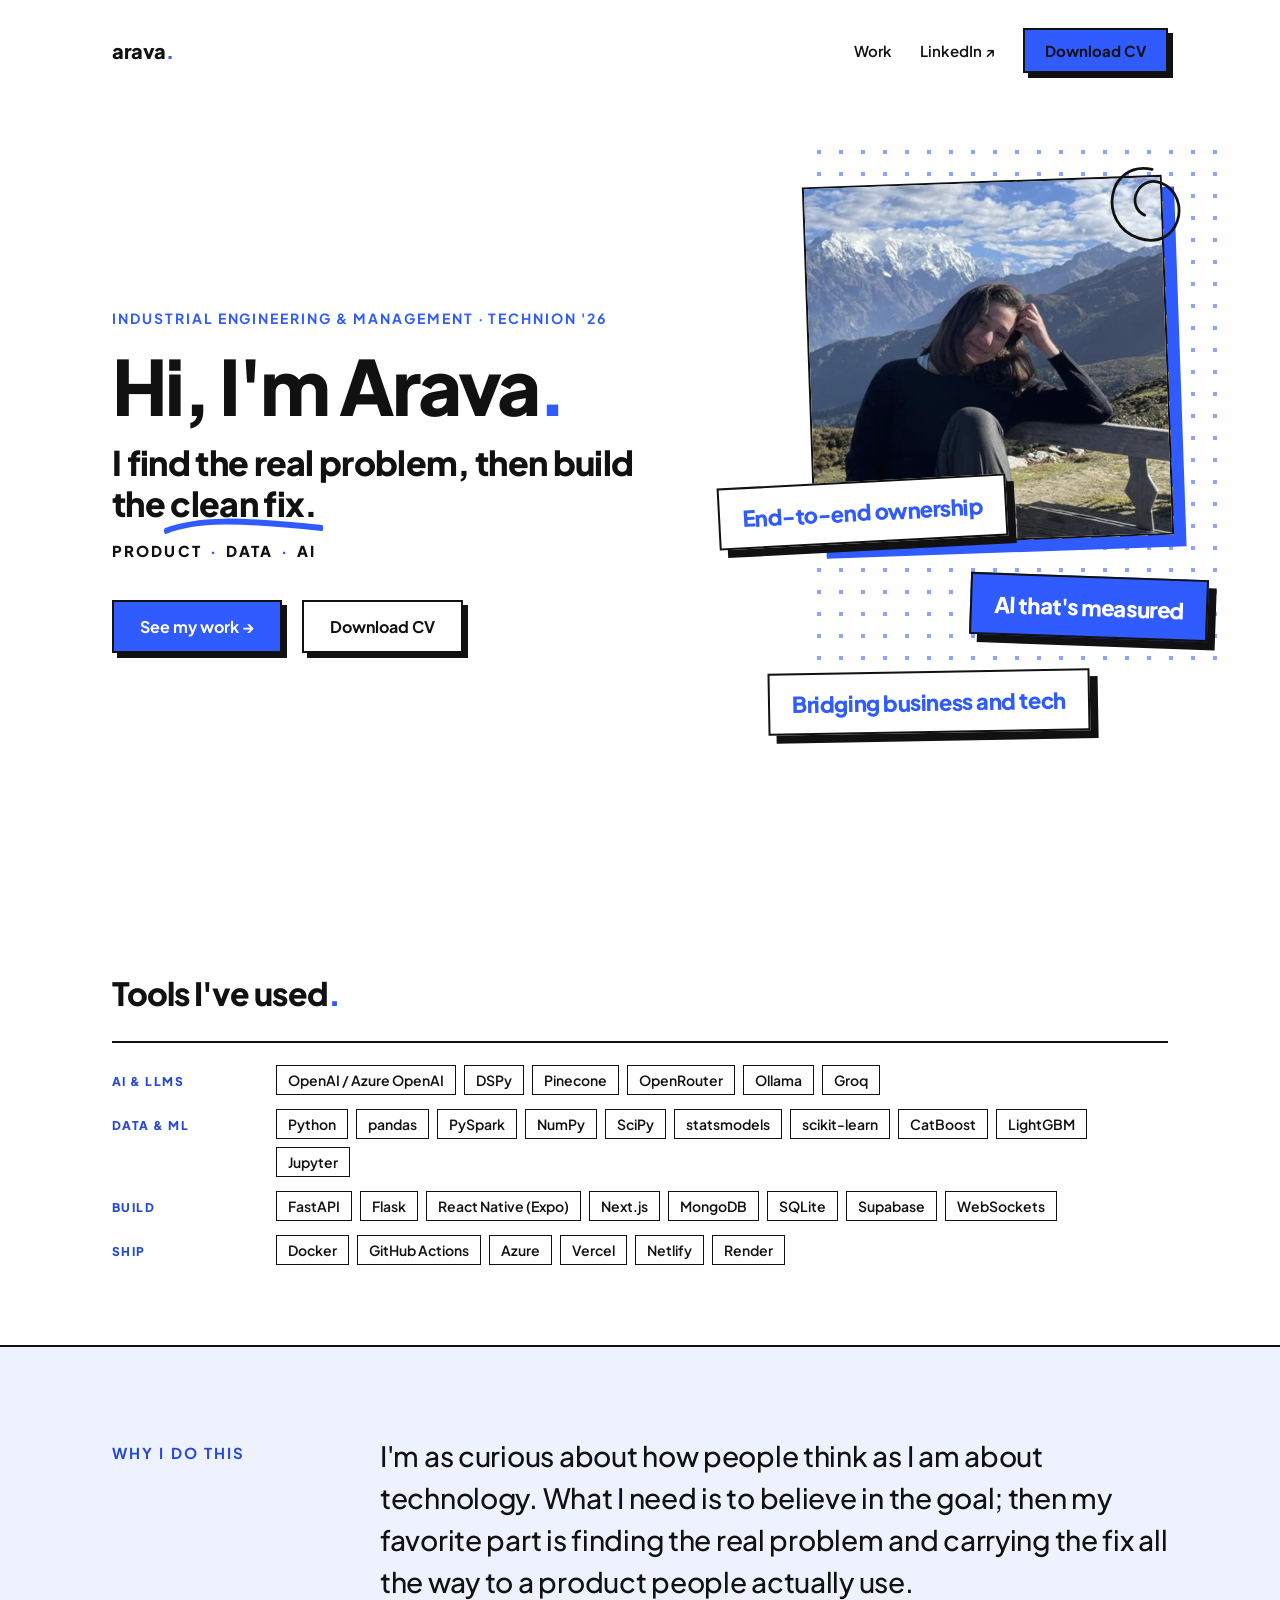
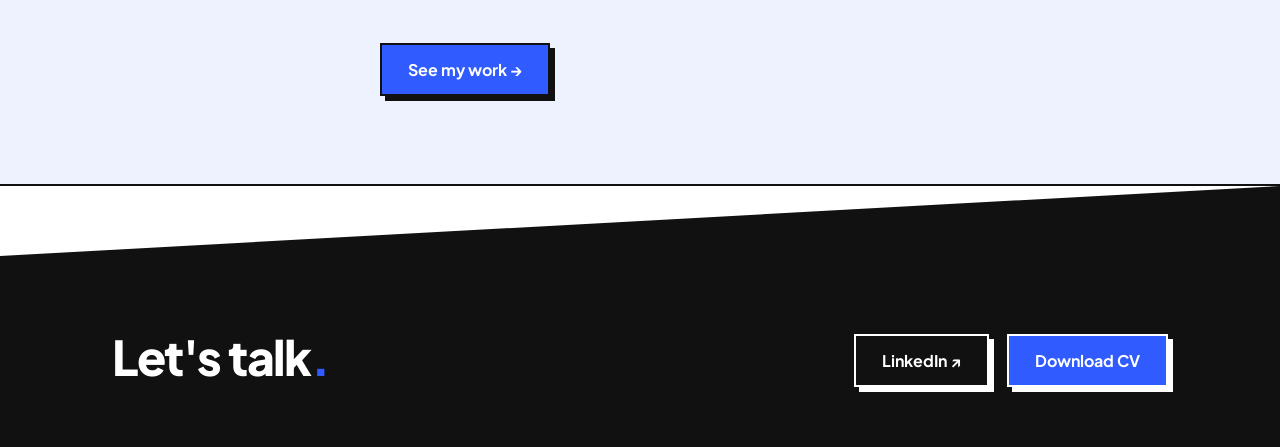
<file: index.html>
<!DOCTYPE html>
<html lang="en">
<head>
<meta charset="utf-8">
<meta name="viewport" content="width=device-width, initial-scale=1">
<title>Arava Gendelman</title>
<meta name="description" content="Arava Gendelman, Technion IE&M '26. I find the real problem, then build the clean fix. Product, data and AI.">
<meta property="og:title" content="Arava Gendelman">
<meta property="og:description" content="I find the real problem, then build the clean fix.">
<meta property="og:image" content="https://aravag2408.github.io/assets/img/og.png">
<link rel="icon" href="assets/favicon.svg" type="image/svg+xml">
<link rel="preconnect" href="https://fonts.googleapis.com">
<link rel="stylesheet" href="https://fonts.googleapis.com/css2?family=Plus+Jakarta+Sans:wght@400;500;600;700;800&display=swap">
<link rel="stylesheet" href="assets/style.css">
</head>
<body>
<div class="wrap">
  <nav>
    <a class="logo" href="index.html">arava<span>.</span></a>
    <div class="links"><a href="work.html">Work</a><a href="https://www.linkedin.com/in/arava-gendelman" target="_blank" rel="noopener">LinkedIn ↗</a><a class="btn" href="assets/cv.pdf" download>Download CV</a></div>
  </nav>

  <section class="hero">
    <div>
      <div class="eyebrow">Industrial Engineering &amp; Management · Technion '26</div>
      <h1>Hi, I'm Arava<span class="dot">.</span></h1>
      <p class="tagline">I find the real problem, then build the <span class="hl">clean fix.<svg viewBox="0 0 300 24" preserveAspectRatio="none" aria-hidden="true"><path d="M3 16 C 60 4, 140 4, 297 13" stroke="#2f5bff" stroke-width="6" fill="none" stroke-linecap="round"/></svg></span></p>
      <div class="disciplines">Product<span>·</span>Data<span>·</span>AI</div>
      <div class="cta"><a class="btn" href="work.html">See my work →</a><a class="btn ghost" href="assets/cv.pdf" download>Download CV</a></div>
    </div>
    <div class="stack">
      <img class="me" src="assets/img/arava.jpg" alt="Arava sitting on a wooden bench with snowy mountains behind her">
      <svg class="scribble" viewBox="0 0 120 120" aria-hidden="true"><path d="M70 20 C 20 10, 10 80, 55 95 C 100 110, 115 50, 80 35 C 55 25, 40 60, 62 70" stroke="#111" stroke-width="3" fill="none" stroke-linecap="round"/></svg>
      <a class="tile t1" href="work/sugarbuddy.html"><b>End-to-end ownership</b></a>
      <a class="tile t2" href="work/values-under-pressure.html"><b>AI that's measured</b></a>
      <a class="tile t3" href="work/achvalens.html"><b>Bridging business and tech</b></a>
    </div>
  </section>
</div>

<section class="build">
  <div class="wrap">
    <h2>Tools I've used<span>.</span></h2>
    <dl class="tools">
      <dt>AI &amp; LLMs</dt><dd><span>OpenAI / Azure OpenAI</span><span>DSPy</span><span>Pinecone</span><span>OpenRouter</span><span>Ollama</span><span>Groq</span></dd>
      <dt>Data &amp; ML</dt><dd><span>Python</span><span>pandas</span><span>PySpark</span><span>NumPy</span><span>SciPy</span><span>statsmodels</span><span>scikit-learn</span><span>CatBoost</span><span>LightGBM</span><span>Jupyter</span></dd>
      <dt>Build</dt><dd><span>FastAPI</span><span>Flask</span><span>React Native (Expo)</span><span>Next.js</span><span>MongoDB</span><span>SQLite</span><span>Supabase</span><span>WebSockets</span></dd>
      <dt>Ship</dt><dd><span>Docker</span><span>GitHub Actions</span><span>Azure</span><span>Vercel</span><span>Netlify</span><span>Render</span></dd>
    </dl>
  </div>
</section>

<section class="why">
  <div class="wrap">
    <h2>Why I do this</h2>
    <div>
      <p>I'm as curious about how people think as I am about technology. What I need is to believe in the goal; then my favorite part is finding the real problem and carrying the fix all the way to a product people actually use.</p>
      <div class="go"><a class="btn" href="work.html">See my work →</a></div>
    </div>
  </div>
</section>

<footer>
  <div class="wrap"><h2>Let's talk<span>.</span></h2><div class="foot-links"><a class="btn ghost" href="https://www.linkedin.com/in/arava-gendelman" target="_blank" rel="noopener">LinkedIn ↗</a><a class="btn" href="assets/cv.pdf" download>Download CV</a></div></div>
</footer>
</body>
</html>
</file>
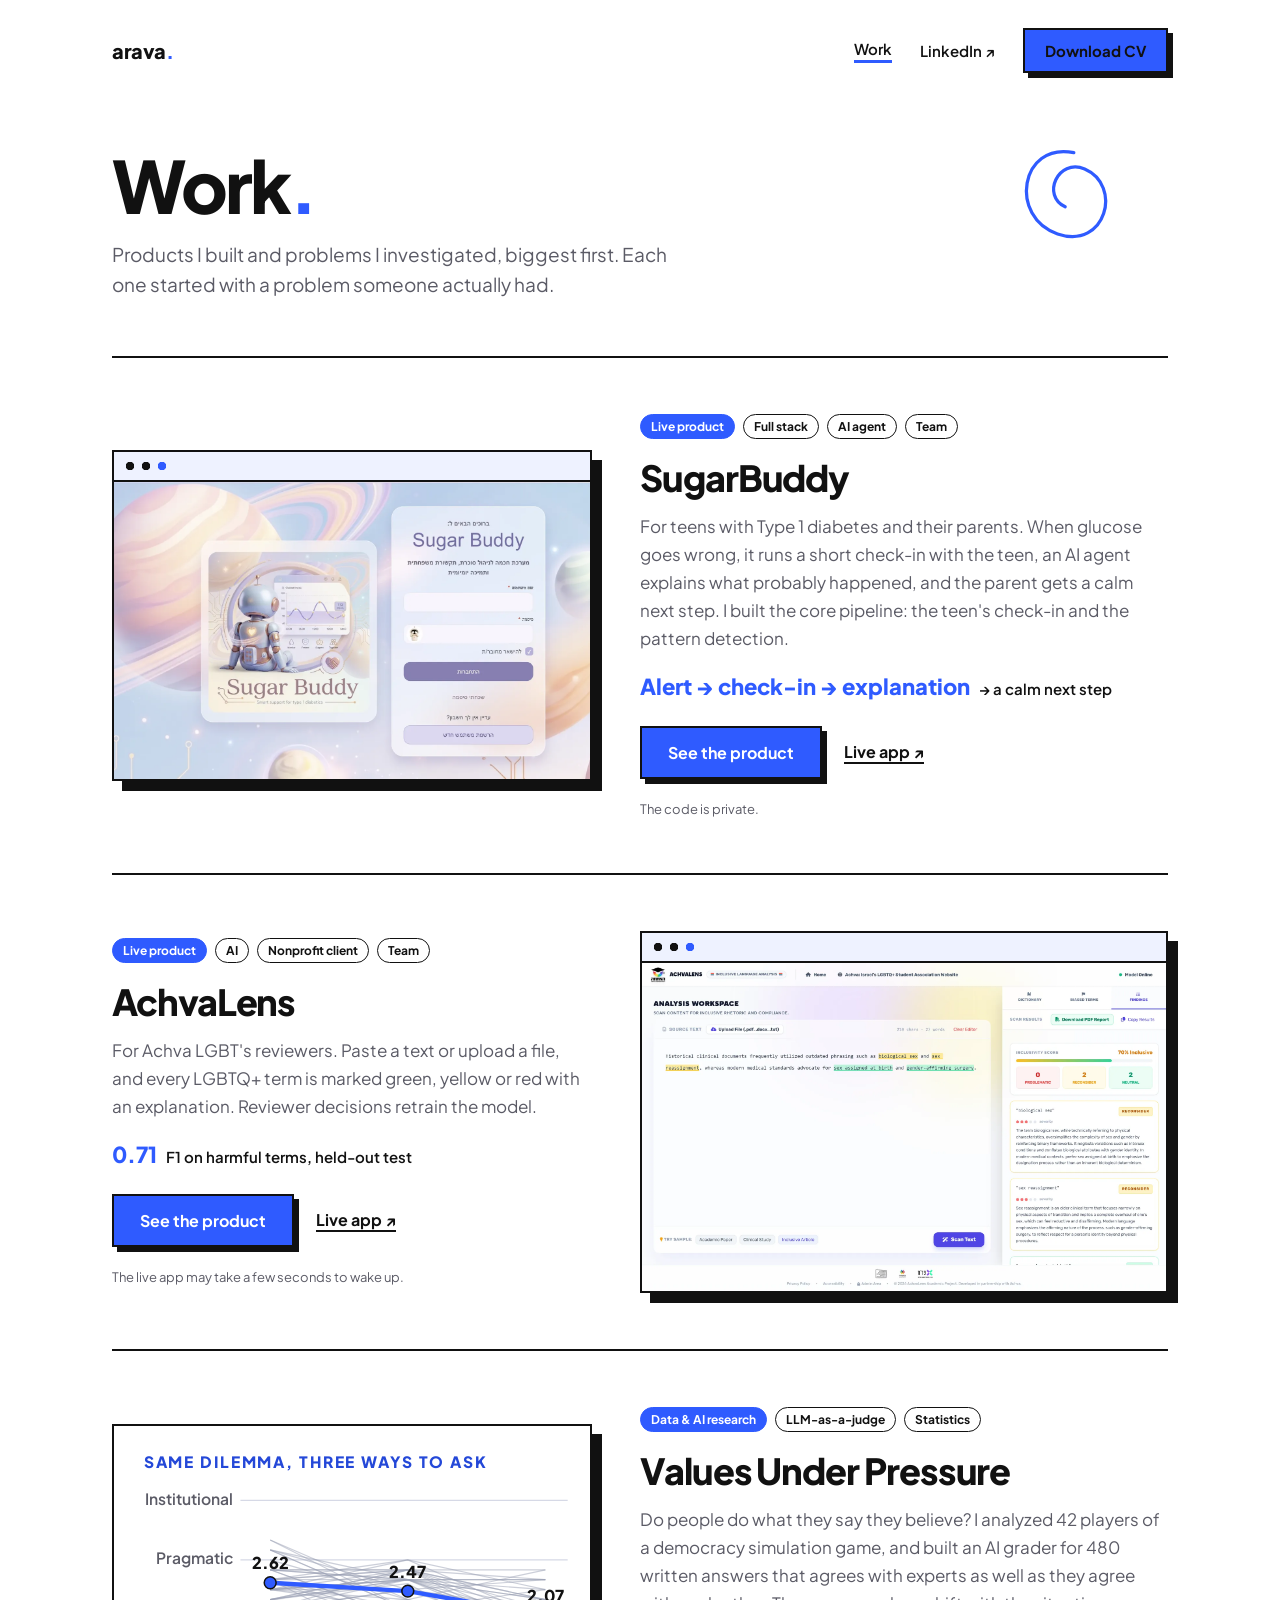
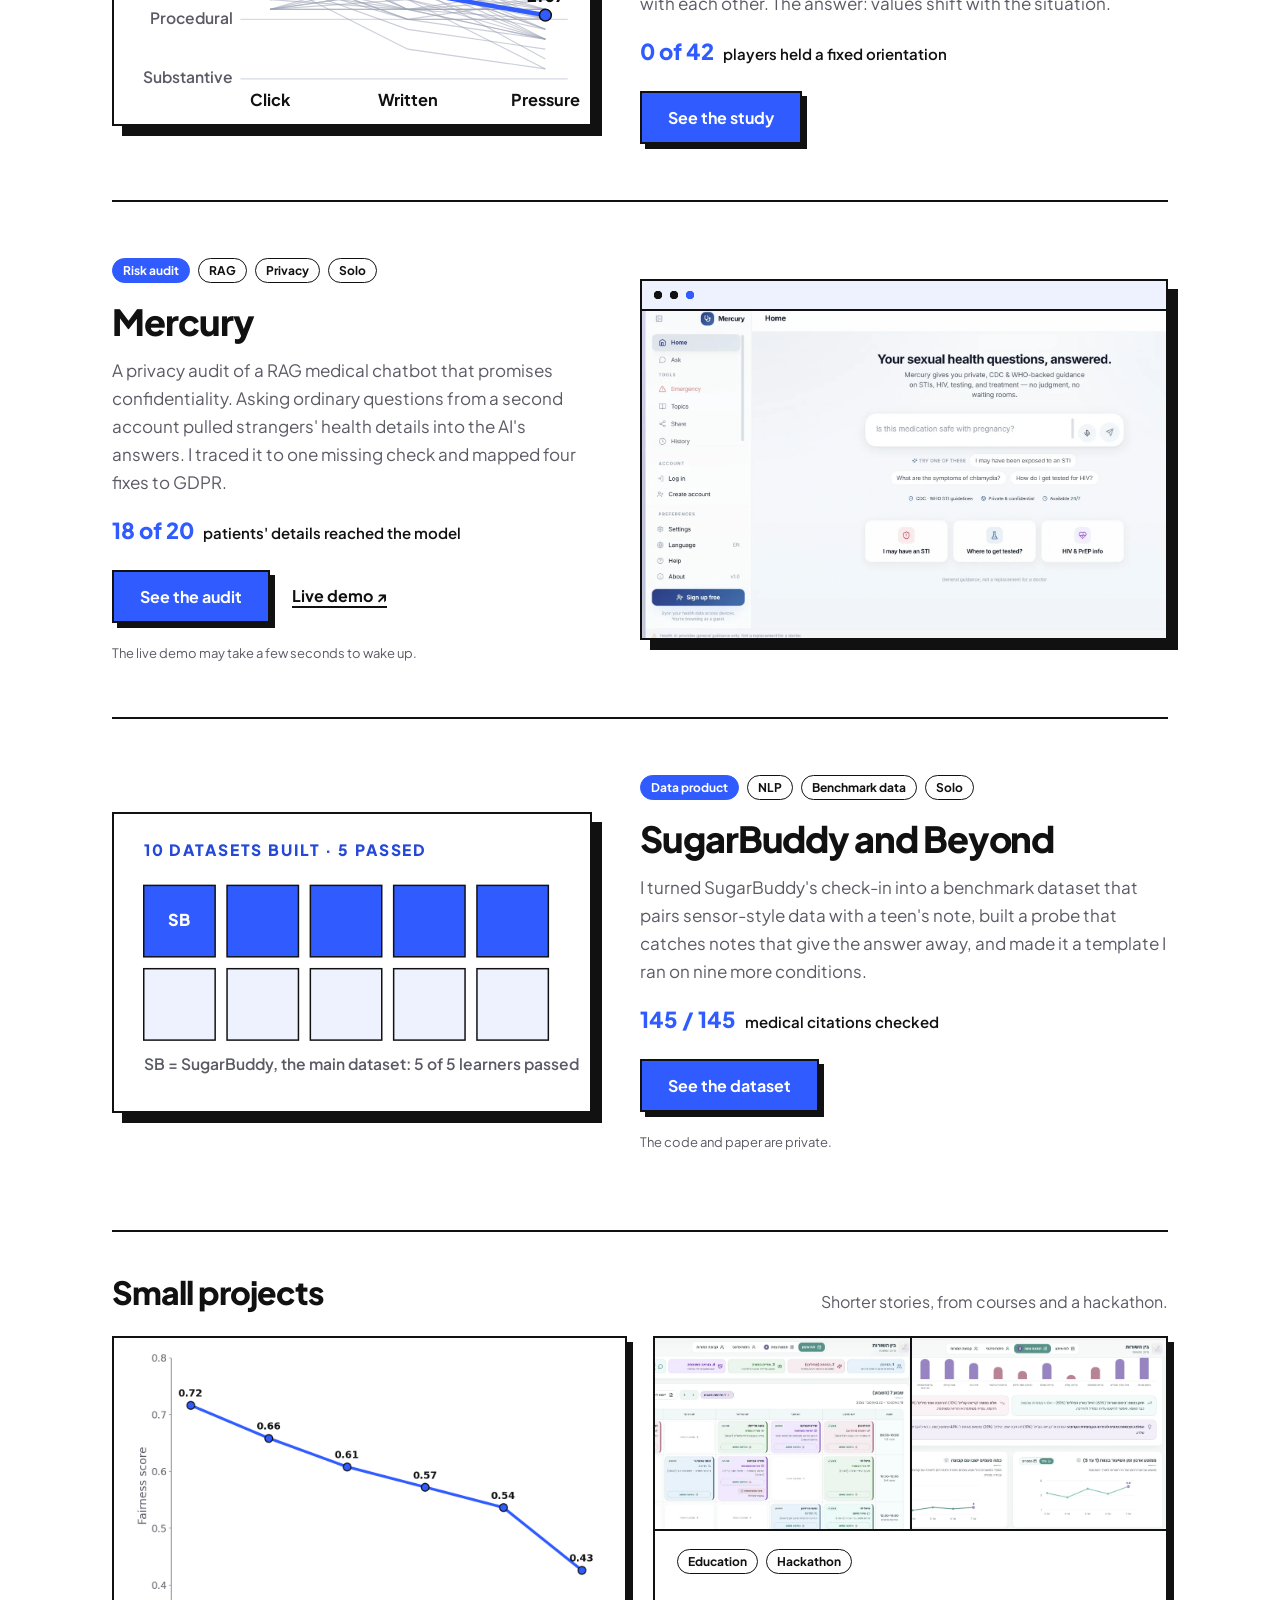
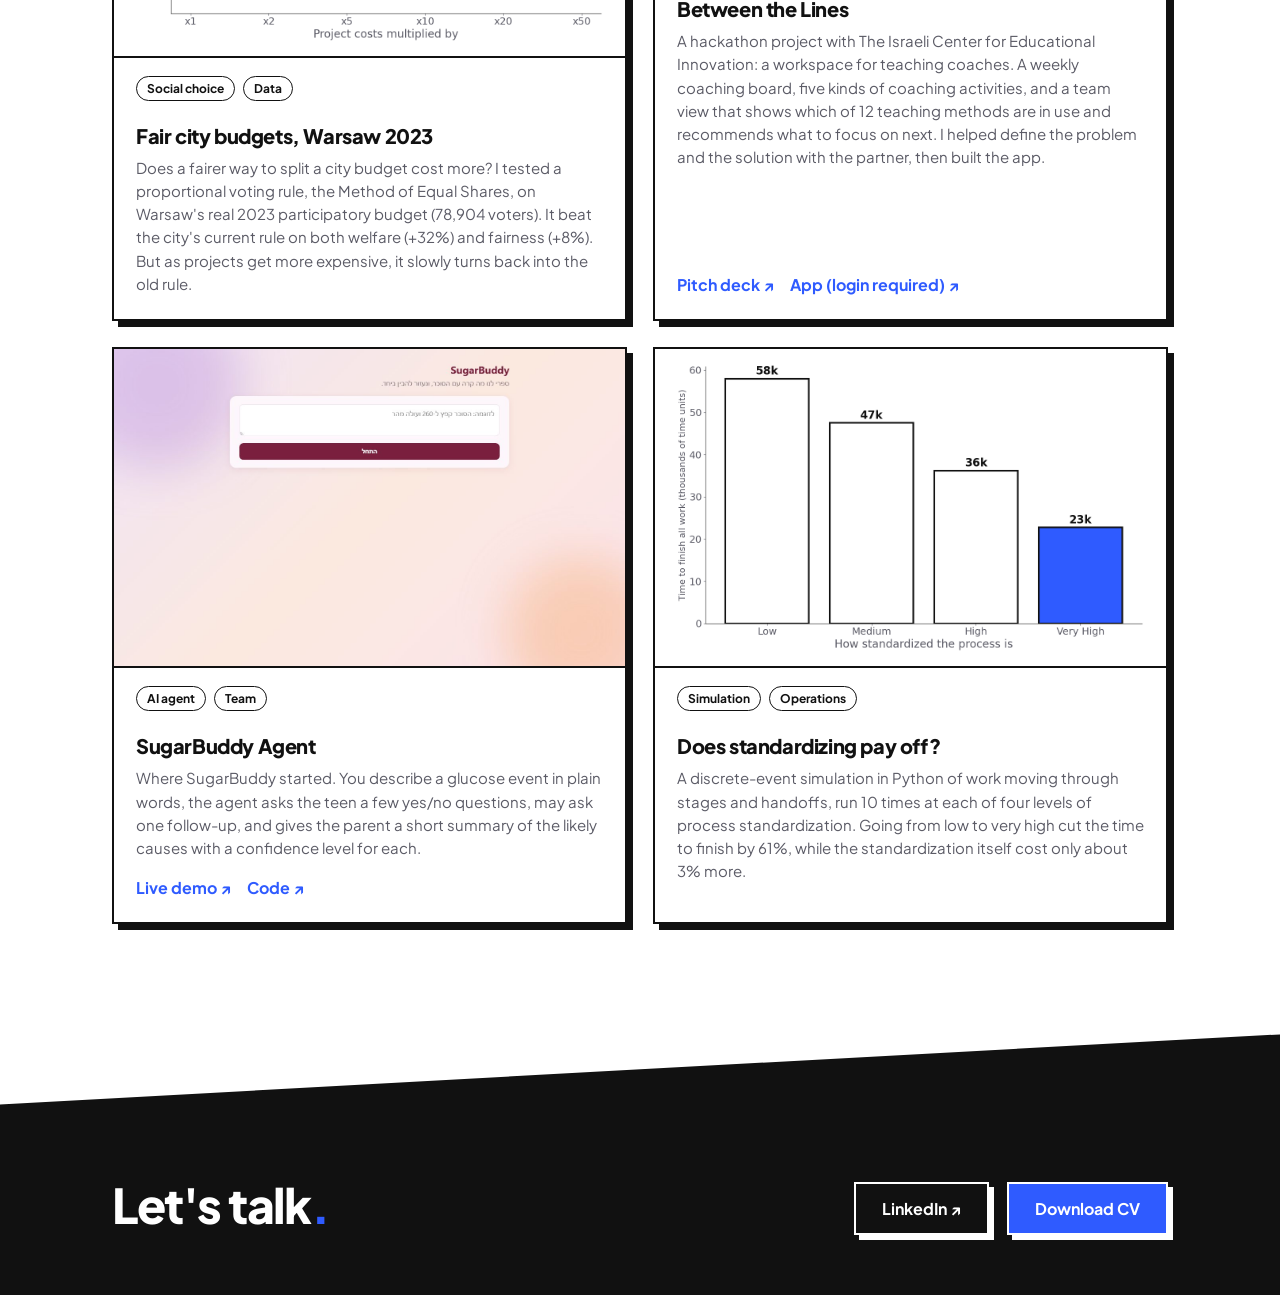
<file: work.html>
<!DOCTYPE html>
<html lang="en">
<head>
<meta charset="utf-8">
<meta name="viewport" content="width=device-width, initial-scale=1">
<title>Work · Arava Gendelman</title>
<meta name="description" content="Projects by Arava Gendelman: an AI scanner for a nonprofit, a chatbot privacy audit, research on how people decide, and more.">
<meta property="og:title" content="Work · Arava Gendelman">
<meta property="og:description" content="Things I've built and investigated. Each one started with a problem someone actually had.">
<meta property="og:image" content="https://aravag2408.github.io/assets/img/og.png">
<link rel="icon" href="assets/favicon.svg" type="image/svg+xml">
<link rel="preconnect" href="https://fonts.googleapis.com">
<link rel="stylesheet" href="https://fonts.googleapis.com/css2?family=Plus+Jakarta+Sans:wght@400;500;600;700;800&display=swap">
<link rel="stylesheet" href="assets/style.css">
</head>
<body>
<div class="wrap">
  <nav>
    <a class="logo" href="index.html">arava<span>.</span></a>
    <div class="links"><a class="on" href="work.html">Work</a><a href="https://www.linkedin.com/in/arava-gendelman" target="_blank" rel="noopener">LinkedIn ↗</a><a class="btn" href="assets/cv.pdf" download>Download CV</a></div>
  </nav>

  <header class="page">
    <svg class="scribble" viewBox="0 0 120 120" aria-hidden="true"><path d="M70 20 C 20 10, 10 80, 55 95 C 100 110, 115 50, 80 35 C 55 25, 40 60, 62 70" stroke="#2f5bff" stroke-width="3" fill="none" stroke-linecap="round"/></svg>
    <h1>Work<span>.</span></h1>
    <p>Products I built and problems I investigated, biggest first. Each one started with a problem someone actually had.</p>
  </header>

  <section class="project">
    <div class="visual frame-browser"><img src="assets/img/sb-hero.webp" alt="SugarBuddy's sign-in screen with the app's robot mascot and a glucose chart"></div>
    <div>
      <div class="meta"><span class="tag b">Live product</span><span class="tag">Full stack</span><span class="tag">AI agent</span><span class="tag">Team</span></div>
      <h2>SugarBuddy</h2>
      <p>For teens with Type 1 diabetes and their parents. When glucose goes wrong, it runs a short check-in with the teen, an AI agent explains what probably happened, and the parent gets a calm next step. I built the core pipeline: the teen's check-in and the pattern detection.</p>
      <div class="num"><b>Alert → check-in → explanation</b> → a calm next step</div>
      <div class="actions"><a class="btn" href="work/sugarbuddy.html">See the product</a><a class="t" href="https://sugarbuddy.netlify.app" target="_blank" rel="noopener">Live app ↗</a><small>The code is private.</small></div>
    </div>
  </section>

  <section class="project flip">
    <div class="visual frame-browser"><img src="assets/img/al-scan.webp" alt="The AchvaLens scanner with outdated terms highlighted yellow, modern terms green, and a 70% inclusivity score"></div>
    <div>
      <div class="meta"><span class="tag b">Live product</span><span class="tag">AI</span><span class="tag">Nonprofit client</span><span class="tag">Team</span></div>
      <h2>AchvaLens</h2>
      <p>For Achva LGBT's reviewers. Paste a text or upload a file, and every LGBTQ+ term is marked green, yellow or red with an explanation. Reviewer decisions retrain the model.</p>
      <div class="num"><b>0.71</b> F1 on harmful terms, held-out test</div>
      <div class="actions"><a class="btn" href="work/achvalens.html">See the product</a><a class="t" href="https://achvalens-b7f0htgxhyc7fsbt.israelcentral-01.azurewebsites.net/app" target="_blank" rel="noopener">Live app ↗</a><small>The live app may take a few seconds to wake up.</small></div>
    </div>
  </section>

  <section class="project">
    <div class="visual card-chart"><svg viewBox="0 0 640 400" role="img" aria-label="Average justice orientation of each of 42 players across three rounds: a quick click, a written reason, and a reply under pressure. The average falls from 2.62 to 2.47 to 2.07, toward the substantive end; 34 of 42 players end lower under pressure.">
<text class="eyebrow-t" x="40" y="56">Same dilemma, three ways to ask</text>
<line x1="170" x2="610" y1="100.0" y2="100.0" stroke="#d6d9e6" stroke-width="1.5"/>
<text class="muted" x="160" y="106.0" text-anchor="end">Institutional</text>
<line x1="170" x2="610" y1="180.0" y2="180.0" stroke="#d6d9e6" stroke-width="1.5"/>
<text class="muted" x="160" y="186.0" text-anchor="end">Pragmatic</text>
<line x1="170" x2="610" y1="260.0" y2="260.0" stroke="#d6d9e6" stroke-width="1.5"/>
<text class="muted" x="160" y="266.0" text-anchor="end">Procedural</text>
<line x1="170" x2="610" y1="340.0" y2="340.0" stroke="#d6d9e6" stroke-width="1.5"/>
<text class="muted" x="160" y="346.0" text-anchor="end">Substantive</text>
<polyline points="210.0,193.4 395.0,193.4 580.0,233.4" fill="none" stroke="#9aa0b4" stroke-opacity=".5" stroke-width="1.5"/>
<polyline points="210.0,246.6 395.0,206.6 580.0,206.6" fill="none" stroke="#9aa0b4" stroke-opacity=".5" stroke-width="1.5"/>
<polyline points="210.0,193.4 395.0,206.6 580.0,220.0" fill="none" stroke="#9aa0b4" stroke-opacity=".5" stroke-width="1.5"/>
<polyline points="210.0,246.6 395.0,246.6 580.0,233.4" fill="none" stroke="#9aa0b4" stroke-opacity=".5" stroke-width="1.5"/>
<polyline points="210.0,206.6 395.0,273.4 580.0,300.0" fill="none" stroke="#9aa0b4" stroke-opacity=".5" stroke-width="1.5"/>
<polyline points="210.0,233.4 395.0,206.6 580.0,260.0" fill="none" stroke="#9aa0b4" stroke-opacity=".5" stroke-width="1.5"/>
<polyline points="210.0,220.0 395.0,246.6 580.0,286.6" fill="none" stroke="#9aa0b4" stroke-opacity=".5" stroke-width="1.5"/>
<polyline points="210.0,206.6 395.0,260.0 580.0,260.0" fill="none" stroke="#9aa0b4" stroke-opacity=".5" stroke-width="1.5"/>
<polyline points="210.0,233.4 395.0,193.4 580.0,233.4" fill="none" stroke="#9aa0b4" stroke-opacity=".5" stroke-width="1.5"/>
<polyline points="210.0,206.6 395.0,180.0 580.0,220.0" fill="none" stroke="#9aa0b4" stroke-opacity=".5" stroke-width="1.5"/>
<polyline points="210.0,180.0 395.0,233.4 580.0,193.4" fill="none" stroke="#9aa0b4" stroke-opacity=".5" stroke-width="1.5"/>
<polyline points="210.0,166.6 395.0,206.6 580.0,273.4" fill="none" stroke="#9aa0b4" stroke-opacity=".5" stroke-width="1.5"/>
<polyline points="210.0,220.0 395.0,180.0 580.0,260.0" fill="none" stroke="#9aa0b4" stroke-opacity=".5" stroke-width="1.5"/>
<polyline points="210.0,166.6 395.0,220.0 580.0,246.6" fill="none" stroke="#9aa0b4" stroke-opacity=".5" stroke-width="1.5"/>
<polyline points="210.0,206.6 395.0,246.6 580.0,246.6" fill="none" stroke="#9aa0b4" stroke-opacity=".5" stroke-width="1.5"/>
<polyline points="210.0,246.6 395.0,193.4 580.0,206.6" fill="none" stroke="#9aa0b4" stroke-opacity=".5" stroke-width="1.5"/>
<polyline points="210.0,193.4 395.0,206.6 580.0,273.4" fill="none" stroke="#9aa0b4" stroke-opacity=".5" stroke-width="1.5"/>
<polyline points="210.0,206.6 395.0,193.4 580.0,193.4" fill="none" stroke="#9aa0b4" stroke-opacity=".5" stroke-width="1.5"/>
<polyline points="210.0,246.6 395.0,233.4 580.0,326.6" fill="none" stroke="#9aa0b4" stroke-opacity=".5" stroke-width="1.5"/>
<polyline points="210.0,220.0 395.0,220.0 580.0,206.6" fill="none" stroke="#9aa0b4" stroke-opacity=".5" stroke-width="1.5"/>
<polyline points="210.0,193.4 395.0,193.4 580.0,273.4" fill="none" stroke="#9aa0b4" stroke-opacity=".5" stroke-width="1.5"/>
<polyline points="210.0,220.0 395.0,206.6 580.0,246.6" fill="none" stroke="#9aa0b4" stroke-opacity=".5" stroke-width="1.5"/>
<polyline points="210.0,233.4 395.0,193.4 580.0,286.6" fill="none" stroke="#9aa0b4" stroke-opacity=".5" stroke-width="1.5"/>
<polyline points="210.0,246.6 395.0,220.0 580.0,286.6" fill="none" stroke="#9aa0b4" stroke-opacity=".5" stroke-width="1.5"/>
<polyline points="210.0,206.6 395.0,193.4 580.0,246.6" fill="none" stroke="#9aa0b4" stroke-opacity=".5" stroke-width="1.5"/>
<polyline points="210.0,233.4 395.0,212.0 580.0,313.4" fill="none" stroke="#9aa0b4" stroke-opacity=".5" stroke-width="1.5"/>
<polyline points="210.0,233.4 395.0,246.6 580.0,246.6" fill="none" stroke="#9aa0b4" stroke-opacity=".5" stroke-width="1.5"/>
<polyline points="210.0,206.6 395.0,206.6 580.0,286.6" fill="none" stroke="#9aa0b4" stroke-opacity=".5" stroke-width="1.5"/>
<polyline points="210.0,220.0 395.0,206.6 580.0,233.4" fill="none" stroke="#9aa0b4" stroke-opacity=".5" stroke-width="1.5"/>
<polyline points="210.0,206.6 395.0,300.0 580.0,326.6" fill="none" stroke="#9aa0b4" stroke-opacity=".5" stroke-width="1.5"/>
<polyline points="210.0,166.6 395.0,246.6 580.0,246.6" fill="none" stroke="#9aa0b4" stroke-opacity=".5" stroke-width="1.5"/>
<polyline points="210.0,193.4 395.0,260.0 580.0,233.4" fill="none" stroke="#9aa0b4" stroke-opacity=".5" stroke-width="1.5"/>
<polyline points="210.0,153.4 395.0,233.4 580.0,273.4" fill="none" stroke="#9aa0b4" stroke-opacity=".5" stroke-width="1.5"/>
<polyline points="210.0,220.0 395.0,206.6 580.0,206.6" fill="none" stroke="#9aa0b4" stroke-opacity=".5" stroke-width="1.5"/>
<polyline points="210.0,193.4 395.0,260.0 580.0,286.6" fill="none" stroke="#9aa0b4" stroke-opacity=".5" stroke-width="1.5"/>
<polyline points="210.0,246.6 395.0,246.6 580.0,260.0" fill="none" stroke="#9aa0b4" stroke-opacity=".5" stroke-width="1.5"/>
<polyline points="210.0,220.0 395.0,233.4 580.0,286.6" fill="none" stroke="#9aa0b4" stroke-opacity=".5" stroke-width="1.5"/>
<polyline points="210.0,246.6 395.0,220.0 580.0,260.0" fill="none" stroke="#9aa0b4" stroke-opacity=".5" stroke-width="1.5"/>
<polyline points="210.0,233.4 395.0,206.6 580.0,233.4" fill="none" stroke="#9aa0b4" stroke-opacity=".5" stroke-width="1.5"/>
<polyline points="210.0,220.0 395.0,193.4 580.0,260.0" fill="none" stroke="#9aa0b4" stroke-opacity=".5" stroke-width="1.5"/>
<polyline points="210.0,153.4 395.0,246.6 580.0,220.0" fill="none" stroke="#9aa0b4" stroke-opacity=".5" stroke-width="1.5"/>
<polyline points="210.0,166.6 395.0,246.6 580.0,286.6" fill="none" stroke="#9aa0b4" stroke-opacity=".5" stroke-width="1.5"/>
<polyline points="210.0,210.8 395.0,222.0 580.0,254.3" fill="none" stroke="#2f5bff" stroke-width="6" stroke-linejoin="round"/>
<circle cx="210.0" cy="210.8" r="8" fill="#2f5bff" stroke="#111" stroke-width="2"/>
<text class="val" x="210.0" y="192.8" text-anchor="middle">2.62</text>
<circle cx="395.0" cy="222.0" r="8" fill="#2f5bff" stroke="#111" stroke-width="2"/>
<text class="val" x="395.0" y="204.0" text-anchor="middle">2.47</text>
<circle cx="580.0" cy="254.3" r="8" fill="#2f5bff" stroke="#111" stroke-width="2"/>
<text class="val" x="580.0" y="236.3" text-anchor="middle">2.07</text>
<text class="lbl" x="210.0" y="376" text-anchor="middle">Click</text>
<text class="lbl" x="395.0" y="376" text-anchor="middle">Written</text>
<text class="lbl" x="580.0" y="376" text-anchor="middle">Pressure</text>
</svg></div>
    <div>
      <div class="meta"><span class="tag b">Data &amp; AI research</span><span class="tag">LLM-as-a-judge</span><span class="tag">Statistics</span></div>
      <h2>Values Under Pressure</h2>
      <p>Do people do what they say they believe? I analyzed 42 players of a democracy simulation game, and built an AI grader for 480 written answers that agrees with experts as well as they agree with each other. The answer: values shift with the situation.</p>
      <div class="num"><b>0 of 42</b> players held a fixed orientation</div>
      <div class="actions"><a class="btn" href="work/values-under-pressure.html">See the study</a></div>
    </div>
  </section>

  <section class="project flip">
    <div class="visual frame-browser"><img src="assets/img/mercury-home.webp" alt="Mercury's home screen, promising private and confidential answers to sexual-health questions"></div>
    <div>
      <div class="meta"><span class="tag b">Risk audit</span><span class="tag">RAG</span><span class="tag">Privacy</span><span class="tag">Solo</span></div>
      <h2>Mercury</h2>
      <p>A privacy audit of a RAG medical chatbot that promises confidentiality. Asking ordinary questions from a second account pulled strangers' health details into the AI's answers. I traced it to one missing check and mapped four fixes to GDPR.</p>
      <div class="num"><b>18 of 20</b> patients' details reached the model</div>
      <div class="actions"><a class="btn" href="work/mercury.html">See the audit</a><a class="t" href="https://mercury-audit.onrender.com/" target="_blank" rel="noopener">Live demo ↗</a><small>The live demo may take a few seconds to wake up.</small></div>
    </div>
  </section>

  <section class="project">
    <div class="visual card-chart"><svg viewBox="0 0 640 400" role="img" aria-label="Ten benchmark datasets built, five passed the full curation criteria, SugarBuddy among them.">
      <text class="eyebrow-t" x="40" y="56">10 datasets built · 5 passed</text>
      <rect class="bar" x="40" y="96" width="96" height="96"/><rect class="bar" x="152" y="96" width="96" height="96"/><rect class="bar" x="264" y="96" width="96" height="96"/><rect class="bar" x="376" y="96" width="96" height="96"/><rect class="bar" x="488" y="96" width="96" height="96"/>
      <rect class="bar ghost" x="40" y="208" width="96" height="96"/><rect class="bar ghost" x="152" y="208" width="96" height="96"/><rect class="bar ghost" x="264" y="208" width="96" height="96"/><rect class="bar ghost" x="376" y="208" width="96" height="96"/><rect class="bar ghost" x="488" y="208" width="96" height="96"/>
      <text class="val on-blue" x="88" y="150" text-anchor="middle">SB</text>
      <text class="muted" x="40" y="344">SB = SugarBuddy, the main dataset: 5 of 5 learners passed</text>
    </svg></div>
    <div>
      <div class="meta"><span class="tag b">Data product</span><span class="tag">NLP</span><span class="tag">Benchmark data</span><span class="tag">Solo</span></div>
      <h2>SugarBuddy and Beyond</h2>
      <p>I turned SugarBuddy's check-in into a benchmark dataset that pairs sensor-style data with a teen's note, built a probe that catches notes that give the answer away, and made it a template I ran on nine more conditions.</p>
      <div class="num"><b>145 / 145</b> medical citations checked</div>
      <div class="actions"><a class="btn" href="work/sugarbuddy-and-beyond.html">See the dataset</a><small>The code and paper are private.</small></div>
    </div>
  </section>

  <div class="more-h"><h2>Small projects</h2><p>Shorter stories, from courses and a hackathon.</p></div>
  <div class="small-grid">
    <div class="sm">
      <img class="sm-img fit" src="assets/img/pb-fairness.png" alt="Line chart: the fairness score falls from 0.72 to 0.43 as project costs are multiplied up to 50 times" loading="lazy">
      <div class="meta"><span class="tag">Social choice</span><span class="tag">Data</span></div>
      <h3>Fair city budgets, Warsaw 2023</h3>
      <p>Does a fairer way to split a city budget cost more? I tested a proportional voting rule, the Method of Equal Shares, on Warsaw's real 2023 participatory budget (78,904 voters). It beat the city's current rule on both welfare (+32%) and fairness (+8%). But as projects get more expensive, it slowly turns back into the old rule.</p>
    </div>
    <div class="sm">
      <div class="sm-duo"><img src="assets/img/btl-board.webp" alt="Between the Lines: a coach's weekly coaching board" loading="lazy"><img src="assets/img/btl-team.webp" alt="Between the Lines: team view with usage of 12 teaching methods and a recommendation" loading="lazy"></div>
      <div class="meta"><span class="tag">Education</span><span class="tag">Hackathon</span></div>
      <h3>Between the Lines</h3>
      <p>A hackathon project with The Israeli Center for Educational Innovation: a workspace for teaching coaches. A weekly coaching board, five kinds of coaching activities, and a team view that shows which of 12 teaching methods are in use and recommends what to focus on next. I helped define the problem and the solution with the partner, then built the app.</p>
      <div class="sm-links"><a href="https://canva.link/tpksz03aqaskej8" target="_blank" rel="noopener">Pitch deck ↗</a><a href="https://teach-between-lines.base44.app" target="_blank" rel="noopener">App (login required) ↗</a></div>
    </div>
    <div class="sm">
      <img class="sm-img" src="assets/img/agent.jpg" alt="The SugarBuddy Agent: a text box where a parent describes a glucose event" loading="lazy">
      <div class="meta"><span class="tag">AI agent</span><span class="tag">Team</span></div>
      <h3>SugarBuddy Agent</h3>
      <p>Where SugarBuddy started. You describe a glucose event in plain words, the agent asks the teen a few yes/no questions, may ask one follow-up, and gives the parent a short summary of the likely causes with a confidence level for each.</p>
      <div class="sm-links"><a href="https://suger-buddy-agent.vercel.app" target="_blank" rel="noopener">Live demo ↗</a><a href="https://github.com/Aravag2408/SugerBuddy_Agent" target="_blank" rel="noopener">Code ↗</a></div>
    </div>
    <div class="sm">
      <img class="sm-img fit" src="assets/img/sim-time.png" alt="Bar chart: time to finish all work falls from 58 thousand to 23 thousand time units as standardization goes from low to very high" loading="lazy">
      <div class="meta"><span class="tag">Simulation</span><span class="tag">Operations</span></div>
      <h3>Does standardizing pay off?</h3>
      <p>A discrete-event simulation in Python of work moving through stages and handoffs, run 10 times at each of four levels of process standardization. Going from low to very high cut the time to finish by 61%, while the standardization itself cost only about 3% more.</p>
    </div>
  </div></div>

<footer>
  <div class="wrap"><h2>Let's talk<span>.</span></h2><div class="foot-links"><a class="btn ghost" href="https://www.linkedin.com/in/arava-gendelman" target="_blank" rel="noopener">LinkedIn ↗</a><a class="btn" href="assets/cv.pdf" download>Download CV</a></div></div>
</footer>
</body>
</html>
</file>
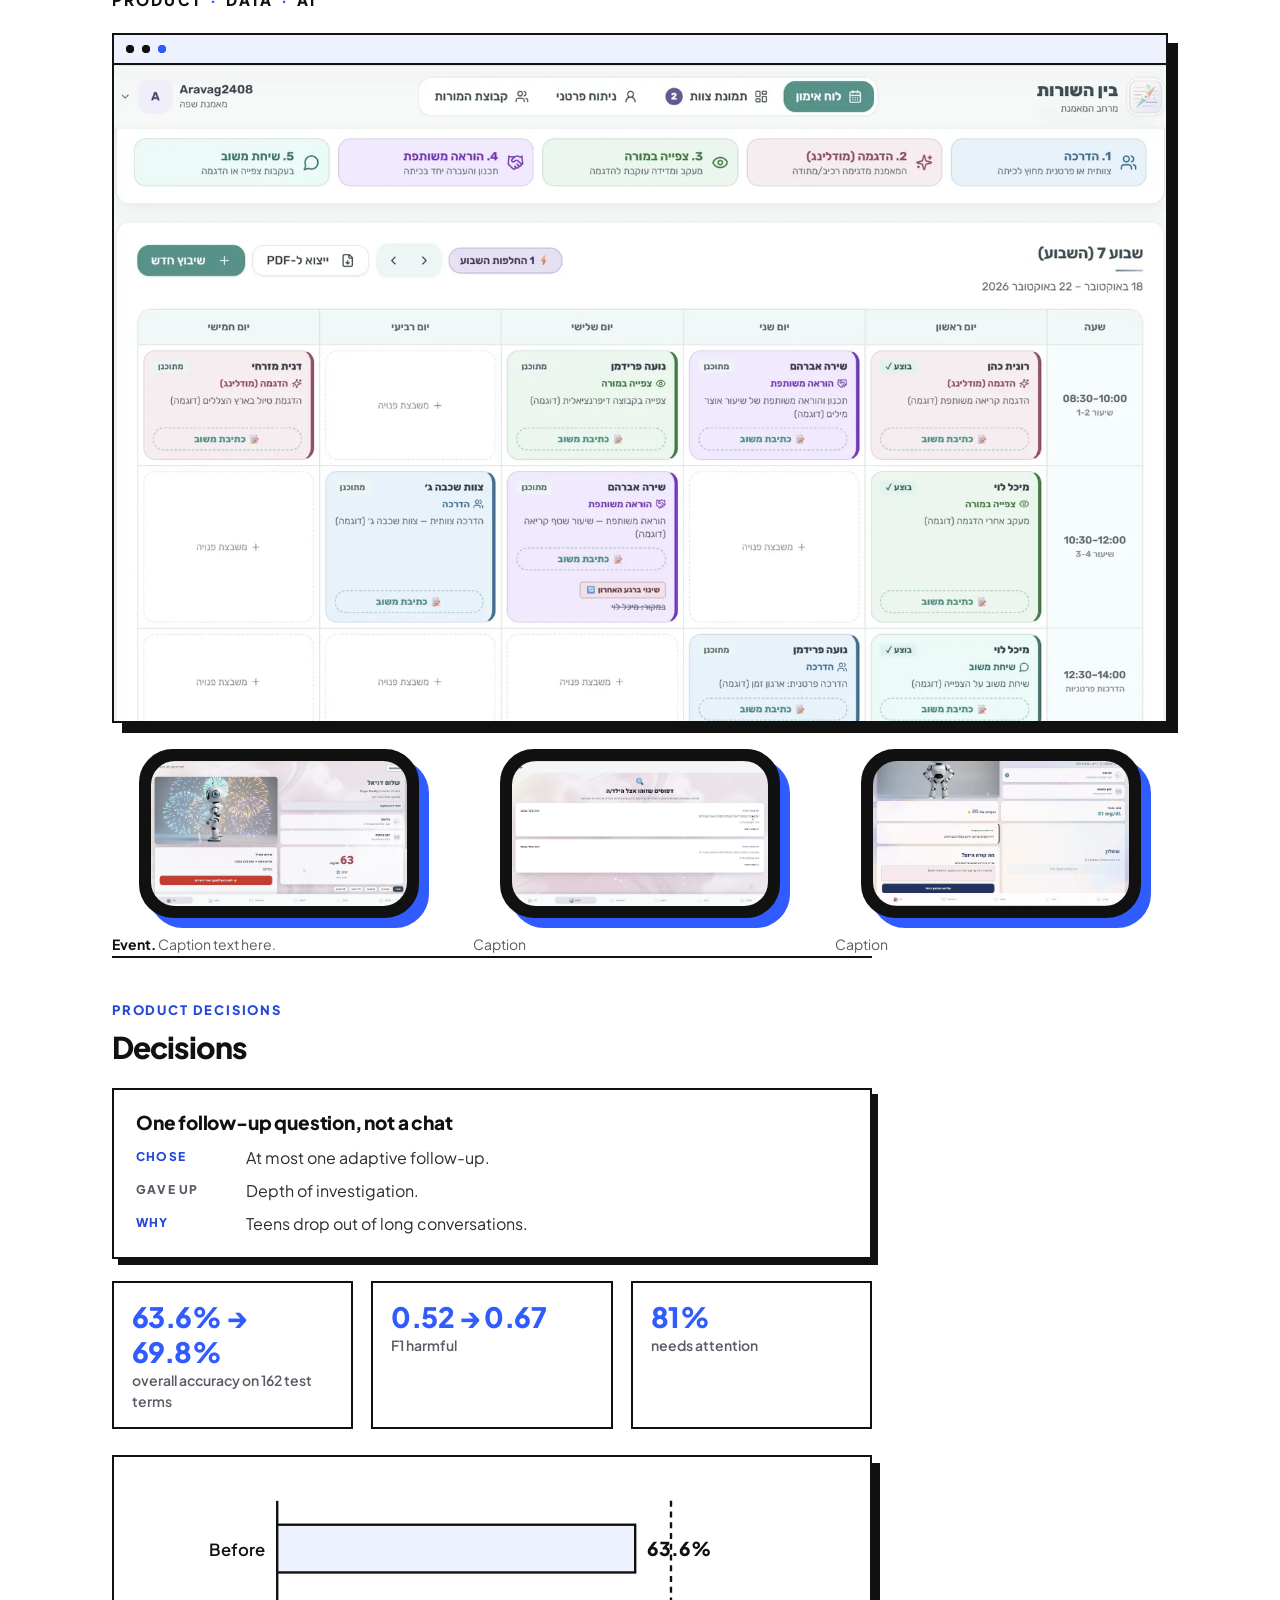
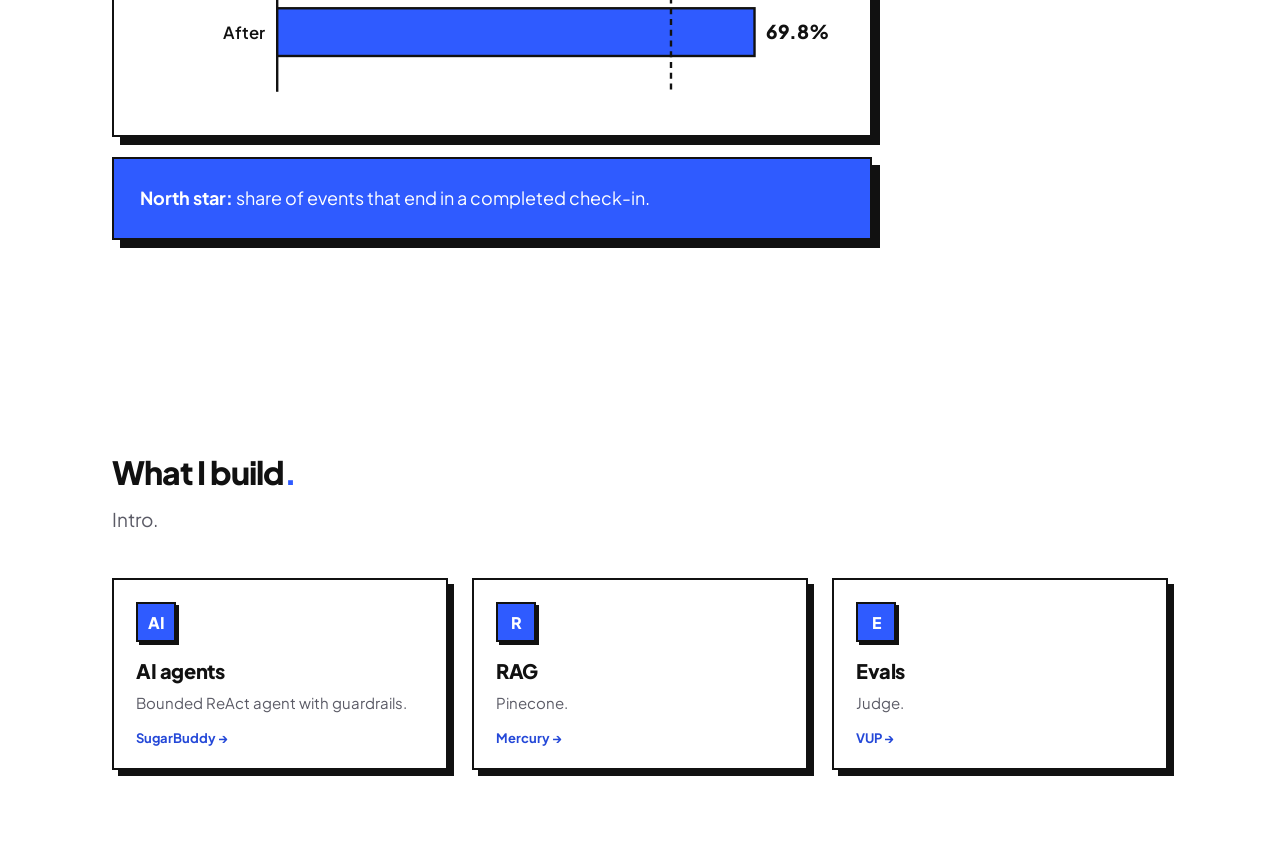
<file: tools/components.html>
<!DOCTYPE html>
<html lang="en"><head><meta charset="utf-8"><meta name="viewport" content="width=device-width, initial-scale=1">
<title>Components</title>
<link rel="stylesheet" href="https://fonts.googleapis.com/css2?family=Plus+Jakarta+Sans:wght@400;500;600;700;800&display=swap">
<link rel="stylesheet" href="../assets/style.css"></head>
<body><div class="wrap">
<div class="disciplines">Product<span>·</span>Data<span>·</span>AI</div>
<div class="frame-browser"><img src="../assets/img/btl-board.webp" alt="board"></div>
<div class="phones">
  <figure><div class="frame-phone"><img src="../assets/img/sb-event.jpg" alt="event"></div><figcaption><b>Event.</b> Caption text here.</figcaption></figure>
  <figure><div class="frame-phone"><img src="../assets/img/sb-patterns.jpg" alt="patterns"></div><figcaption>Caption</figcaption></figure>
  <figure><div class="frame-phone"><img src="../assets/img/sb-daily.jpg" alt="daily"></div><figcaption>Caption</figcaption></figure>
</div>
<div class="cs-body">
<section id="decisions"><div class="eyebrow-s">Product decisions</div><h2>Decisions</h2>
<div class="decisions"><div class="decision"><h3>One follow-up question, not a chat</h3><dl><dt>Chose</dt><dd>At most one adaptive follow-up.</dd><dt class="gave">Gave up</dt><dd>Depth of investigation.</dd><dt>Why</dt><dd>Teens drop out of long conversations.</dd></dl></div></div>
<div class="stat-row"><div><b>63.6% → 69.8%</b><span>overall accuracy on 162 test terms</span></div><div><b>0.52 → 0.67</b><span>F1 harmful</span></div><div><b>81%</b><span>needs attention</span></div></div>
<div class="chart"><svg viewBox="0 0 600 200" role="img" aria-label="test chart"><line class="axis" x1="120" y1="20" x2="120" y2="180"/><rect class="bar ghost" x="120" y="40" width="300" height="40"/><rect class="bar" x="120" y="110" width="400" height="40"/><text class="lbl" x="110" y="66" text-anchor="end">Before</text><text class="lbl" x="110" y="136" text-anchor="end">After</text><text class="val" x="430" y="66">63.6%</text><text class="val" x="530" y="136">69.8%</text><line class="ref" x1="450" y1="20" x2="450" y2="180"/></svg></div>
<div class="next-box"><p><b>North star:</b> share of events that end in a completed check-in.</p></div>
</section></div>
</div>
<section class="build"><div class="wrap"><h2>What I build<span>.</span></h2><p>Intro.</p>
<div class="skills"><a class="skill" href="#"><div class="ic">AI</div><h3>AI agents</h3><p>Bounded ReAct agent with guardrails.</p><span class="proof">SugarBuddy →</span></a><a class="skill" href="#"><div class="ic">R</div><h3>RAG</h3><p>Pinecone.</p><span class="proof">Mercury →</span></a><a class="skill" href="#"><div class="ic">E</div><h3>Evals</h3><p>Judge.</p><span class="proof">VUP →</span></a></div></div></section>
</body></html>
</file>
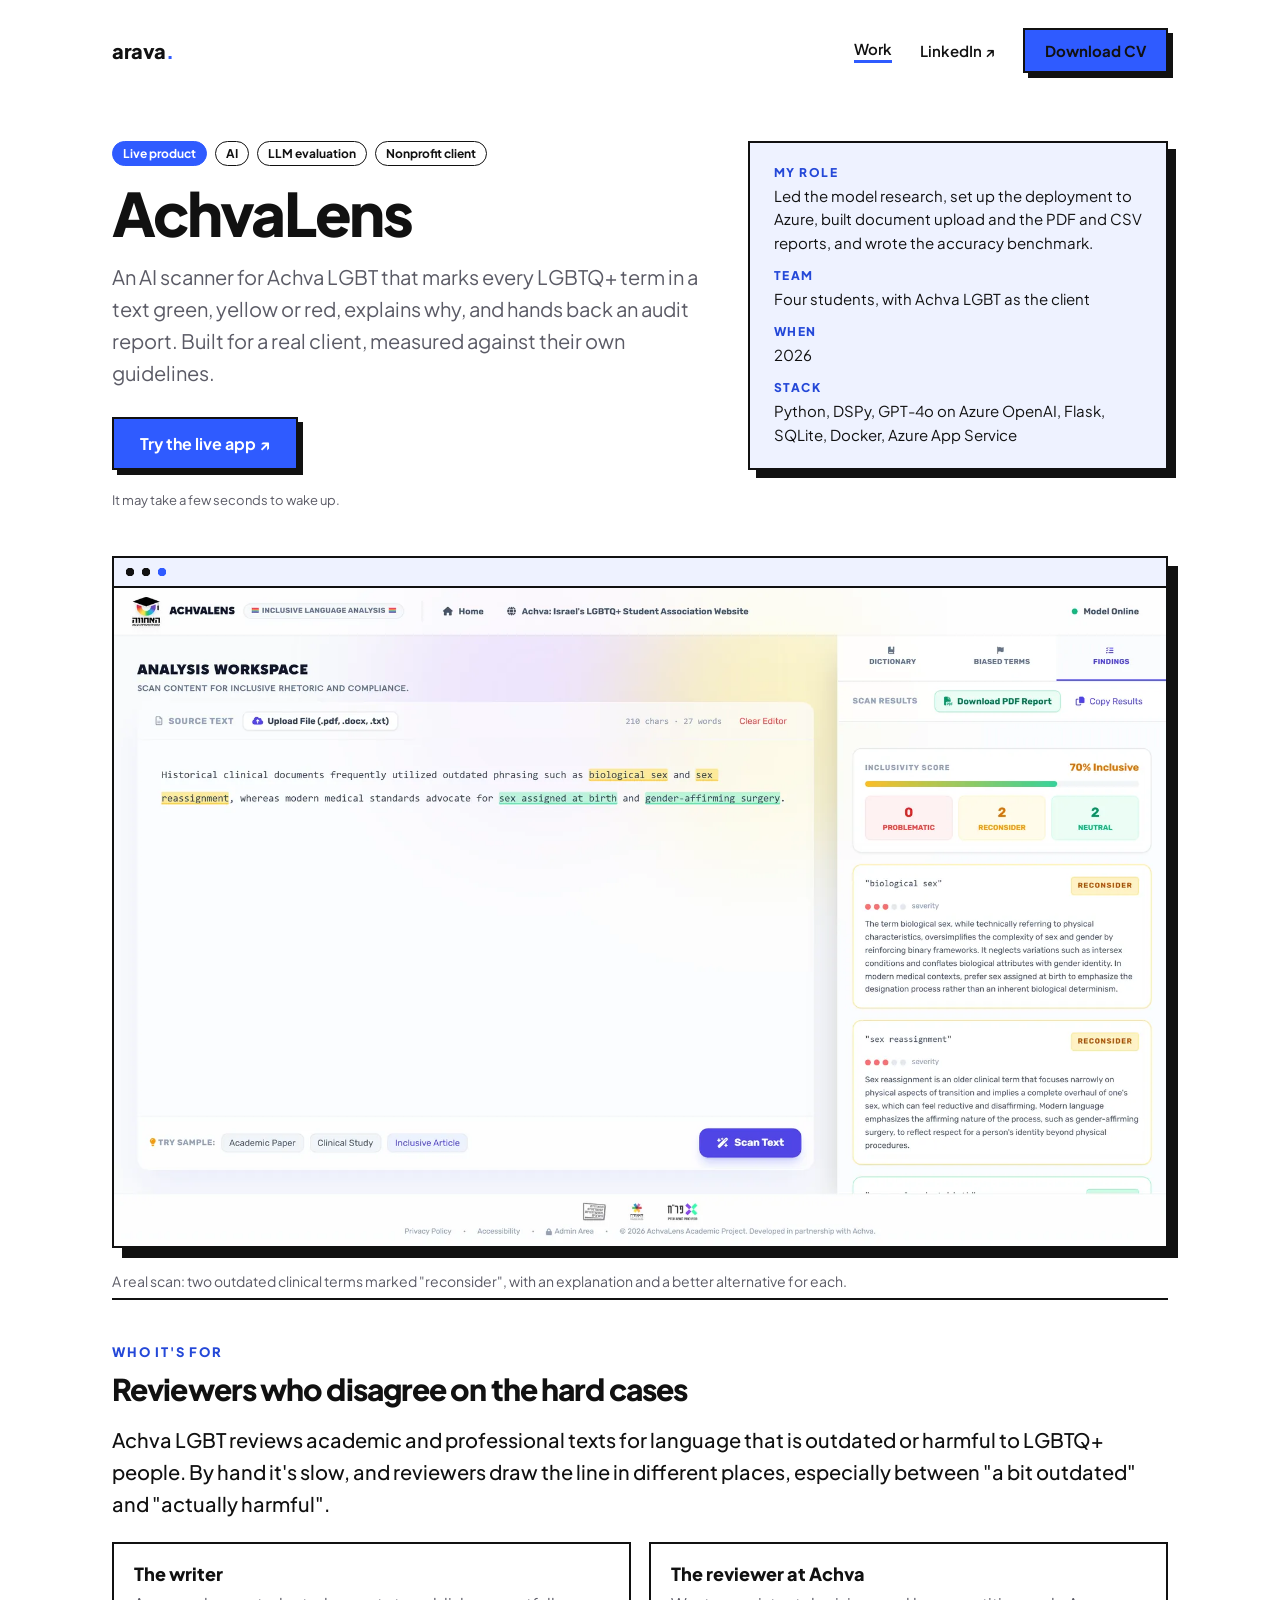
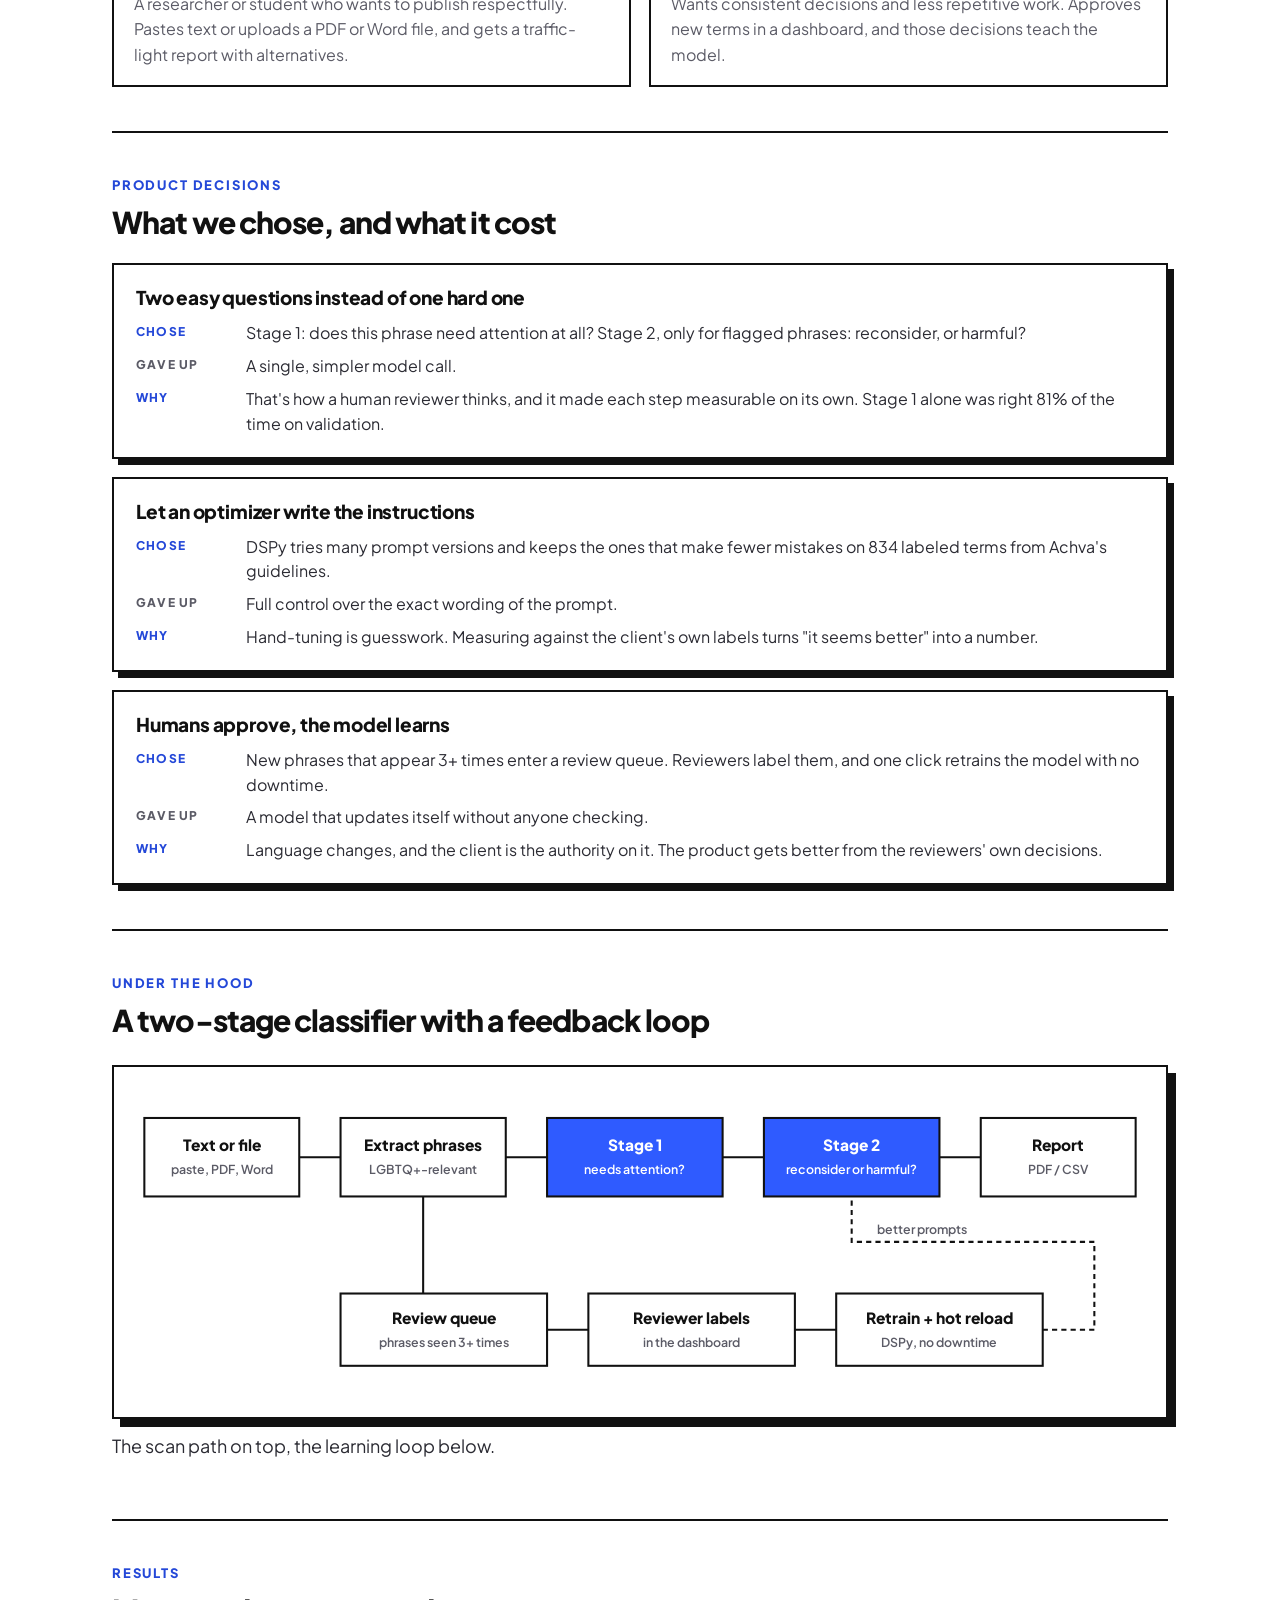
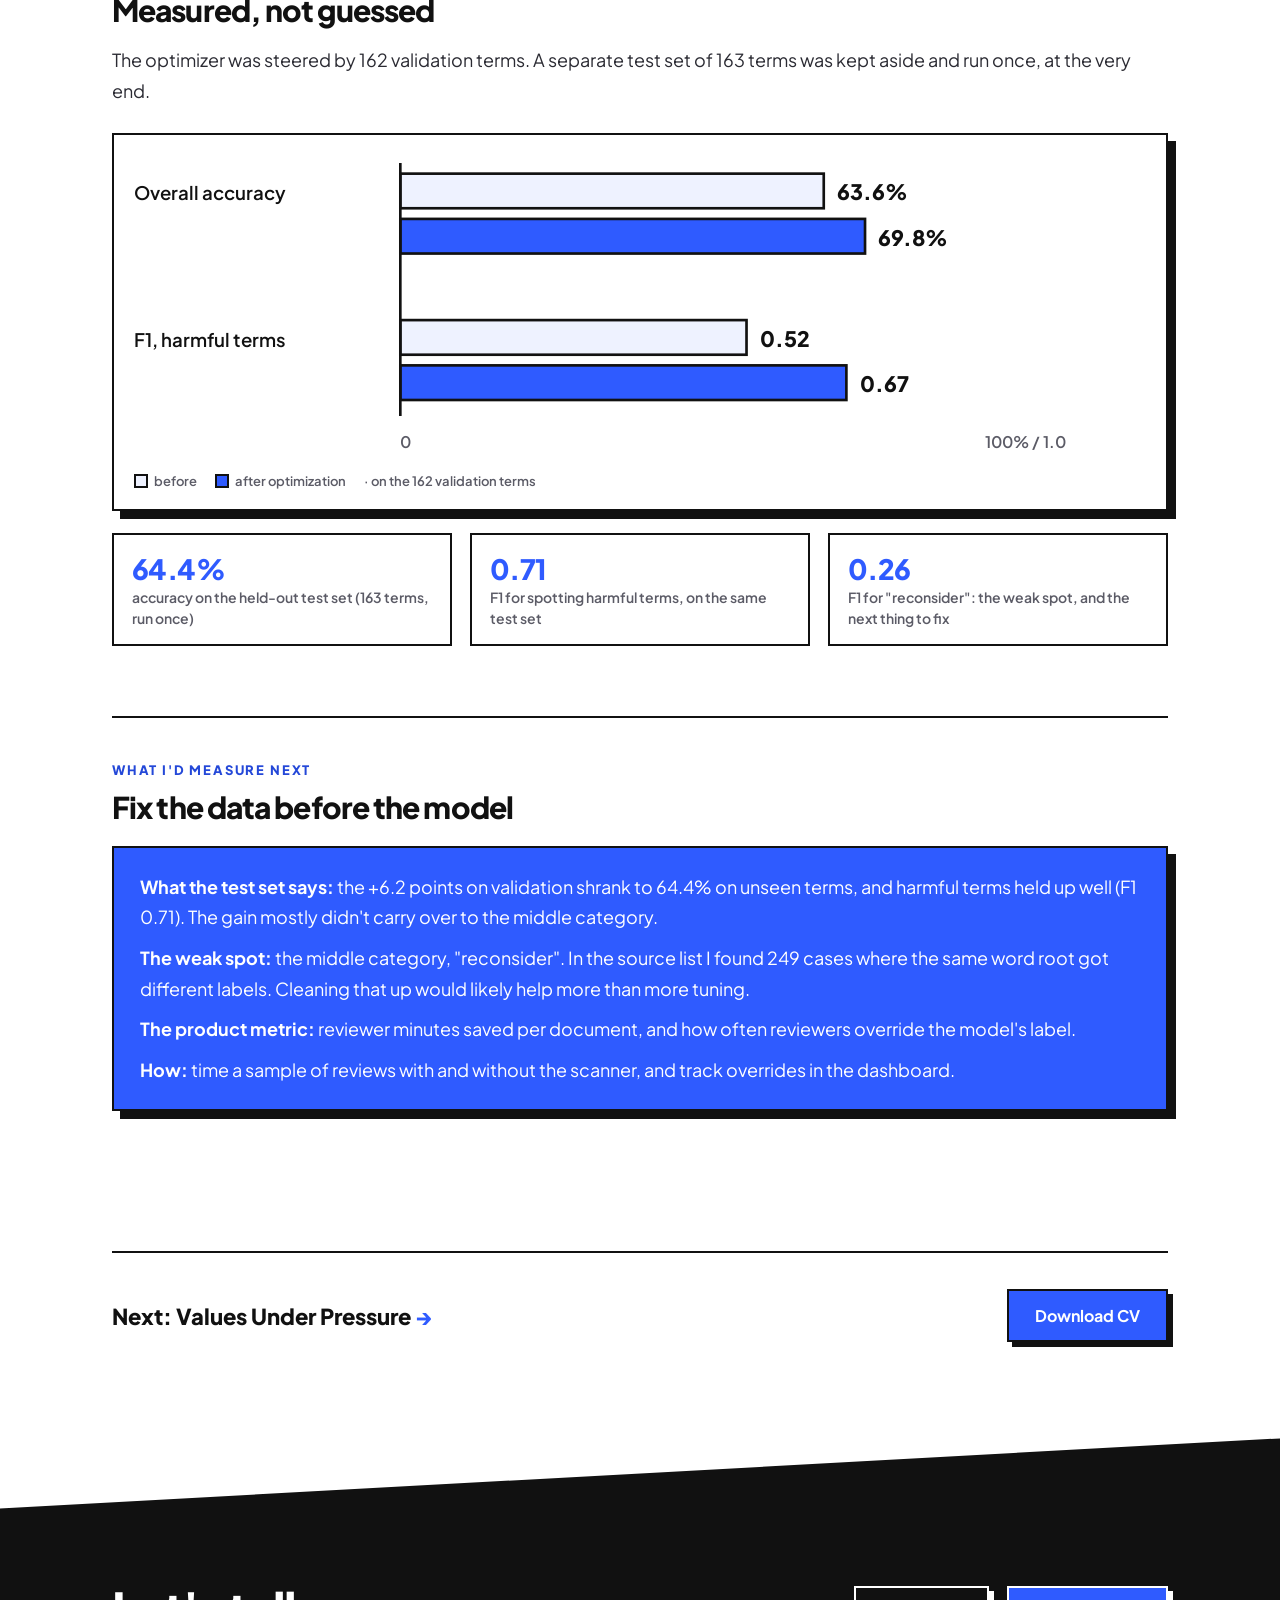
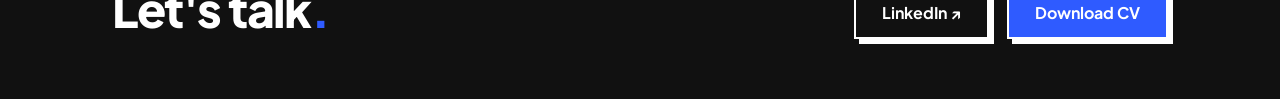
<file: work/achvalens.html>
<!DOCTYPE html>
<html lang="en">
<head>
<meta charset="utf-8">
<meta name="viewport" content="width=device-width, initial-scale=1">
<title>AchvaLens · Arava Gendelman</title>
<meta name="description" content="Product: an AI scanner that helps a nonprofit catch harmful LGBTQ+ language in academic texts.">
<meta property="og:title" content="AchvaLens · Arava Gendelman">
<meta property="og:description" content="An AI scanner for Achva LGBT. Accuracy went from 63.6% to 69.8% with automated prompt optimization.">
<meta property="og:image" content="https://aravag2408.github.io/assets/img/achvalens.png">
<link rel="icon" href="../assets/favicon.svg" type="image/svg+xml">
<link rel="preconnect" href="https://fonts.googleapis.com">
<link rel="stylesheet" href="https://fonts.googleapis.com/css2?family=Plus+Jakarta+Sans:wght@400;500;600;700;800&display=swap">
<link rel="stylesheet" href="../assets/style.css">
</head>
<body>
<div class="wrap">
  <nav>
    <a class="logo" href="../index.html">arava<span>.</span></a>
    <div class="links"><a class="on" href="../work.html">Work</a><a href="https://www.linkedin.com/in/arava-gendelman" target="_blank" rel="noopener">LinkedIn ↗</a><a class="btn" href="../assets/cv.pdf" download>Download CV</a></div>
  </nav>

  <header class="cs-head">
    <div>
      <div class="meta"><span class="tag b">Live product</span><span class="tag">AI</span><span class="tag">LLM evaluation</span><span class="tag">Nonprofit client</span></div>
      <h1>AchvaLens</h1>
      <p class="sum">An AI scanner for Achva LGBT that marks every LGBTQ+ term in a text green, yellow or red, explains why, and hands back an audit report. Built for a real client, measured against their own guidelines.</p>
      <div class="actions"><a class="btn" href="https://achvalens-b7f0htgxhyc7fsbt.israelcentral-01.azurewebsites.net/app" target="_blank" rel="noopener">Try the live app ↗</a><small>It may take a few seconds to wake up.</small></div>
    </div>
    <dl class="facts">
      <dt>My role</dt><dd>Led the model research, set up the deployment to Azure, built document upload and the PDF and CSV reports, and wrote the accuracy benchmark.</dd>
      <dt>Team</dt><dd>Four students, with Achva LGBT as the client</dd>
      <dt>When</dt><dd>2026</dd>
      <dt>Stack</dt><dd>Python, DSPy, GPT-4o on Azure OpenAI, Flask, SQLite, Docker, Azure App Service</dd>
    </dl>
  </header>

  <div class="frame-browser"><img src="../assets/img/al-scan.webp" alt="The AchvaLens analysis workspace: a clinical sentence with 'biological sex' and 'sex reassignment' highlighted yellow and two modern terms highlighted green, next to a 70% inclusivity score and an explanation for each term"></div>
  <p class="caption">A real scan: two outdated clinical terms marked "reconsider", with an explanation and a better alternative for each.</p>

  <div class="cs-body cs-wide">
    <section id="users">
      <div class="eyebrow-s">Who it's for</div>
      <h2>Reviewers who disagree on the hard cases</h2>
      <p class="lead">Achva LGBT reviews academic and professional texts for language that is outdated or harmful to LGBTQ+ people. By hand it's slow, and reviewers draw the line in different places, especially between "a bit outdated" and "actually harmful".</p>
      <div class="features">
        <div class="feature"><h3>The writer</h3><p>A researcher or student who wants to publish respectfully. Pastes text or uploads a PDF or Word file, and gets a traffic-light report with alternatives.</p></div>
        <div class="feature"><h3>The reviewer at Achva</h3><p>Wants consistent decisions and less repetitive work. Approves new terms in a dashboard, and those decisions teach the model.</p></div>
      </div>
    </section>

    <section id="decisions">
      <div class="eyebrow-s">Product decisions</div>
      <h2>What we chose, and what it cost</h2>
      <div class="decisions">
        <div class="decision"><h3>Two easy questions instead of one hard one</h3><dl>
          <dt>Chose</dt><dd>Stage 1: does this phrase need attention at all? Stage 2, only for flagged phrases: reconsider, or harmful?</dd>
          <dt class="gave">Gave up</dt><dd>A single, simpler model call.</dd>
          <dt>Why</dt><dd>That's how a human reviewer thinks, and it made each step measurable on its own. Stage 1 alone was right 81% of the time on validation.</dd></dl></div>
        <div class="decision"><h3>Let an optimizer write the instructions</h3><dl>
          <dt>Chose</dt><dd>DSPy tries many prompt versions and keeps the ones that make fewer mistakes on 834 labeled terms from Achva's guidelines.</dd>
          <dt class="gave">Gave up</dt><dd>Full control over the exact wording of the prompt.</dd>
          <dt>Why</dt><dd>Hand-tuning is guesswork. Measuring against the client's own labels turns "it seems better" into a number.</dd></dl></div>
        <div class="decision"><h3>Humans approve, the model learns</h3><dl>
          <dt>Chose</dt><dd>New phrases that appear 3+ times enter a review queue. Reviewers label them, and one click retrains the model with no downtime.</dd>
          <dt class="gave">Gave up</dt><dd>A model that updates itself without anyone checking.</dd>
          <dt>Why</dt><dd>Language changes, and the client is the authority on it. The product gets better from the reviewers' own decisions.</dd></dl></div>
      </div>
    </section>

    <section id="under-the-hood">
      <div class="eyebrow-s">Under the hood</div>
      <h2>A two-stage classifier with a feedback loop</h2>
      <div class="diagram">
        <svg viewBox="0 0 980 300" role="img" aria-label="Pipeline: a text or document goes to phrase extraction, then stage 1 decides whether each phrase needs attention, then stage 2 decides reconsider or harmful, producing a report. Below, a feedback loop: recurring phrases enter a review queue, reviewers label them, and the model is retrained and hot-reloaded.">
          <rect class="box" x="10" y="30" width="150" height="76"/><text class="title" x="85" y="62" text-anchor="middle">Text or file</text><text class="muted" x="85" y="84" text-anchor="middle">paste, PDF, Word</text>
          <rect class="box" x="200" y="30" width="160" height="76"/><text class="title" x="280" y="62" text-anchor="middle">Extract phrases</text><text class="muted" x="280" y="84" text-anchor="middle">LGBTQ+-relevant</text>
          <rect class="box core" x="400" y="30" width="170" height="76"/><text class="title on-blue" x="485" y="62" text-anchor="middle">Stage 1</text><text class="on-blue" x="485" y="84" text-anchor="middle" font-size="12" font-weight="600">needs attention?</text>
          <rect class="box core" x="610" y="30" width="170" height="76"/><text class="title on-blue" x="695" y="62" text-anchor="middle">Stage 2</text><text class="on-blue" x="695" y="84" text-anchor="middle" font-size="12" font-weight="600">reconsider or harmful?</text>
          <rect class="box" x="820" y="30" width="150" height="76"/><text class="title" x="895" y="62" text-anchor="middle">Report</text><text class="muted" x="895" y="84" text-anchor="middle">PDF / CSV</text>
          <path class="edge" d="M160 68 H200 M360 68 H400 M570 68 H610 M780 68 H820"/>
          <rect class="box" x="200" y="200" width="200" height="70"/><text class="title" x="300" y="230" text-anchor="middle">Review queue</text><text class="muted" x="300" y="252" text-anchor="middle">phrases seen 3+ times</text>
          <rect class="box" x="440" y="200" width="200" height="70"/><text class="title" x="540" y="230" text-anchor="middle">Reviewer labels</text><text class="muted" x="540" y="252" text-anchor="middle">in the dashboard</text>
          <rect class="box" x="680" y="200" width="200" height="70"/><text class="title" x="780" y="230" text-anchor="middle">Retrain + hot reload</text><text class="muted" x="780" y="252" text-anchor="middle">DSPy, no downtime</text>
          <path class="edge" d="M280 106 V200 M400 235 H440 M640 235 H680"/>
          <path class="edge" d="M880 235 H930 V150 H695 V106" stroke-dasharray="5 4"/>
          <text class="muted" x="720" y="142">better prompts</text>
        </svg>
      </div>
      <p class="caption">The scan path on top, the learning loop below.</p>
    </section>

    <section id="results">
      <div class="eyebrow-s">Results</div>
      <h2>Measured, not guessed</h2>
      <p>The optimizer was steered by 162 validation terms. A separate test set of 163 terms was kept aside and run once, at the very end.</p>
      <div class="chart wide">
        <svg viewBox="0 0 760 230" role="img" aria-label="On the 162 validation terms, overall accuracy rose from 63.6% to 69.8%, and F1 for spotting harmful terms rose from 0.52 to 0.67.">
          <text class="lbl" x="0" y="34">Overall accuracy</text>
          <rect class="bar ghost" x="200" y="14" width="318" height="26"/><text class="val" x="528" y="34">63.6%</text>
          <rect class="bar" x="200" y="48" width="349" height="26"/><text class="val" x="559" y="68">69.8%</text>
          <text class="lbl" x="0" y="144">F1, harmful terms</text>
          <rect class="bar ghost" x="200" y="124" width="260" height="26"/><text class="val" x="470" y="144">0.52</text>
          <rect class="bar" x="200" y="158" width="335" height="26"/><text class="val" x="545" y="178">0.67</text>
          <line class="axis" x1="200" y1="6" x2="200" y2="196"/>
          <text class="muted" x="200" y="220">0</text><text class="muted" x="700" y="220" text-anchor="end">100% / 1.0</text>
        </svg>
        <div class="chart-legend"><span><i style="background:var(--soft)"></i>before</span><span><i style="background:var(--blue)"></i>after optimization</span><span>· on the 162 validation terms</span></div>
      </div>
      <div class="stat-row">
        <div><b>64.4%</b><span>accuracy on the held-out test set (163 terms, run once)</span></div>
        <div><b>0.71</b><span>F1 for spotting harmful terms, on the same test set</span></div>
        <div><b>0.26</b><span>F1 for "reconsider": the weak spot, and the next thing to fix</span></div>
      </div>
    </section>

    <section id="next">
      <div class="eyebrow-s">What I'd measure next</div>
      <h2>Fix the data before the model</h2>
      <div class="next-box">
        <p><b>What the test set says:</b> the +6.2 points on validation shrank to 64.4% on unseen terms, and harmful terms held up well (F1 0.71). The gain mostly didn't carry over to the middle category.</p>
        <p><b>The weak spot:</b> the middle category, "reconsider". In the source list I found 249 cases where the same word root got different labels. Cleaning that up would likely help more than more tuning.</p>
        <p><b>The product metric:</b> reviewer minutes saved per document, and how often reviewers override the model's label.</p>
        <p><b>How:</b> time a sample of reviews with and without the scanner, and track overrides in the dashboard.</p>
      </div>
    </section>
  </div>

  <div class="next-cs"><a class="t" href="values-under-pressure.html">Next: Values Under Pressure <span>→</span></a><a class="btn" href="../assets/cv.pdf" download>Download CV</a></div>
</div>

<footer>
  <div class="wrap"><h2>Let's talk<span>.</span></h2><div class="foot-links"><a class="btn ghost" href="https://www.linkedin.com/in/arava-gendelman" target="_blank" rel="noopener">LinkedIn ↗</a><a class="btn" href="../assets/cv.pdf" download>Download CV</a></div></div>
</footer>
</body>
</html>
</file>
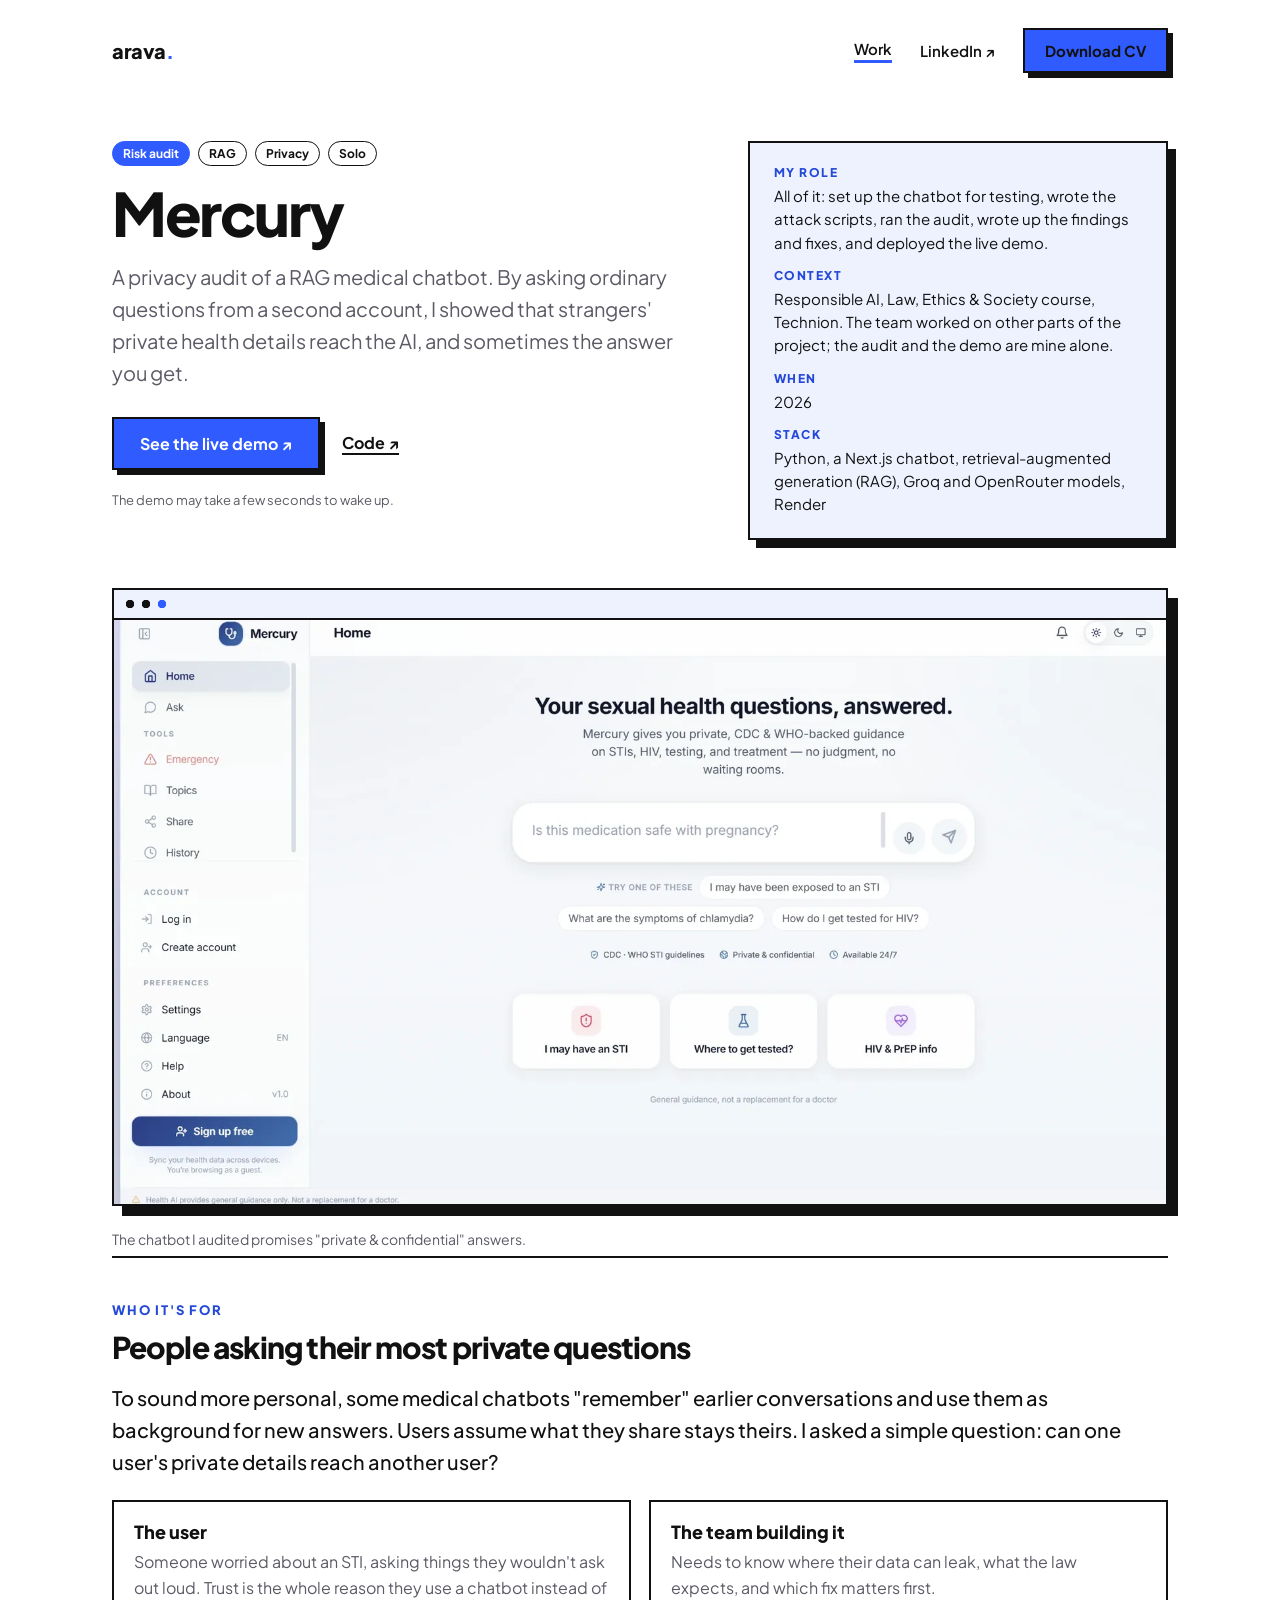
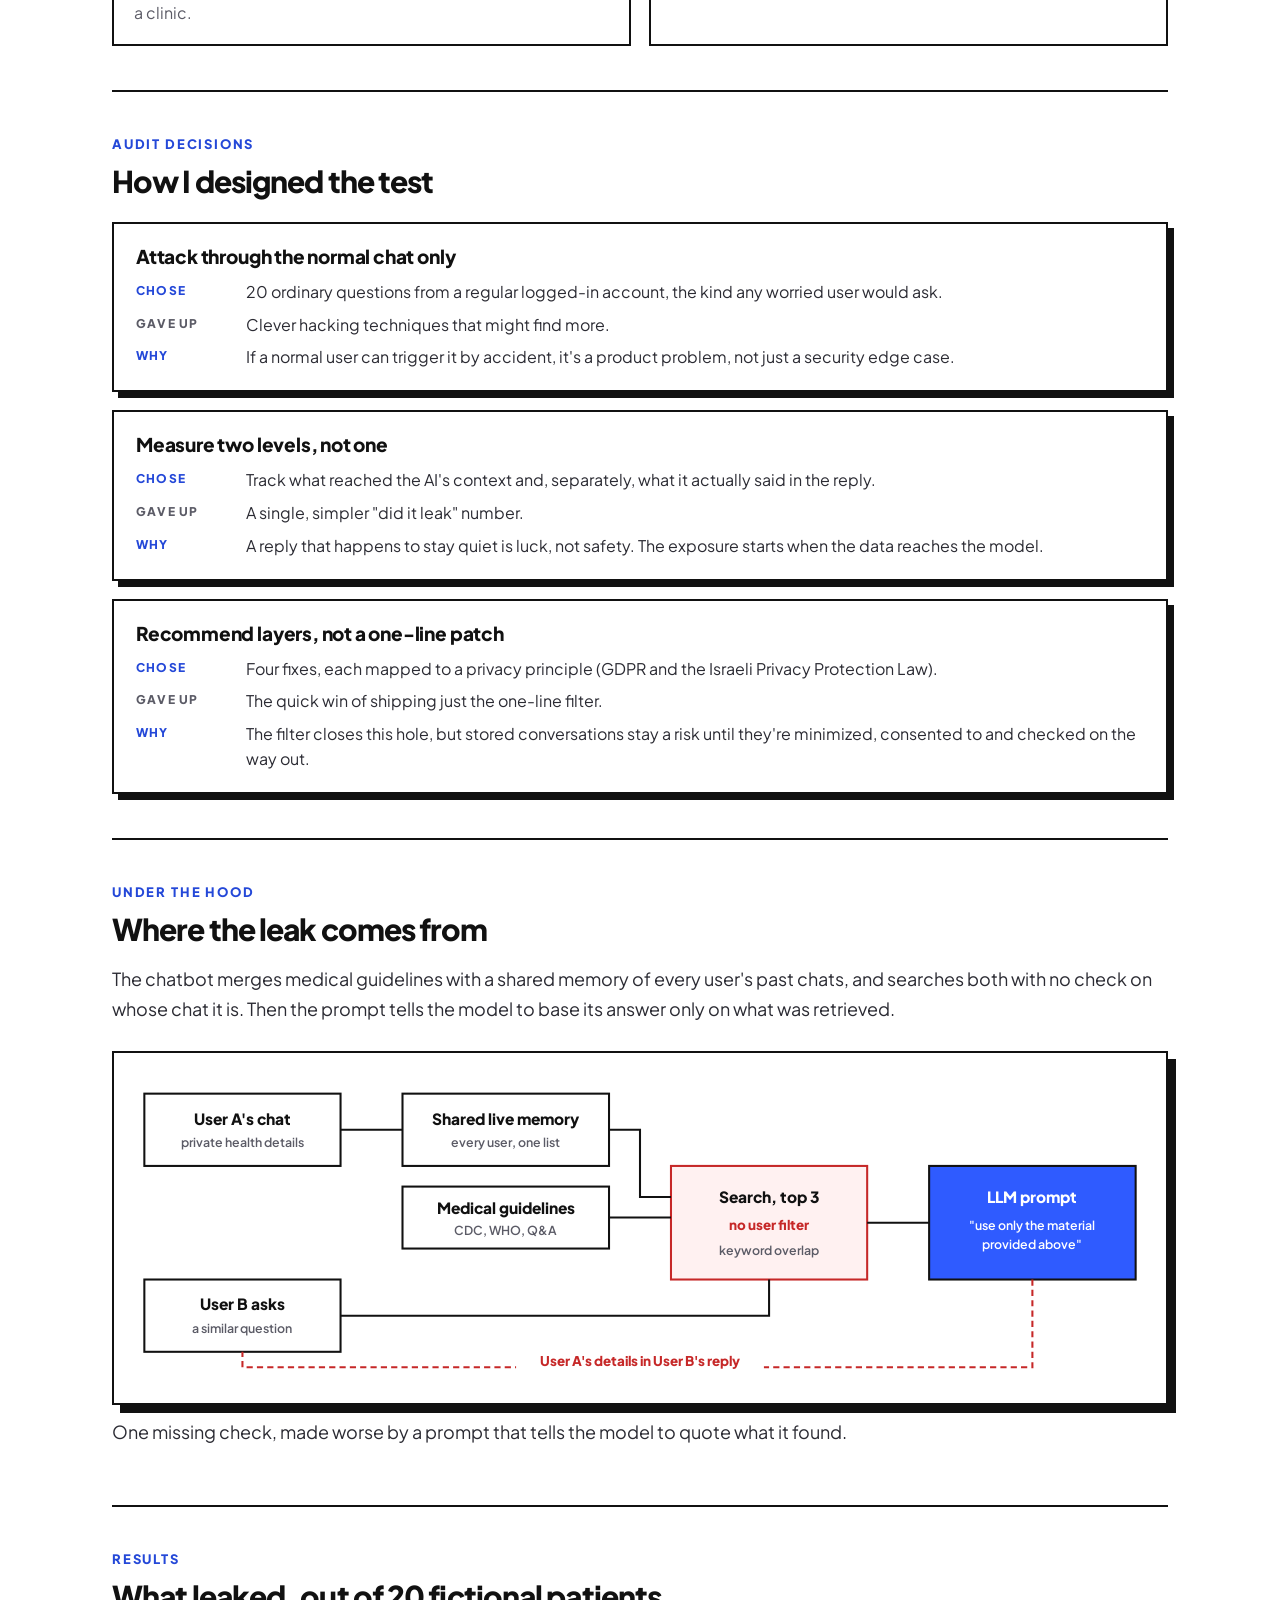
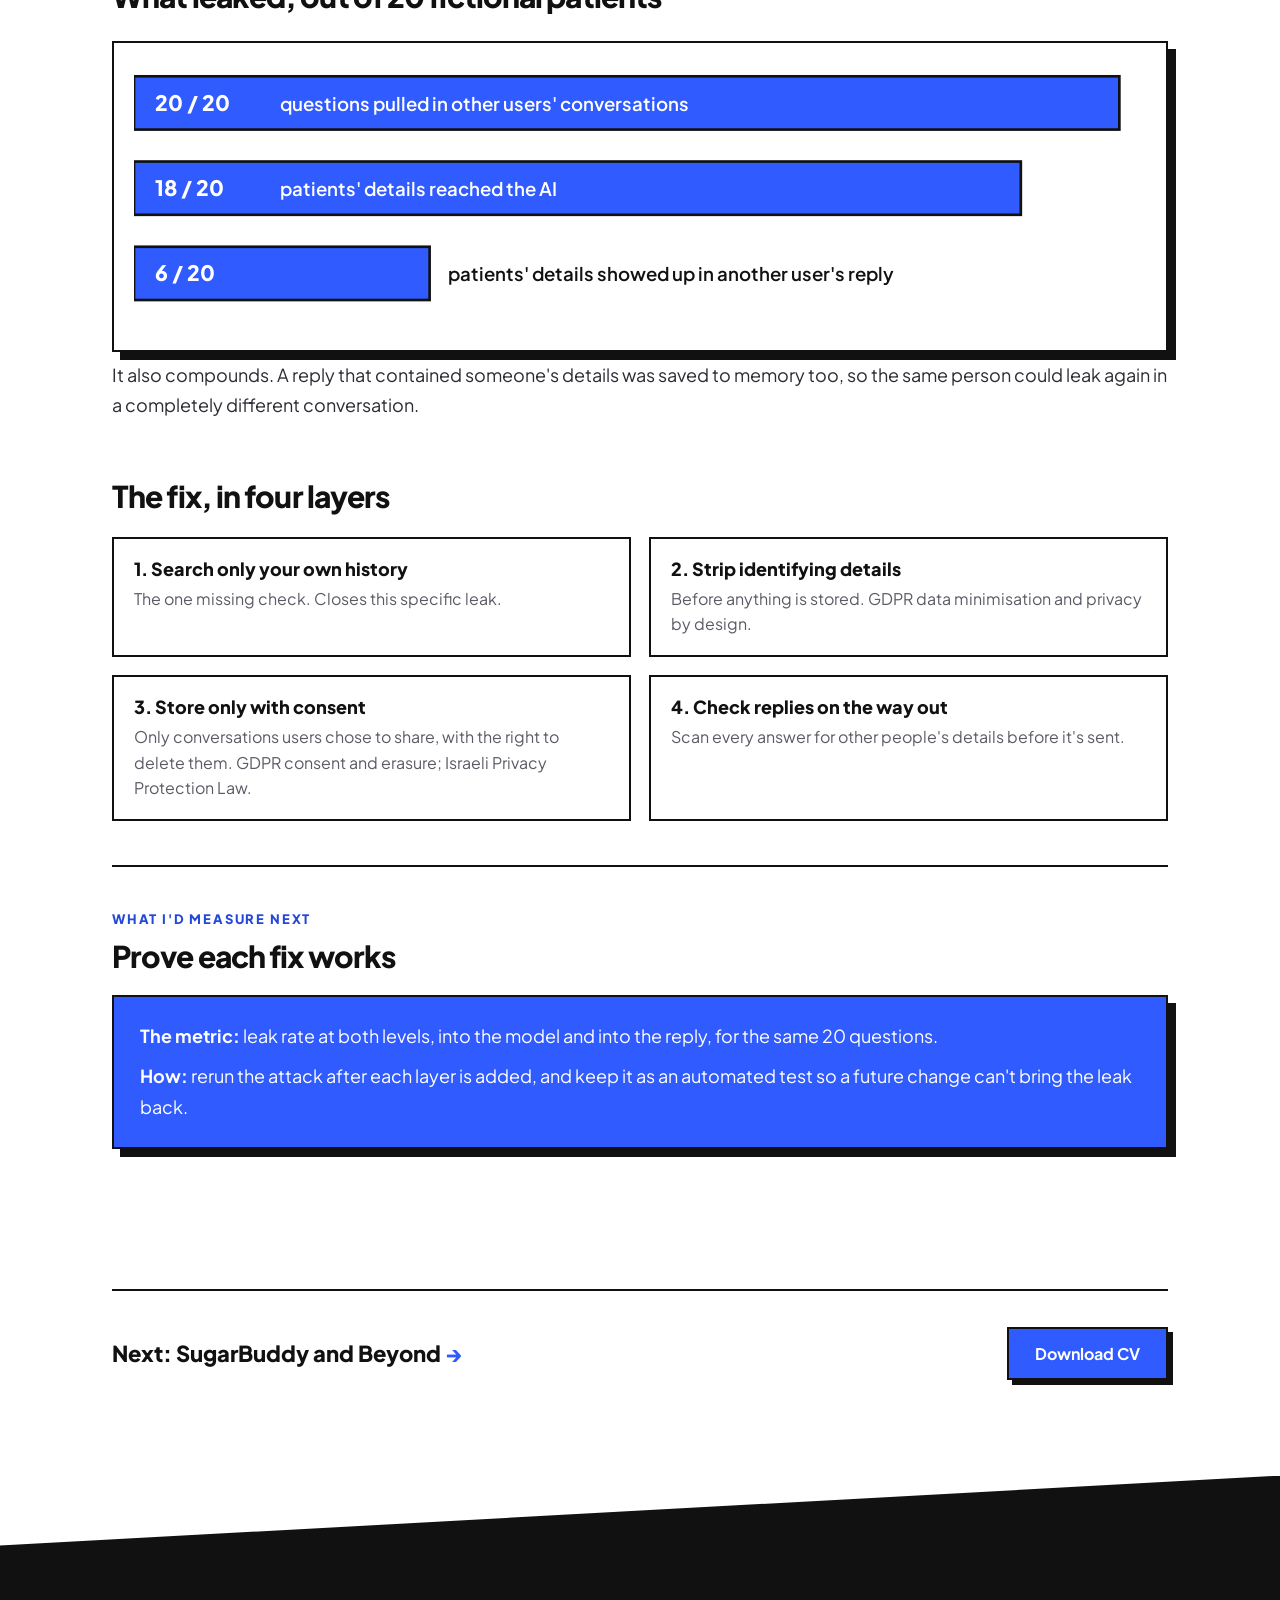
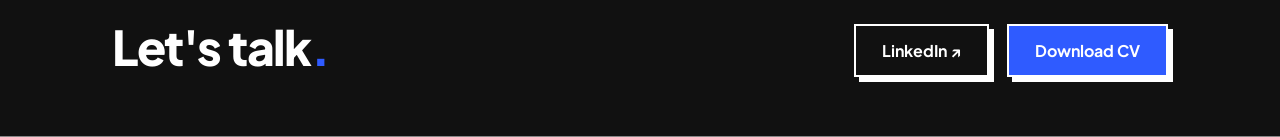
<file: work/mercury.html>
<!DOCTYPE html>
<html lang="en">
<head>
<meta charset="utf-8">
<meta name="viewport" content="width=device-width, initial-scale=1">
<title>Mercury · Arava Gendelman</title>
<meta name="description" content="A privacy audit of a RAG medical chatbot: 18 of 20 fictional patients' details reached the AI.">
<meta property="og:title" content="Mercury · Arava Gendelman">
<meta property="og:description" content="18 of 20 test patients' private details reached the chatbot's AI, and 6 showed up in another user's answer. Here is why, and how to fix it.">
<meta property="og:image" content="https://aravag2408.github.io/assets/img/og.png">
<link rel="icon" href="../assets/favicon.svg" type="image/svg+xml">
<link rel="preconnect" href="https://fonts.googleapis.com">
<link rel="stylesheet" href="https://fonts.googleapis.com/css2?family=Plus+Jakarta+Sans:wght@400;500;600;700;800&display=swap">
<link rel="stylesheet" href="../assets/style.css">
</head>
<body>
<div class="wrap">
  <nav>
    <a class="logo" href="../index.html">arava<span>.</span></a>
    <div class="links"><a class="on" href="../work.html">Work</a><a href="https://www.linkedin.com/in/arava-gendelman" target="_blank" rel="noopener">LinkedIn ↗</a><a class="btn" href="../assets/cv.pdf" download>Download CV</a></div>
  </nav>

  <header class="cs-head">
    <div>
      <div class="meta"><span class="tag b">Risk audit</span><span class="tag">RAG</span><span class="tag">Privacy</span><span class="tag">Solo</span></div>
      <h1>Mercury</h1>
      <p class="sum">A privacy audit of a RAG medical chatbot. By asking ordinary questions from a second account, I showed that strangers' private health details reach the AI, and sometimes the answer you get.</p>
      <div class="actions"><a class="btn" href="https://mercury-audit.onrender.com/" target="_blank" rel="noopener">See the live demo ↗</a><a class="t" href="https://github.com/Aravag2408/mercury-audit" target="_blank" rel="noopener">Code ↗</a><small>The demo may take a few seconds to wake up.</small></div>
    </div>
    <dl class="facts">
      <dt>My role</dt><dd>All of it: set up the chatbot for testing, wrote the attack scripts, ran the audit, wrote up the findings and fixes, and deployed the live demo.</dd>
      <dt>Context</dt><dd>Responsible AI, Law, Ethics &amp; Society course, Technion. The team worked on other parts of the project; the audit and the demo are mine alone.</dd>
      <dt>When</dt><dd>2026</dd>
      <dt>Stack</dt><dd>Python, a Next.js chatbot, retrieval-augmented generation (RAG), Groq and OpenRouter models, Render</dd>
    </dl>
  </header>

  <div class="frame-browser"><img src="../assets/img/mercury-home.webp" alt="Mercury's home screen: 'Your sexual health questions, answered', a question box, suggested questions, and a promise of private, CDC and WHO-backed guidance"></div>
  <p class="caption">The chatbot I audited promises "private &amp; confidential" answers.</p>

  <div class="cs-body cs-wide">
    <section id="users">
      <div class="eyebrow-s">Who it's for</div>
      <h2>People asking their most private questions</h2>
      <p class="lead">To sound more personal, some medical chatbots "remember" earlier conversations and use them as background for new answers. Users assume what they share stays theirs. I asked a simple question: can one user's private details reach another user?</p>
      <div class="features">
        <div class="feature"><h3>The user</h3><p>Someone worried about an STI, asking things they wouldn't ask out loud. Trust is the whole reason they use a chatbot instead of a clinic.</p></div>
        <div class="feature"><h3>The team building it</h3><p>Needs to know where their data can leak, what the law expects, and which fix matters first.</p></div>
      </div>
    </section>

    <section id="decisions">
      <div class="eyebrow-s">Audit decisions</div>
      <h2>How I designed the test</h2>
      <div class="decisions">
        <div class="decision"><h3>Attack through the normal chat only</h3><dl>
          <dt>Chose</dt><dd>20 ordinary questions from a regular logged-in account, the kind any worried user would ask.</dd>
          <dt class="gave">Gave up</dt><dd>Clever hacking techniques that might find more.</dd>
          <dt>Why</dt><dd>If a normal user can trigger it by accident, it's a product problem, not just a security edge case.</dd></dl></div>
        <div class="decision"><h3>Measure two levels, not one</h3><dl>
          <dt>Chose</dt><dd>Track what reached the AI's context and, separately, what it actually said in the reply.</dd>
          <dt class="gave">Gave up</dt><dd>A single, simpler "did it leak" number.</dd>
          <dt>Why</dt><dd>A reply that happens to stay quiet is luck, not safety. The exposure starts when the data reaches the model.</dd></dl></div>
        <div class="decision"><h3>Recommend layers, not a one-line patch</h3><dl>
          <dt>Chose</dt><dd>Four fixes, each mapped to a privacy principle (GDPR and the Israeli Privacy Protection Law).</dd>
          <dt class="gave">Gave up</dt><dd>The quick win of shipping just the one-line filter.</dd>
          <dt>Why</dt><dd>The filter closes this hole, but stored conversations stay a risk until they're minimized, consented to and checked on the way out.</dd></dl></div>
      </div>
    </section>

    <section id="under-the-hood">
      <div class="eyebrow-s">Under the hood</div>
      <h2>Where the leak comes from</h2>
      <p>The chatbot merges medical guidelines with a shared memory of every user's past chats, and searches both with no check on whose chat it is. Then the prompt tells the model to base its answer only on what was retrieved.</p>
      <div class="diagram">
        <svg viewBox="0 0 980 300" role="img" aria-label="User A's chat is saved into a shared live memory. User B's question searches medical guidelines and the shared memory together, with no user filter. The top results, including User A's chat, go into the prompt, which tells the model to use only the retrieved material. User A's details can appear in User B's reply.">
          <rect class="box" x="10" y="20" width="190" height="70"/><text class="title" x="105" y="50" text-anchor="middle">User A's chat</text><text class="muted" x="105" y="72" text-anchor="middle">private health details</text>
          <rect class="box" x="10" y="200" width="190" height="70"/><text class="title" x="105" y="230" text-anchor="middle">User B asks</text><text class="muted" x="105" y="252" text-anchor="middle">a similar question</text>
          <rect class="box" x="260" y="20" width="200" height="70"/><text class="title" x="360" y="50" text-anchor="middle">Shared live memory</text><text class="muted" x="360" y="72" text-anchor="middle">every user, one list</text>
          <rect class="box" x="260" y="110" width="200" height="60"/><text class="title" x="360" y="137" text-anchor="middle">Medical guidelines</text><text class="muted" x="360" y="157" text-anchor="middle">CDC, WHO, Q&amp;A</text>
          <rect class="box warn" x="520" y="90" width="190" height="110"/><text class="title" x="615" y="126" text-anchor="middle">Search, top 3</text><text class="warn-t" x="615" y="152" text-anchor="middle">no user filter</text><text class="muted" x="615" y="176" text-anchor="middle">keyword overlap</text>
          <rect class="box core" x="770" y="90" width="200" height="110"/><text class="title on-blue" x="870" y="126" text-anchor="middle">LLM prompt</text><text class="on-blue" x="870" y="152" text-anchor="middle" font-size="12" font-weight="600">"use only the material</text><text class="on-blue" x="870" y="170" text-anchor="middle" font-size="12" font-weight="600">provided above"</text>
          <path class="edge" d="M200 55 H260 M460 55 H490 V120 H520 M460 140 H520 M710 145 H770"/>
          <path class="edge" d="M200 235 H615 V200"/>
          <path class="edge bad" d="M870 200 V285 H105 V270"/>
          <rect x="370" y="268" width="240" height="22" fill="#fff"/><text class="warn-t" x="490" y="284" text-anchor="middle">User A's details in User B's reply</text>
        </svg>
      </div>
      <p class="caption">One missing check, made worse by a prompt that tells the model to quote what it found.</p>
    </section>

    <section id="results">
      <div class="eyebrow-s">Results</div>
      <h2>What leaked, out of 20 fictional patients</h2>
      <div class="chart wide">
        <svg viewBox="0 0 760 200" role="img" aria-label="20 of 20 questions pulled in other users' conversations. 18 of 20 patients' details reached the AI. 6 of 20 showed up in another user's reply.">
          <rect class="bar" x="0" y="10" width="740" height="40"/><text class="val on-blue" x="16" y="36">20 / 20</text><text class="lbl on-blue" x="110" y="36">questions pulled in other users' conversations</text>
          <rect class="bar" x="0" y="74" width="666" height="40"/><text class="val on-blue" x="16" y="100">18 / 20</text><text class="lbl on-blue" x="110" y="100">patients' details reached the AI</text>
          <rect class="bar" x="0" y="138" width="222" height="40"/><text class="val on-blue" x="16" y="164">6 / 20</text><text class="lbl" x="236" y="164">patients' details showed up in another user's reply</text>
        </svg>
      </div>
      <p>It also compounds. A reply that contained someone's details was saved to memory too, so the same person could leak again in a completely different conversation.</p>
      <h2 class="sub">The fix, in four layers</h2>
      <div class="features">
        <div class="feature"><h3>1. Search only your own history</h3><p>The one missing check. Closes this specific leak.</p></div>
        <div class="feature"><h3>2. Strip identifying details</h3><p>Before anything is stored. GDPR data minimisation and privacy by design.</p></div>
        <div class="feature"><h3>3. Store only with consent</h3><p>Only conversations users chose to share, with the right to delete them. GDPR consent and erasure; Israeli Privacy Protection Law.</p></div>
        <div class="feature"><h3>4. Check replies on the way out</h3><p>Scan every answer for other people's details before it's sent.</p></div>
      </div>
    </section>

    <section id="next">
      <div class="eyebrow-s">What I'd measure next</div>
      <h2>Prove each fix works</h2>
      <div class="next-box">
        <p><b>The metric:</b> leak rate at both levels, into the model and into the reply, for the same 20 questions.</p>
        <p><b>How:</b> rerun the attack after each layer is added, and keep it as an automated test so a future change can't bring the leak back.</p>
      </div>
    </section>
  </div>

  <div class="next-cs"><a class="t" href="sugarbuddy-and-beyond.html">Next: SugarBuddy and Beyond <span>→</span></a><a class="btn" href="../assets/cv.pdf" download>Download CV</a></div>
</div>

<footer>
  <div class="wrap"><h2>Let's talk<span>.</span></h2><div class="foot-links"><a class="btn ghost" href="https://www.linkedin.com/in/arava-gendelman" target="_blank" rel="noopener">LinkedIn ↗</a><a class="btn" href="../assets/cv.pdf" download>Download CV</a></div></div>
</footer>
</body>
</html>
</file>
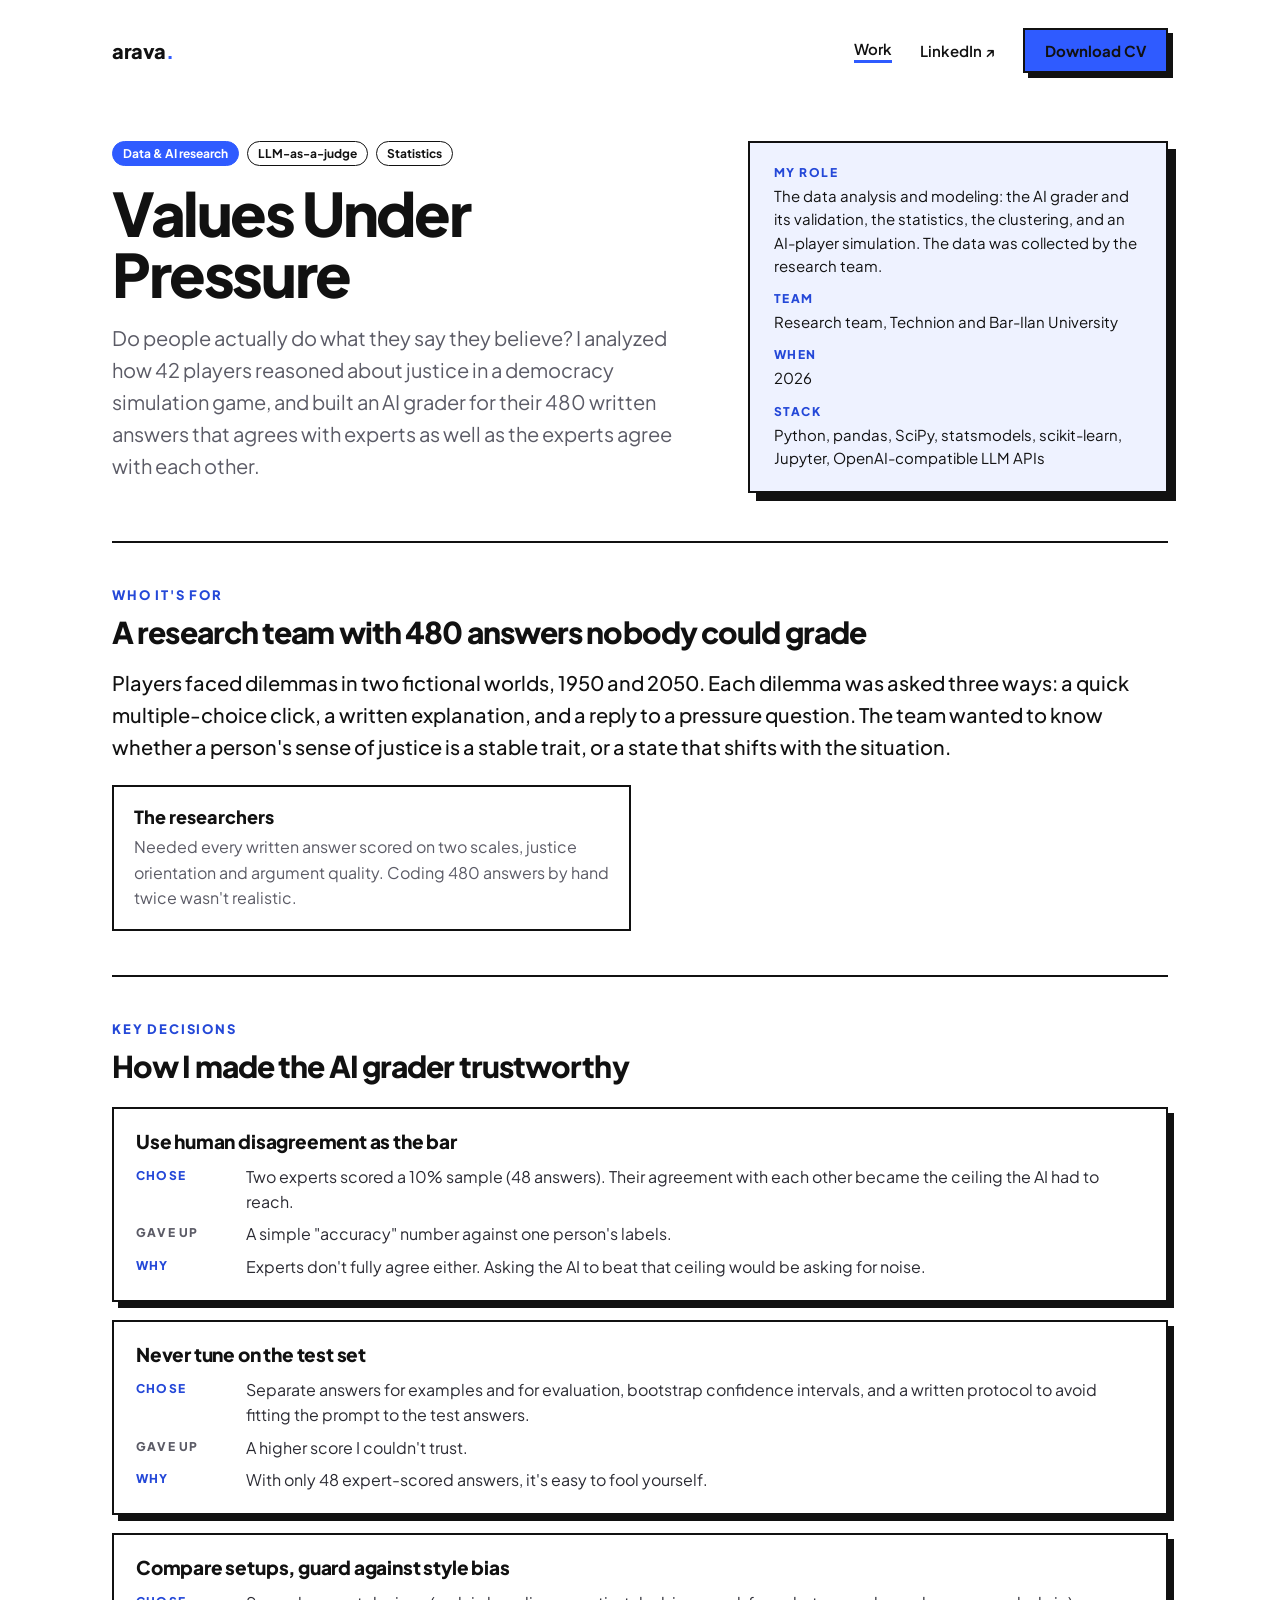
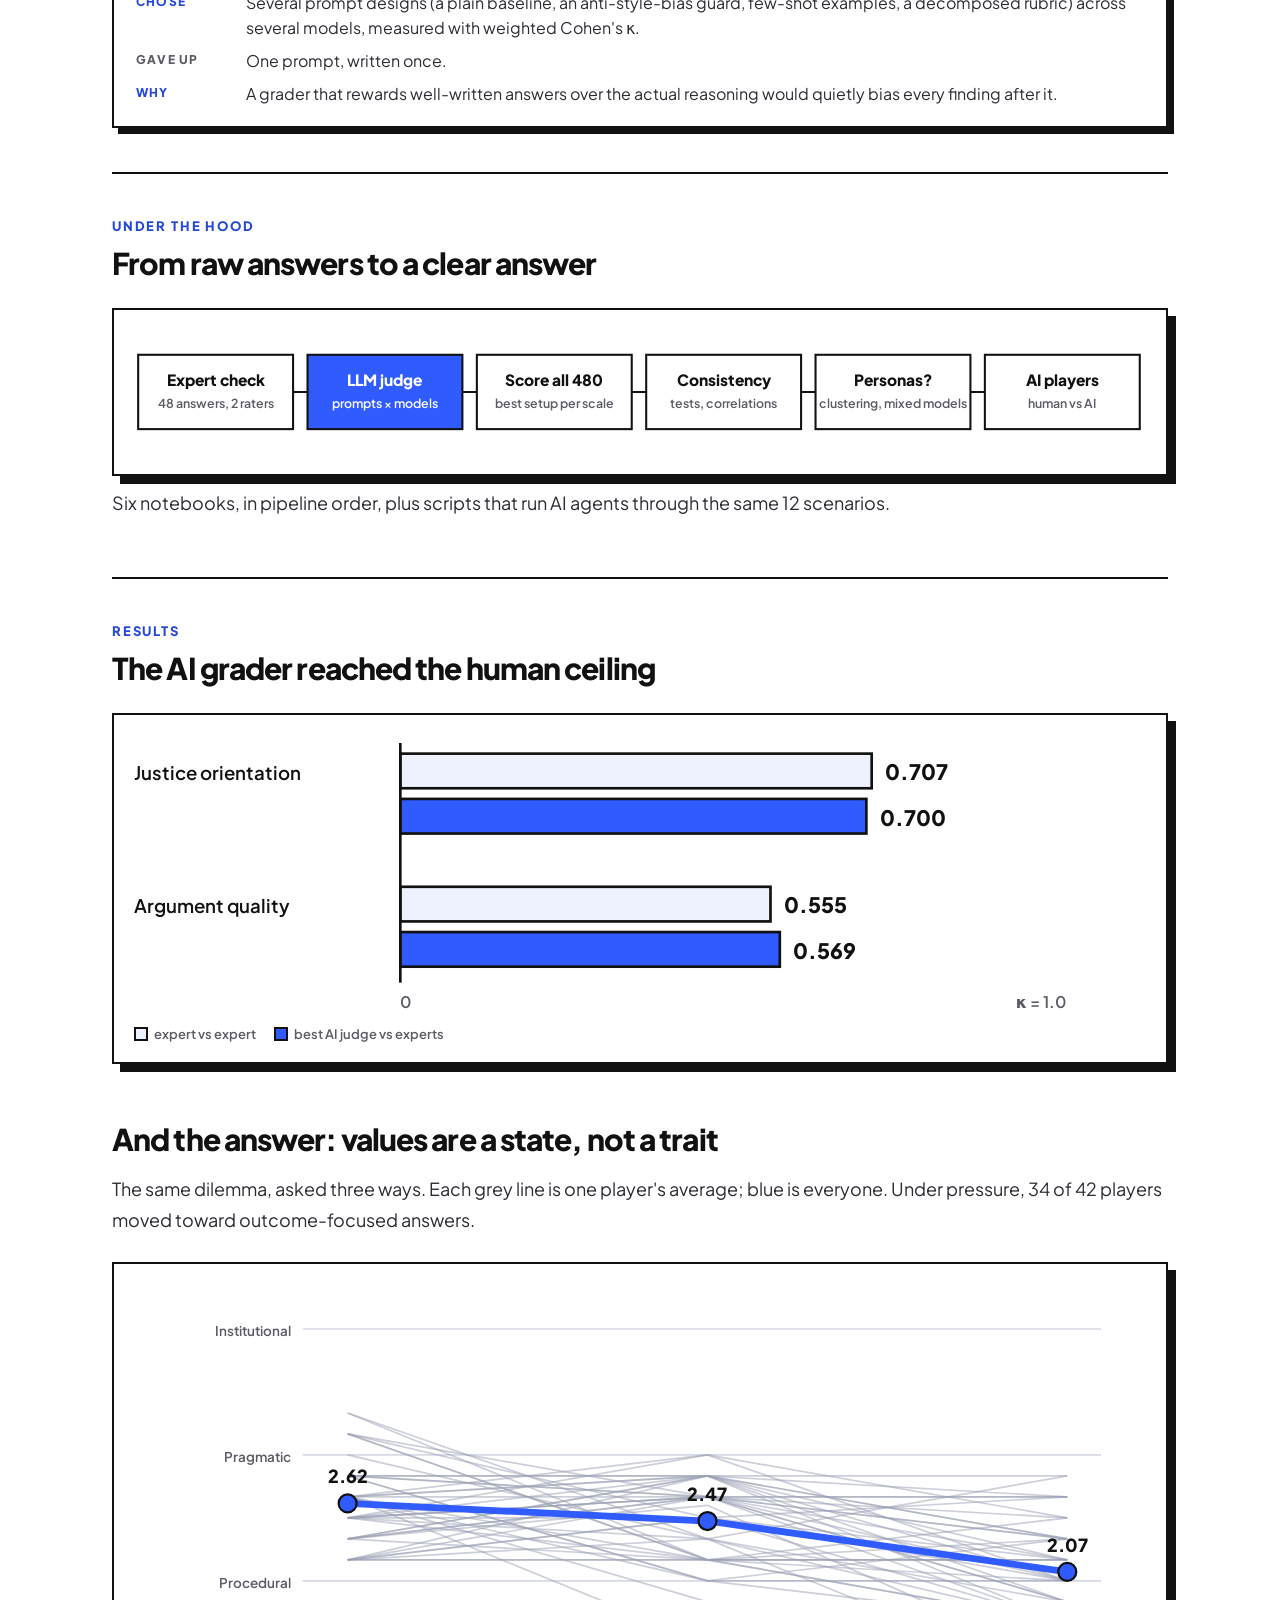
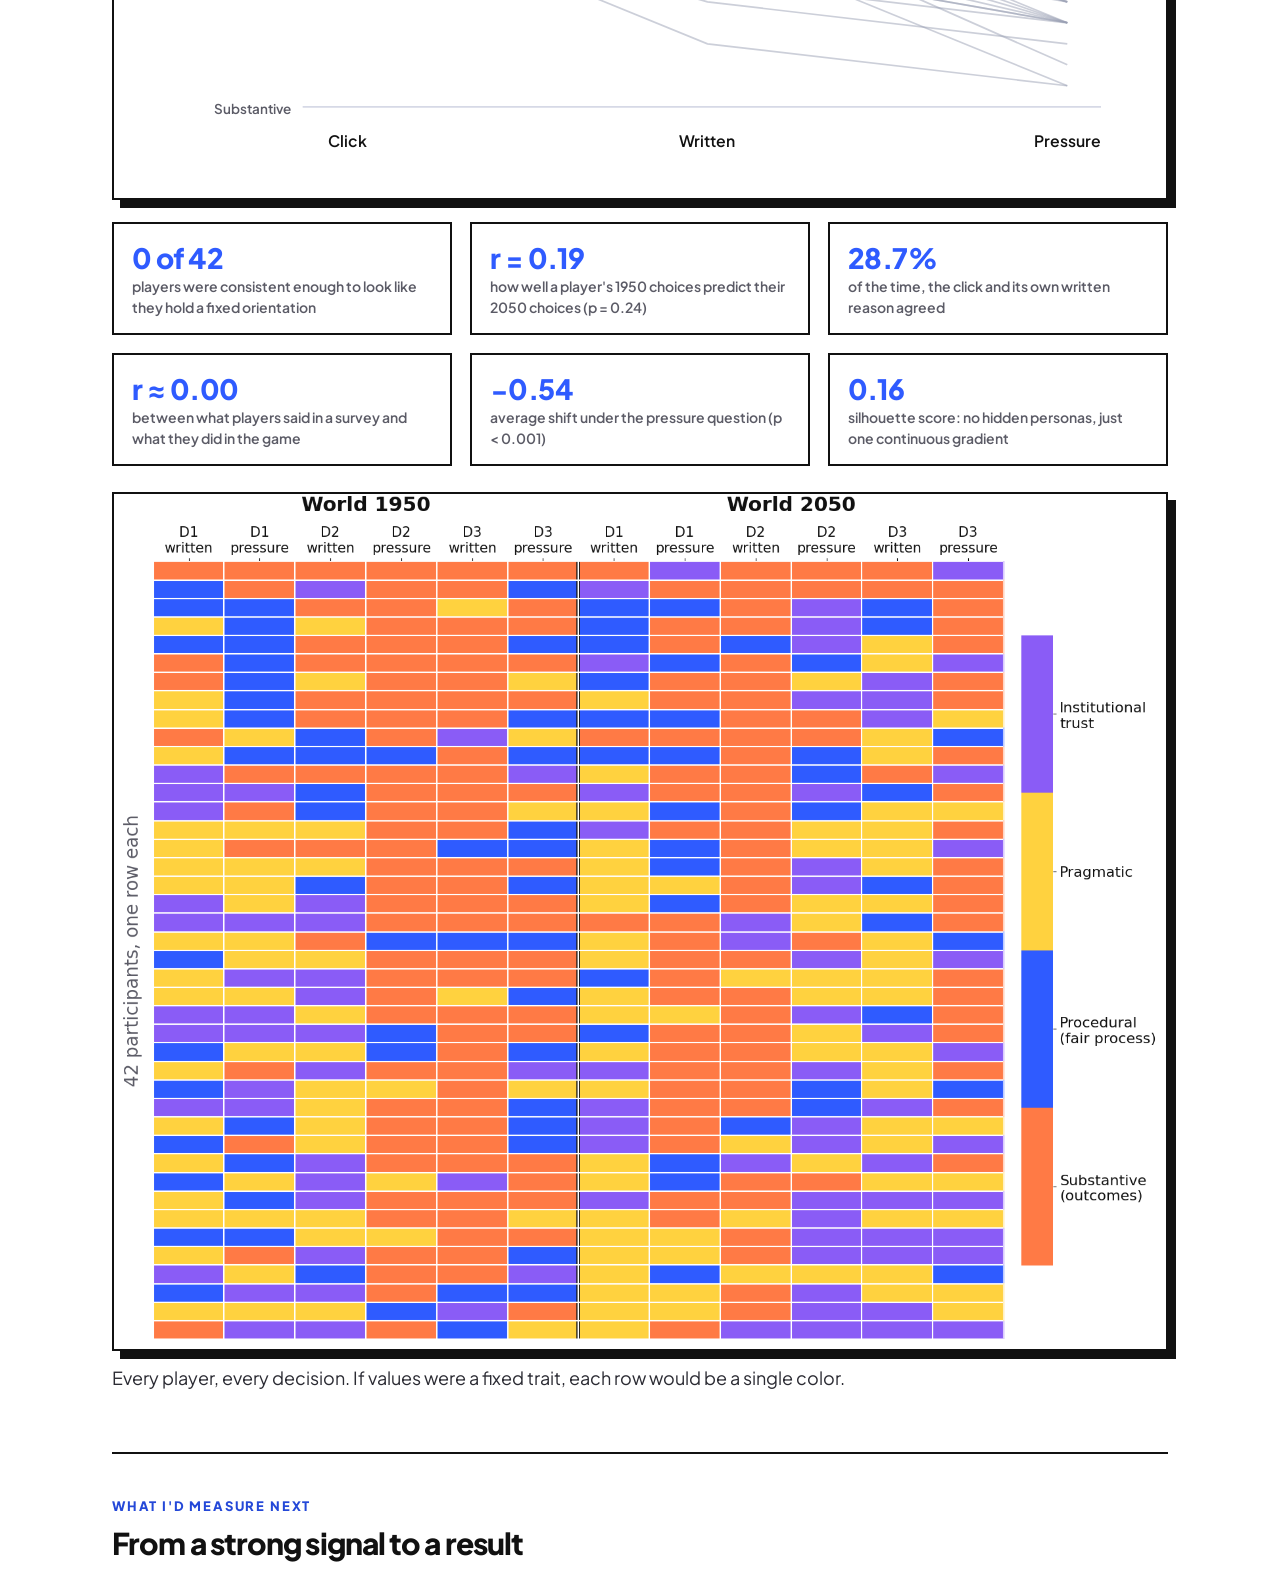
<file: work/state-not-trait.html>
<!DOCTYPE html>
<html lang="en">
<head>
<meta charset="utf-8">
<title>Values Under Pressure · Arava Gendelman</title>
<meta http-equiv="refresh" content="0; url=values-under-pressure.html">
<link rel="canonical" href="https://aravag2408.github.io/work/values-under-pressure.html">
</head>
<body>
<p>This page moved to <a href="values-under-pressure.html">Values Under Pressure</a>.</p>
</body>
</html>
</file>
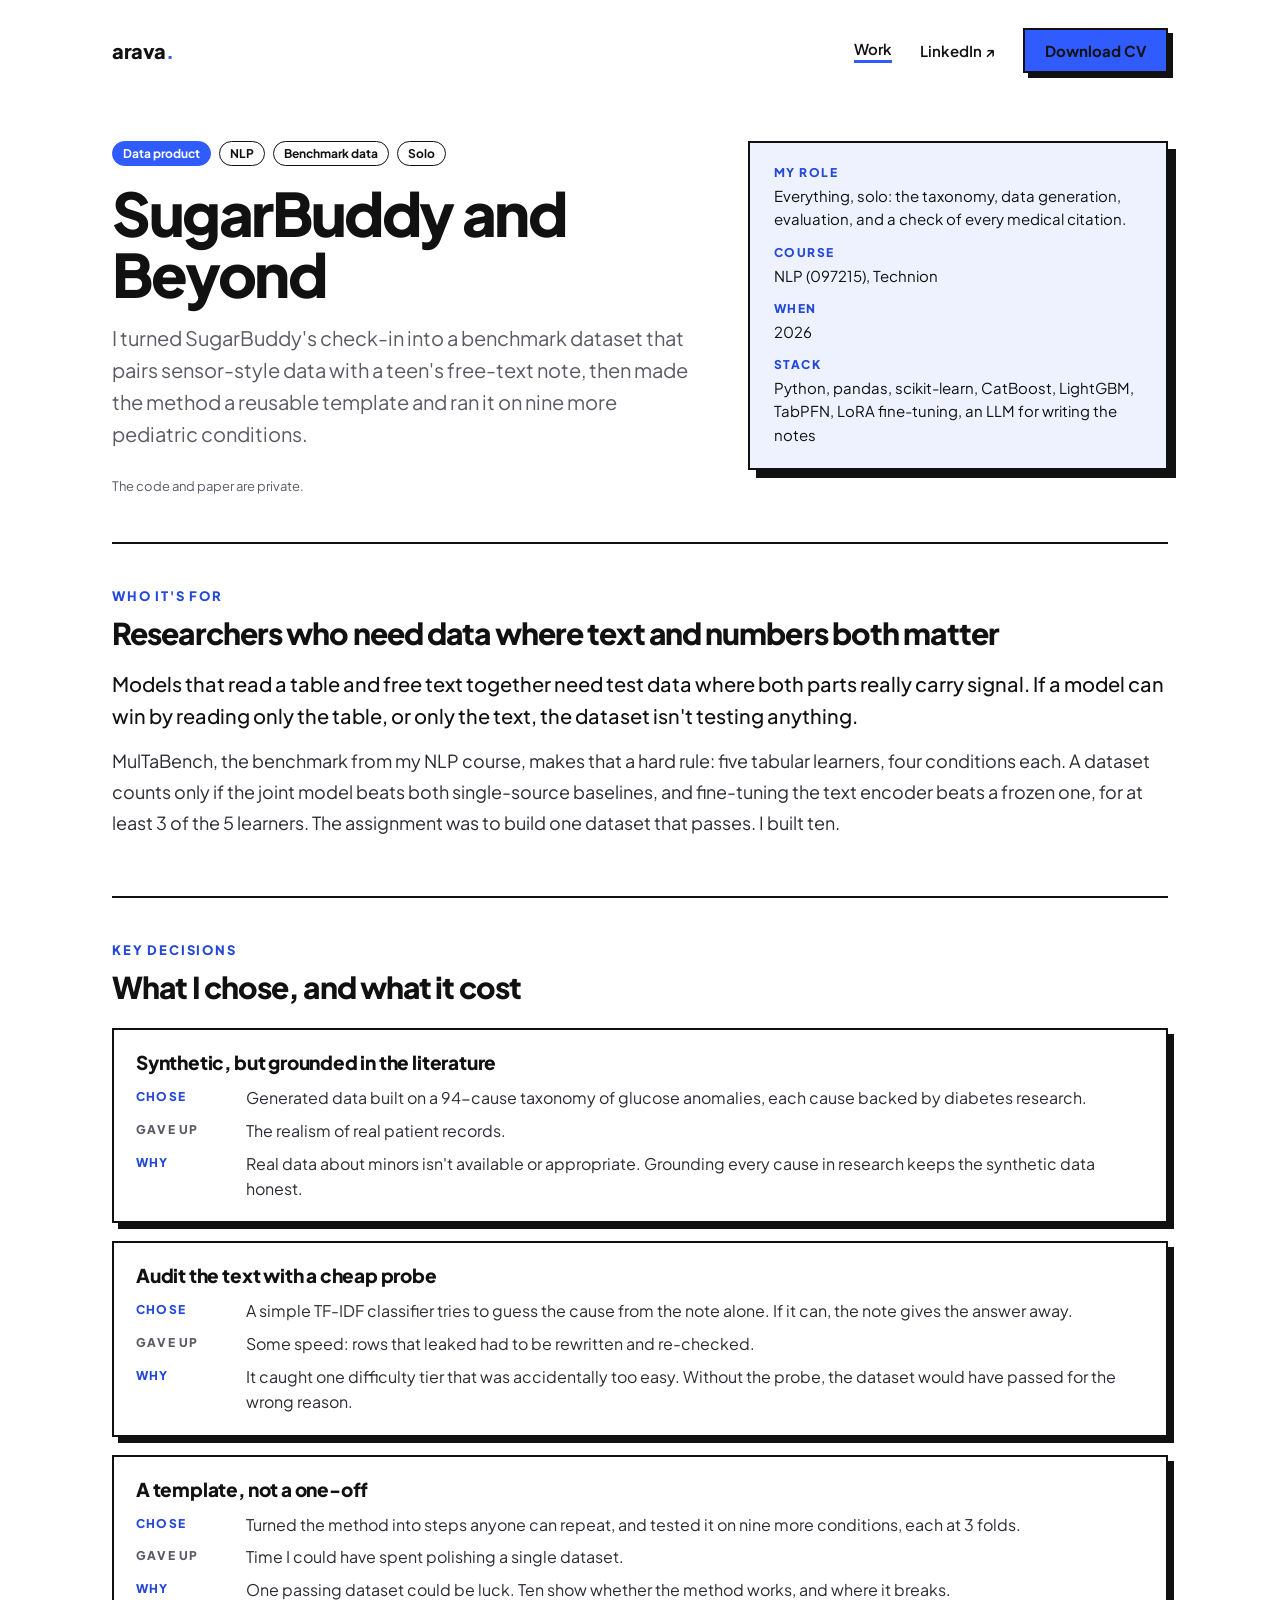
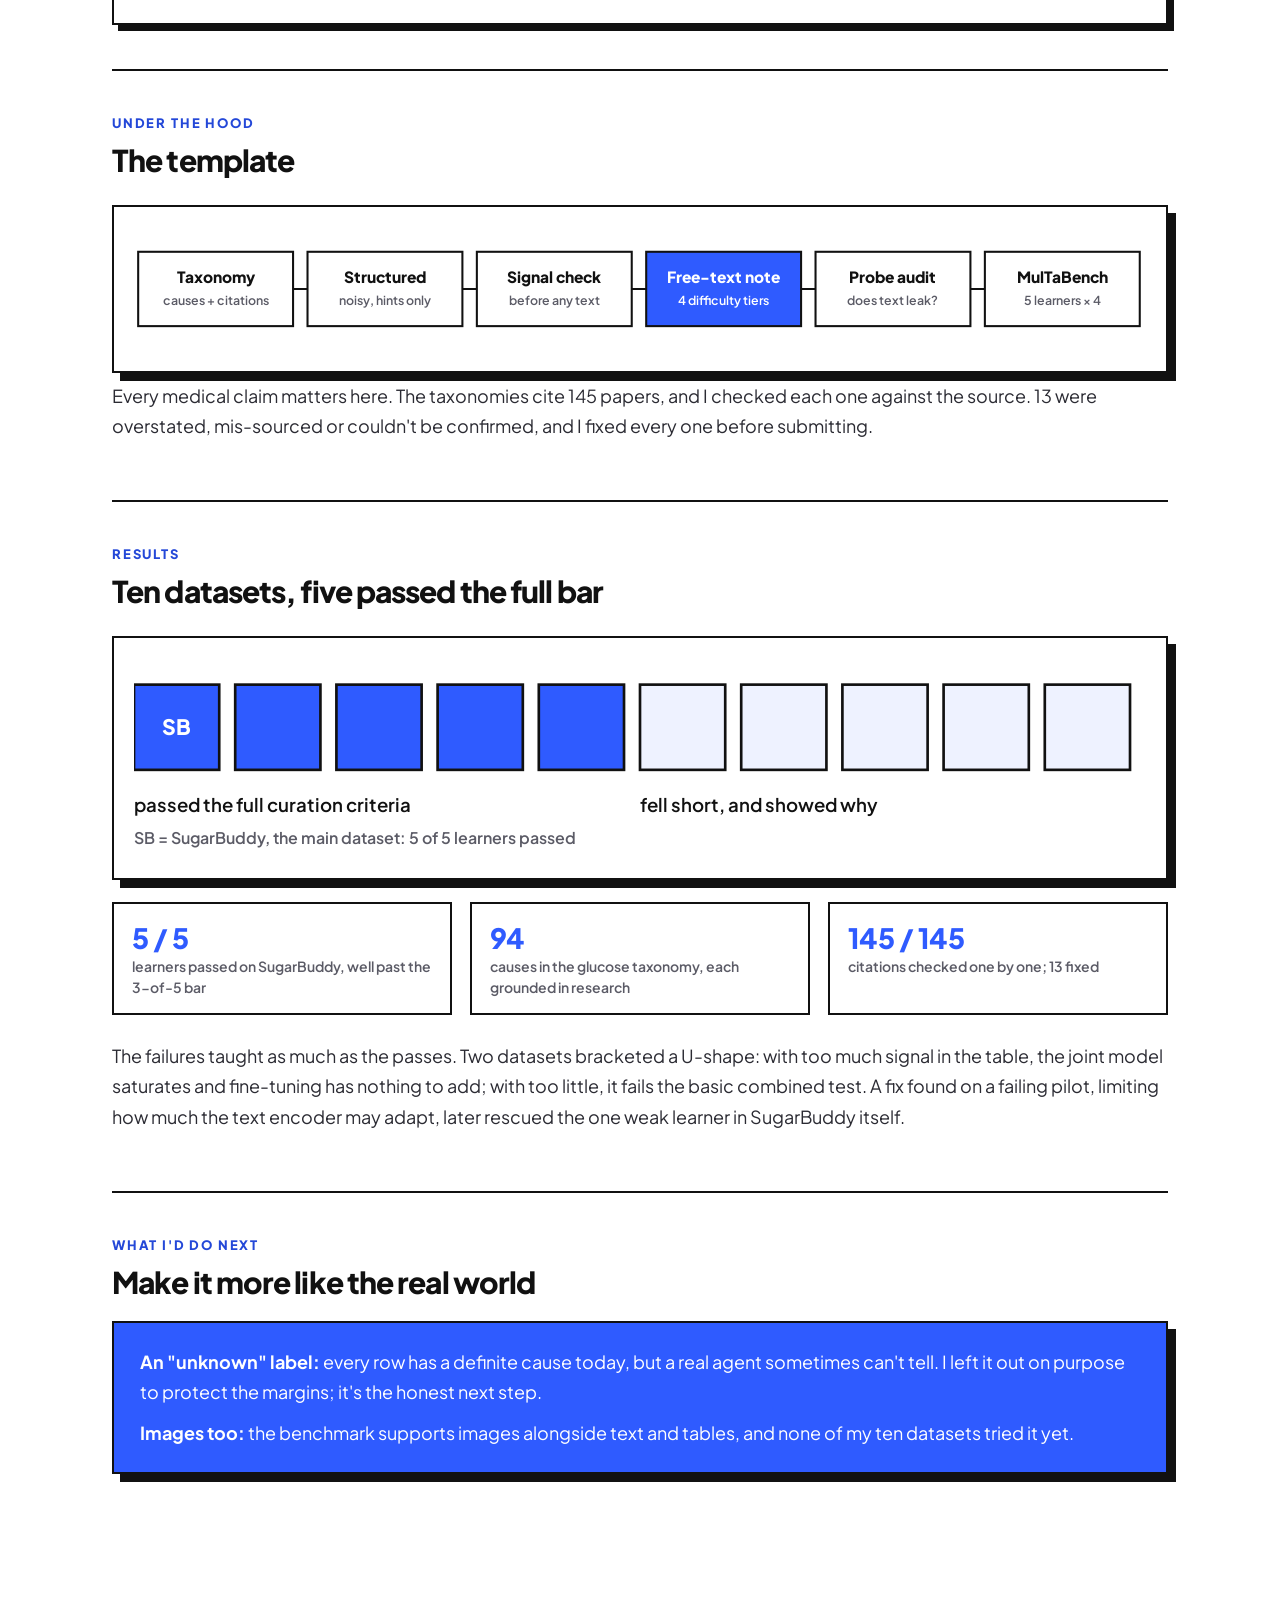
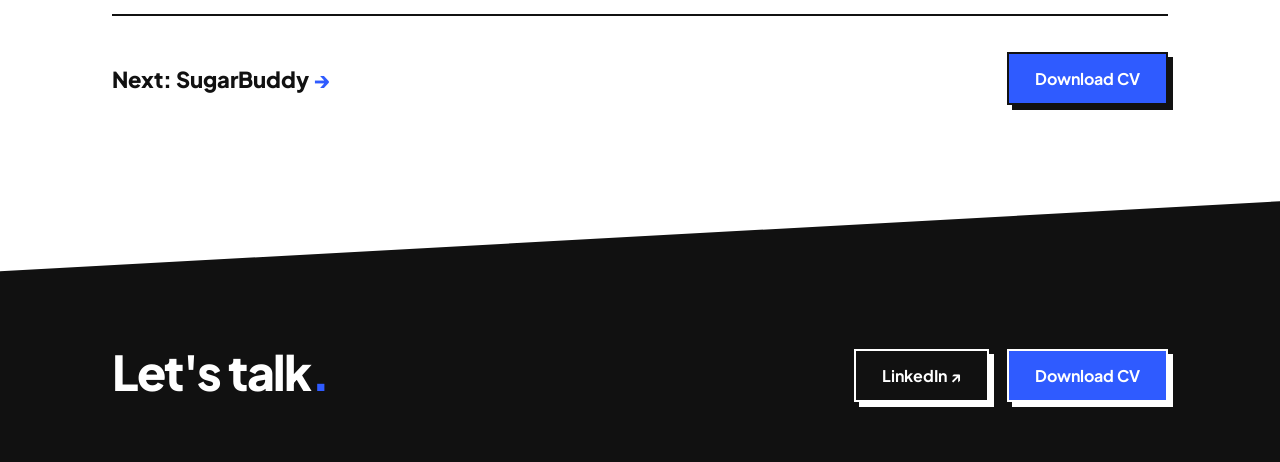
<file: work/sugarbuddy-and-beyond.html>
<!DOCTYPE html>
<html lang="en">
<head>
<meta charset="utf-8">
<meta name="viewport" content="width=device-width, initial-scale=1">
<title>SugarBuddy and Beyond · Arava Gendelman</title>
<meta name="description" content="A benchmark dataset built from SugarBuddy's check-in, generalized into a template and tested on nine more conditions.">
<meta property="og:title" content="SugarBuddy and Beyond · Arava Gendelman">
<meta property="og:description" content="A 94-cause taxonomy, five tabular learners, and a method that generalized to nine more conditions — 5 of 10 datasets passed the benchmark's curation bar.">
<meta property="og:image" content="https://aravag2408.github.io/assets/img/og.png">
<link rel="icon" href="../assets/favicon.svg" type="image/svg+xml">
<link rel="preconnect" href="https://fonts.googleapis.com">
<link rel="stylesheet" href="https://fonts.googleapis.com/css2?family=Plus+Jakarta+Sans:wght@400;500;600;700;800&display=swap">
<link rel="stylesheet" href="../assets/style.css">
</head>
<body>
<div class="wrap">
  <nav>
    <a class="logo" href="../index.html">arava<span>.</span></a>
    <div class="links"><a class="on" href="../work.html">Work</a><a href="https://www.linkedin.com/in/arava-gendelman" target="_blank" rel="noopener">LinkedIn ↗</a><a class="btn" href="../assets/cv.pdf" download>Download CV</a></div>
  </nav>

  <header class="cs-head">
    <div>
      <div class="meta"><span class="tag b">Data product</span><span class="tag">NLP</span><span class="tag">Benchmark data</span><span class="tag">Solo</span></div>
      <h1>SugarBuddy and Beyond</h1>
      <p class="sum">I turned SugarBuddy's check-in into a benchmark dataset that pairs sensor-style data with a teen's free-text note, then made the method a reusable template and ran it on nine more pediatric conditions.</p>
      <div class="actions"><small>The code and paper are private.</small></div>
    </div>
    <dl class="facts">
      <dt>My role</dt><dd>Everything, solo: the taxonomy, data generation, evaluation, and a check of every medical citation.</dd>
      <dt>Course</dt><dd>NLP (097215), Technion</dd>
      <dt>When</dt><dd>2026</dd>
      <dt>Stack</dt><dd>Python, pandas, scikit-learn, CatBoost, LightGBM, TabPFN, LoRA fine-tuning, an LLM for writing the notes</dd>
    </dl>
  </header>

  <div class="cs-body cs-wide">
    <section id="users">
      <div class="eyebrow-s">Who it's for</div>
      <h2>Researchers who need data where text and numbers both matter</h2>
      <p class="lead">Models that read a table and free text together need test data where both parts really carry signal. If a model can win by reading only the table, or only the text, the dataset isn't testing anything.</p>
      <p>MulTaBench, the benchmark from my NLP course, makes that a hard rule: five tabular learners, four conditions each. A dataset counts only if the joint model beats both single-source baselines, and fine-tuning the text encoder beats a frozen one, for at least 3 of the 5 learners. The assignment was to build one dataset that passes. I built ten.</p>
    </section>

    <section id="decisions">
      <div class="eyebrow-s">Key decisions</div>
      <h2>What I chose, and what it cost</h2>
      <div class="decisions">
        <div class="decision"><h3>Synthetic, but grounded in the literature</h3><dl>
          <dt>Chose</dt><dd>Generated data built on a 94-cause taxonomy of glucose anomalies, each cause backed by diabetes research.</dd>
          <dt class="gave">Gave up</dt><dd>The realism of real patient records.</dd>
          <dt>Why</dt><dd>Real data about minors isn't available or appropriate. Grounding every cause in research keeps the synthetic data honest.</dd></dl></div>
        <div class="decision"><h3>Audit the text with a cheap probe</h3><dl>
          <dt>Chose</dt><dd>A simple TF-IDF classifier tries to guess the cause from the note alone. If it can, the note gives the answer away.</dd>
          <dt class="gave">Gave up</dt><dd>Some speed: rows that leaked had to be rewritten and re-checked.</dd>
          <dt>Why</dt><dd>It caught one difficulty tier that was accidentally too easy. Without the probe, the dataset would have passed for the wrong reason.</dd></dl></div>
        <div class="decision"><h3>A template, not a one-off</h3><dl>
          <dt>Chose</dt><dd>Turned the method into steps anyone can repeat, and tested it on nine more conditions, each at 3 folds.</dd>
          <dt class="gave">Gave up</dt><dd>Time I could have spent polishing a single dataset.</dd>
          <dt>Why</dt><dd>One passing dataset could be luck. Ten show whether the method works, and where it breaks.</dd></dl></div>
      </div>
    </section>

    <section id="under-the-hood">
      <div class="eyebrow-s">Under the hood</div>
      <h2>The template</h2>
      <div class="diagram">
        <svg viewBox="0 0 980 120" role="img" aria-label="The template: a cause taxonomy, then a noisy structured profile, a signal check before any text, tiered free-text notes, a probe audit for leaks, and finally the MulTaBench evaluation.">
          <rect class="box" x="4" y="24" width="150" height="72"/><text class="title" x="79" y="54" text-anchor="middle">Taxonomy</text><text class="muted" x="79" y="76" text-anchor="middle">causes + citations</text>
          <rect class="box" x="168" y="24" width="150" height="72"/><text class="title" x="243" y="54" text-anchor="middle">Structured</text><text class="muted" x="243" y="76" text-anchor="middle">noisy, hints only</text>
          <rect class="box" x="332" y="24" width="150" height="72"/><text class="title" x="407" y="54" text-anchor="middle">Signal check</text><text class="muted" x="407" y="76" text-anchor="middle">before any text</text>
          <rect class="box core" x="496" y="24" width="150" height="72"/><text class="title on-blue" x="571" y="54" text-anchor="middle">Free-text note</text><text class="on-blue" x="571" y="76" text-anchor="middle" font-size="12" font-weight="600">4 difficulty tiers</text>
          <rect class="box" x="660" y="24" width="150" height="72"/><text class="title" x="735" y="54" text-anchor="middle">Probe audit</text><text class="muted" x="735" y="76" text-anchor="middle">does text leak?</text>
          <rect class="box" x="824" y="24" width="150" height="72"/><text class="title" x="899" y="54" text-anchor="middle">MulTaBench</text><text class="muted" x="899" y="76" text-anchor="middle">5 learners × 4</text>
          <path class="edge" d="M154 60 H168 M318 60 H332 M482 60 H496 M646 60 H660 M810 60 H824"/>
        </svg>
      </div>
      <p>Every medical claim matters here. The taxonomies cite 145 papers, and I checked each one against the source. 13 were overstated, mis-sourced or couldn't be confirmed, and I fixed every one before submitting.</p>
    </section>

    <section id="results">
      <div class="eyebrow-s">Results</div>
      <h2>Ten datasets, five passed the full bar</h2>
      <div class="chart wide">
        <svg viewBox="0 0 760 150" role="img" aria-label="Ten datasets built: SugarBuddy plus nine more conditions. Five passed the benchmark's full curation criteria, SugarBuddy among them.">
          <rect class="bar" x="0" y="20" width="64" height="64"/><rect class="bar" x="76" y="20" width="64" height="64"/><rect class="bar" x="152" y="20" width="64" height="64"/><rect class="bar" x="228" y="20" width="64" height="64"/><rect class="bar" x="304" y="20" width="64" height="64"/>
          <rect class="bar ghost" x="380" y="20" width="64" height="64"/><rect class="bar ghost" x="456" y="20" width="64" height="64"/><rect class="bar ghost" x="532" y="20" width="64" height="64"/><rect class="bar ghost" x="608" y="20" width="64" height="64"/><rect class="bar ghost" x="684" y="20" width="64" height="64"/>
          <text class="val on-blue" x="32" y="58" text-anchor="middle">SB</text>
          <text class="lbl" x="0" y="116">passed the full curation criteria</text><text class="lbl" x="380" y="116">fell short, and showed why</text>
          <text class="muted" x="0" y="140">SB = SugarBuddy, the main dataset: 5 of 5 learners passed</text>
        </svg>
      </div>
      <div class="stat-row">
        <div><b>5 / 5</b><span>learners passed on SugarBuddy, well past the 3-of-5 bar</span></div>
        <div><b>94</b><span>causes in the glucose taxonomy, each grounded in research</span></div>
        <div><b>145 / 145</b><span>citations checked one by one; 13 fixed</span></div>
      </div>
      <p>The failures taught as much as the passes. Two datasets bracketed a U-shape: with too much signal in the table, the joint model saturates and fine-tuning has nothing to add; with too little, it fails the basic combined test. A fix found on a failing pilot, limiting how much the text encoder may adapt, later rescued the one weak learner in SugarBuddy itself.</p>
    </section>

    <section id="next">
      <div class="eyebrow-s">What I'd do next</div>
      <h2>Make it more like the real world</h2>
      <div class="next-box">
        <p><b>An "unknown" label:</b> every row has a definite cause today, but a real agent sometimes can't tell. I left it out on purpose to protect the margins; it's the honest next step.</p>
        <p><b>Images too:</b> the benchmark supports images alongside text and tables, and none of my ten datasets tried it yet.</p>
      </div>
    </section>
  </div>

  <div class="next-cs"><a class="t" href="sugarbuddy.html">Next: SugarBuddy <span>→</span></a><a class="btn" href="../assets/cv.pdf" download>Download CV</a></div>
</div>

<footer>
  <div class="wrap"><h2>Let's talk<span>.</span></h2><div class="foot-links"><a class="btn ghost" href="https://www.linkedin.com/in/arava-gendelman" target="_blank" rel="noopener">LinkedIn ↗</a><a class="btn" href="../assets/cv.pdf" download>Download CV</a></div></div>
</footer>
</body>
</html>
</file>
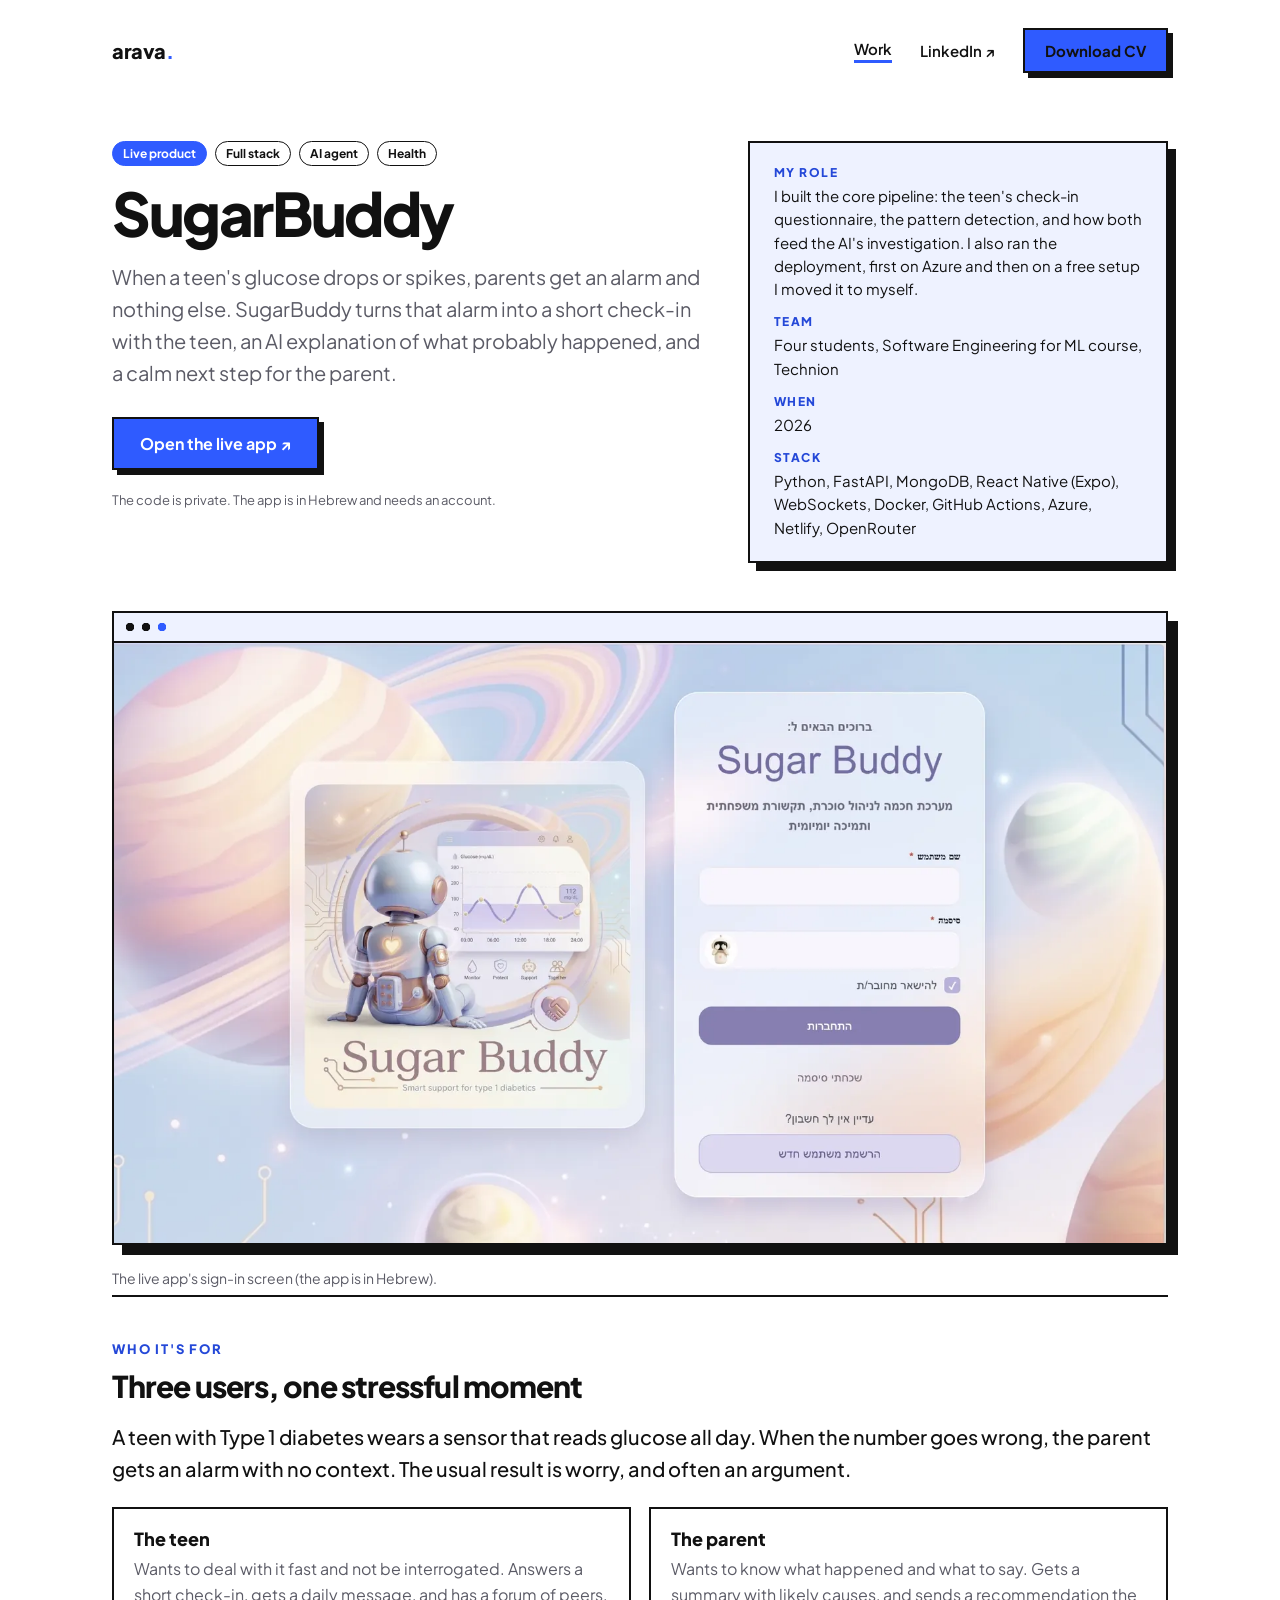
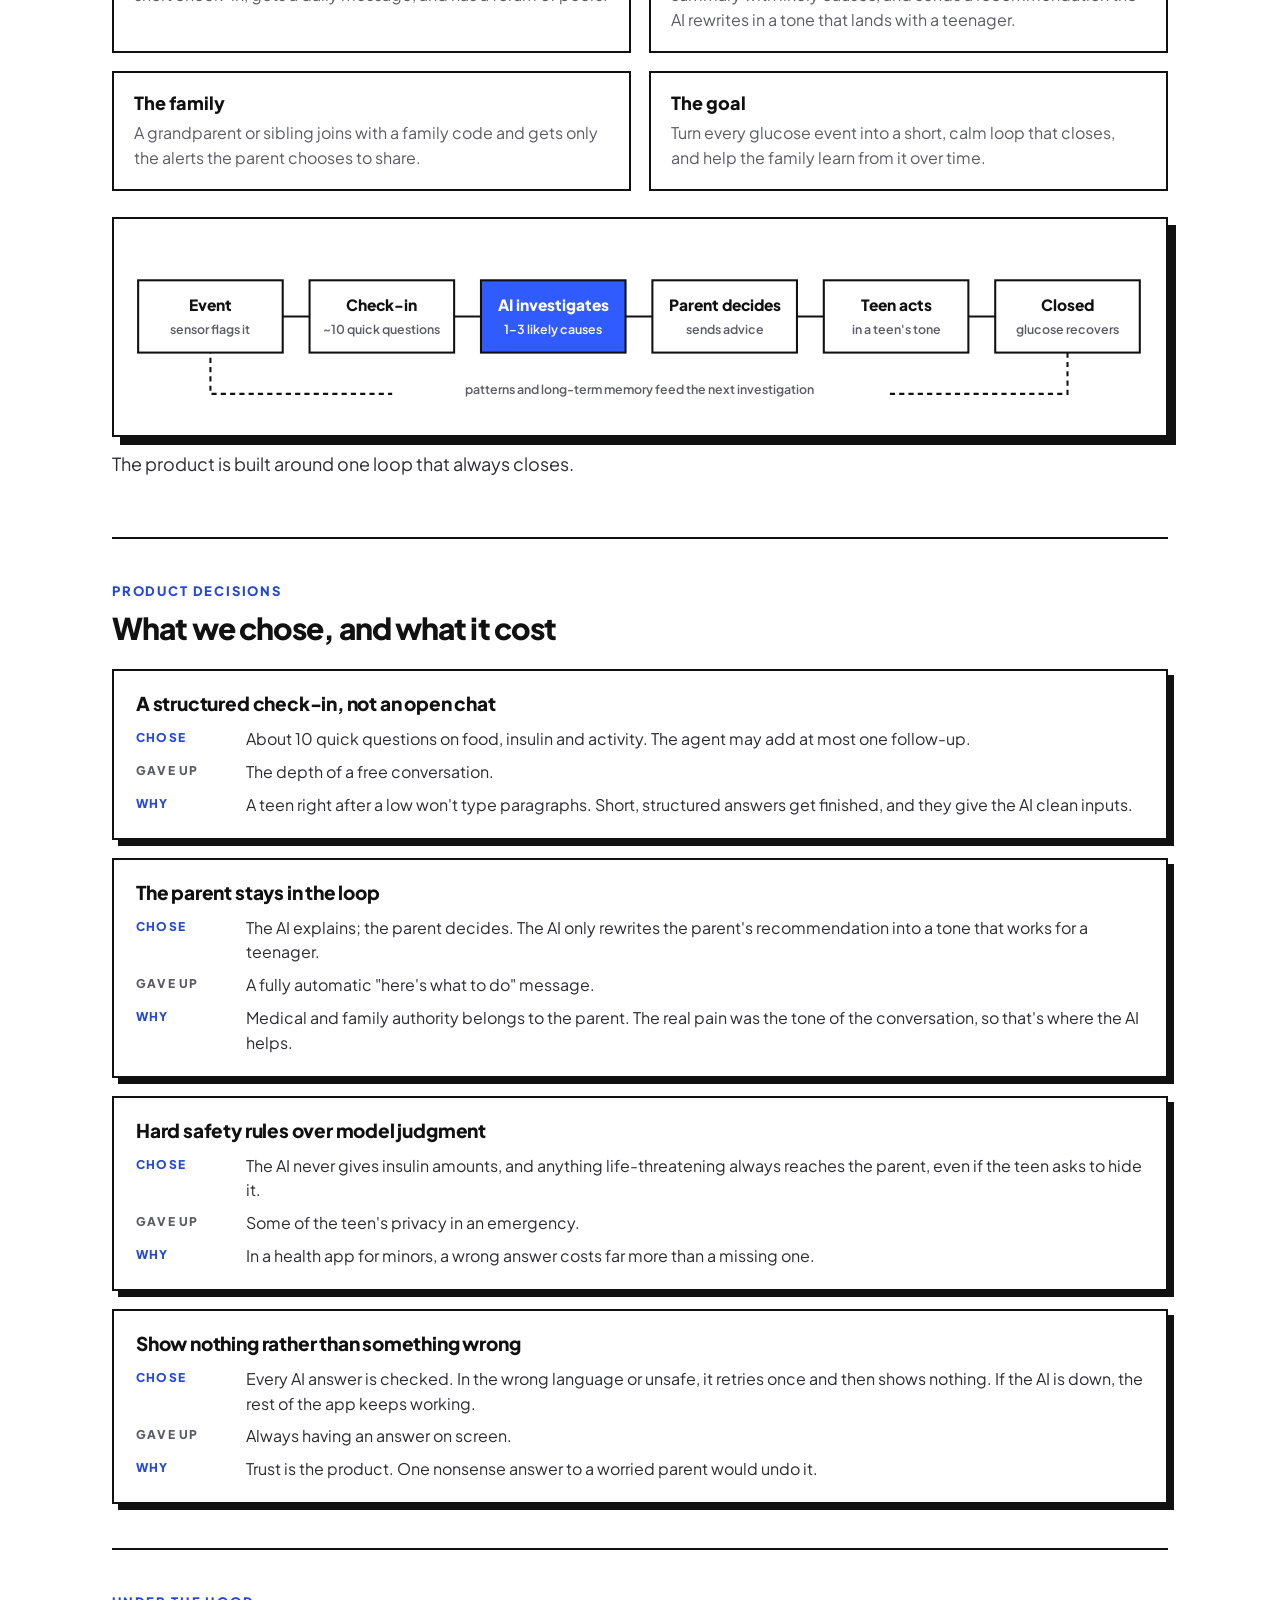
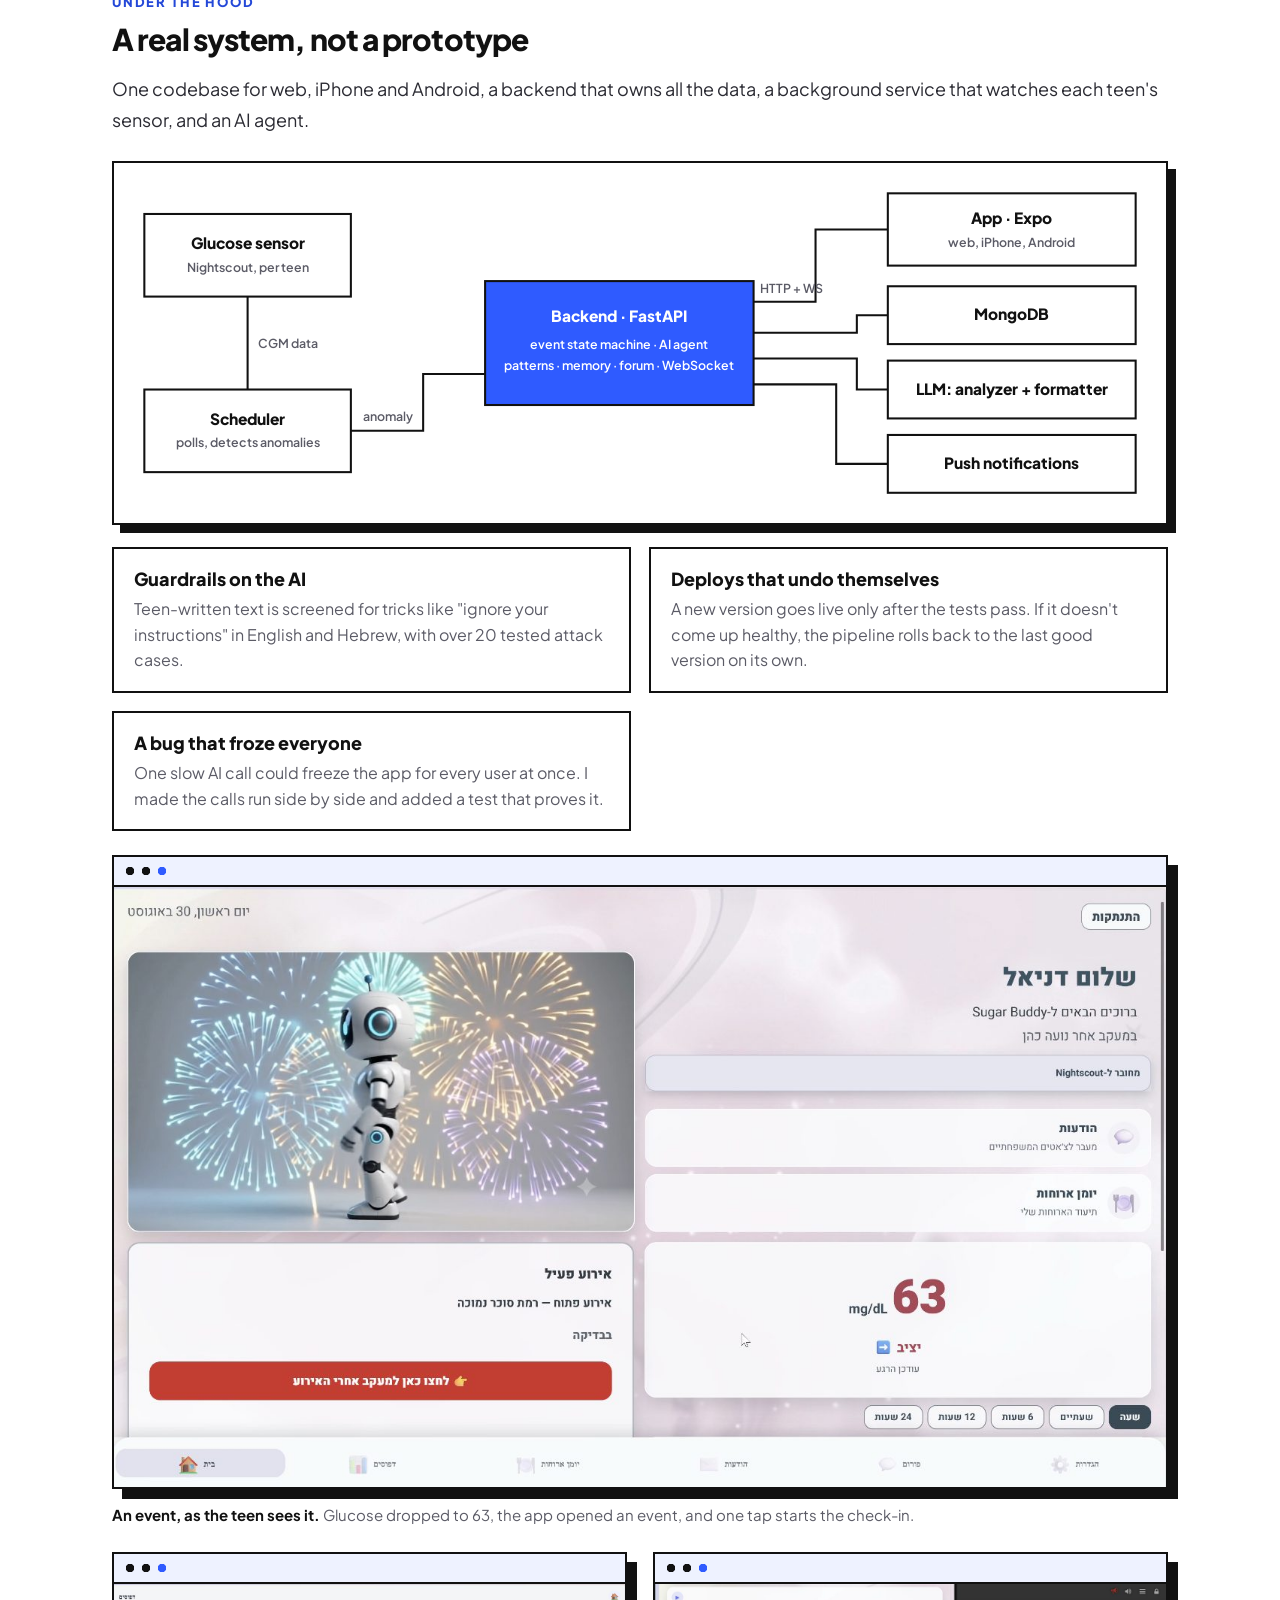
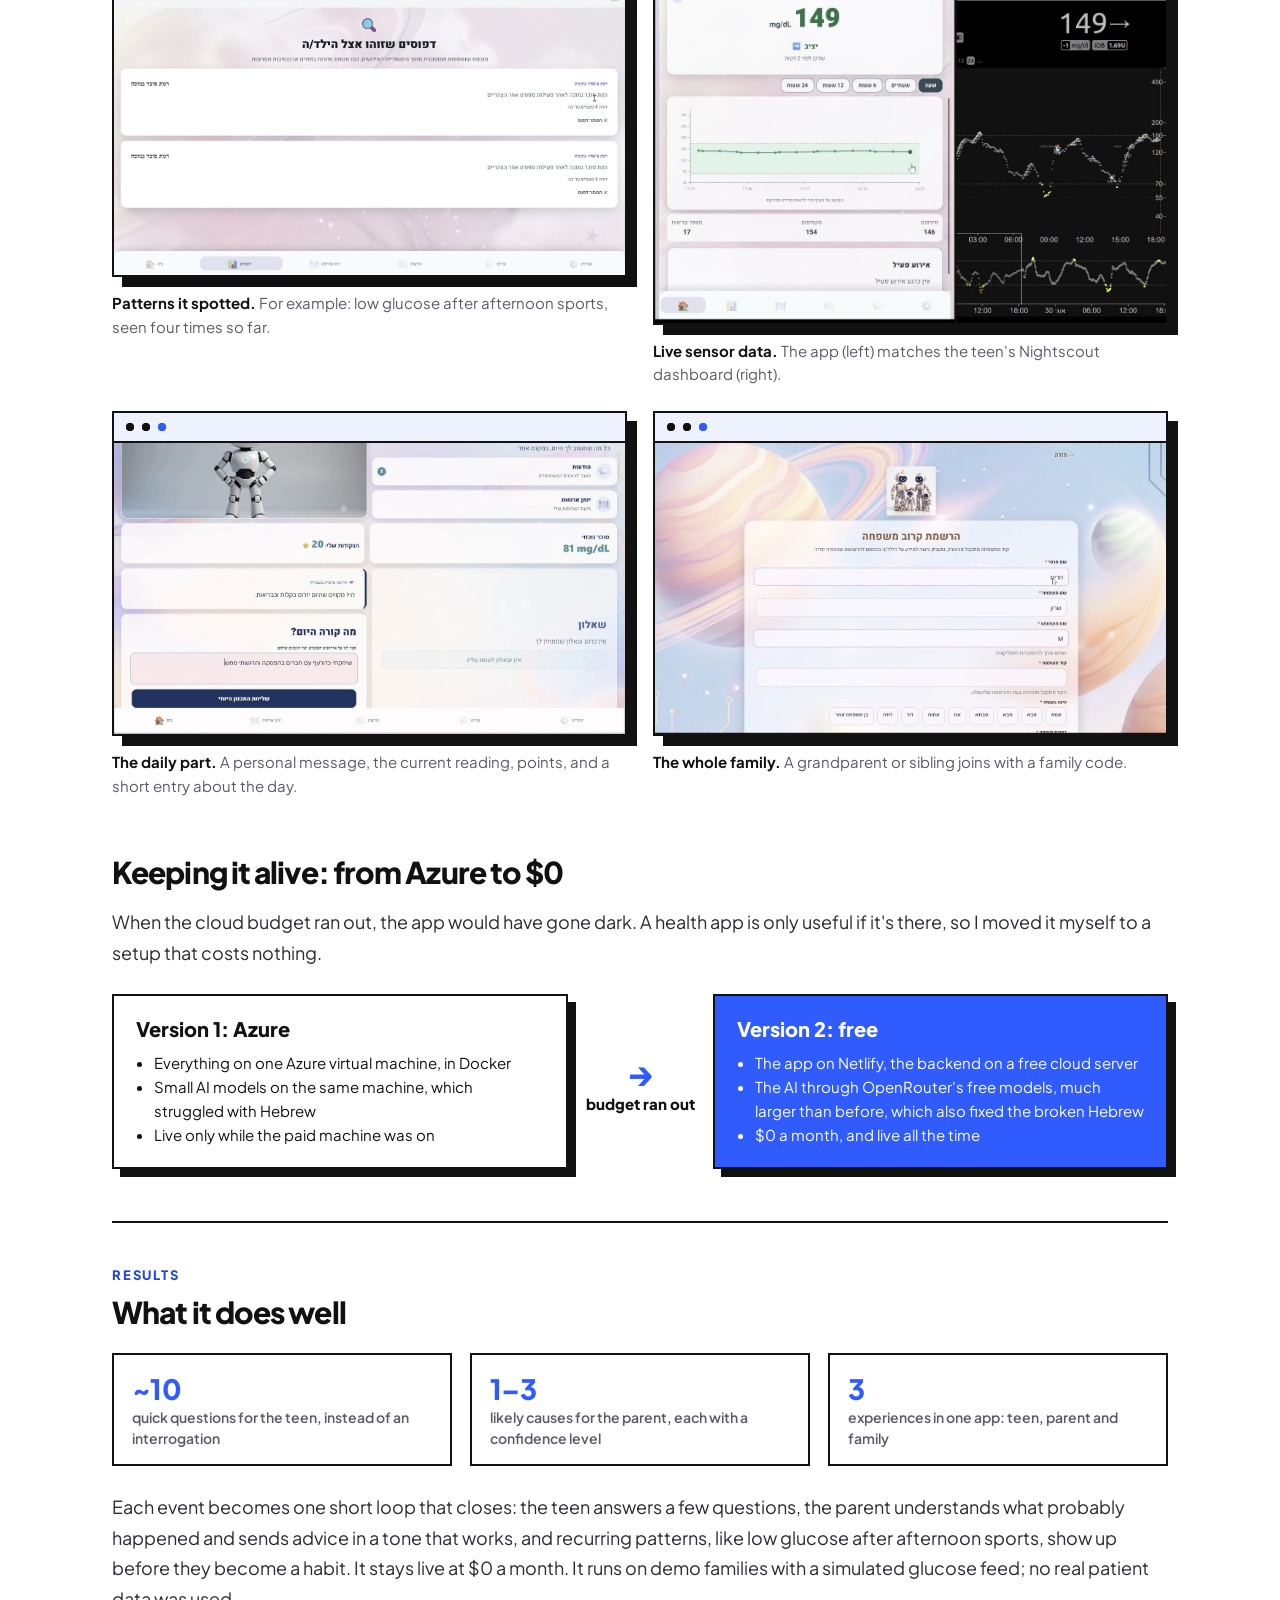
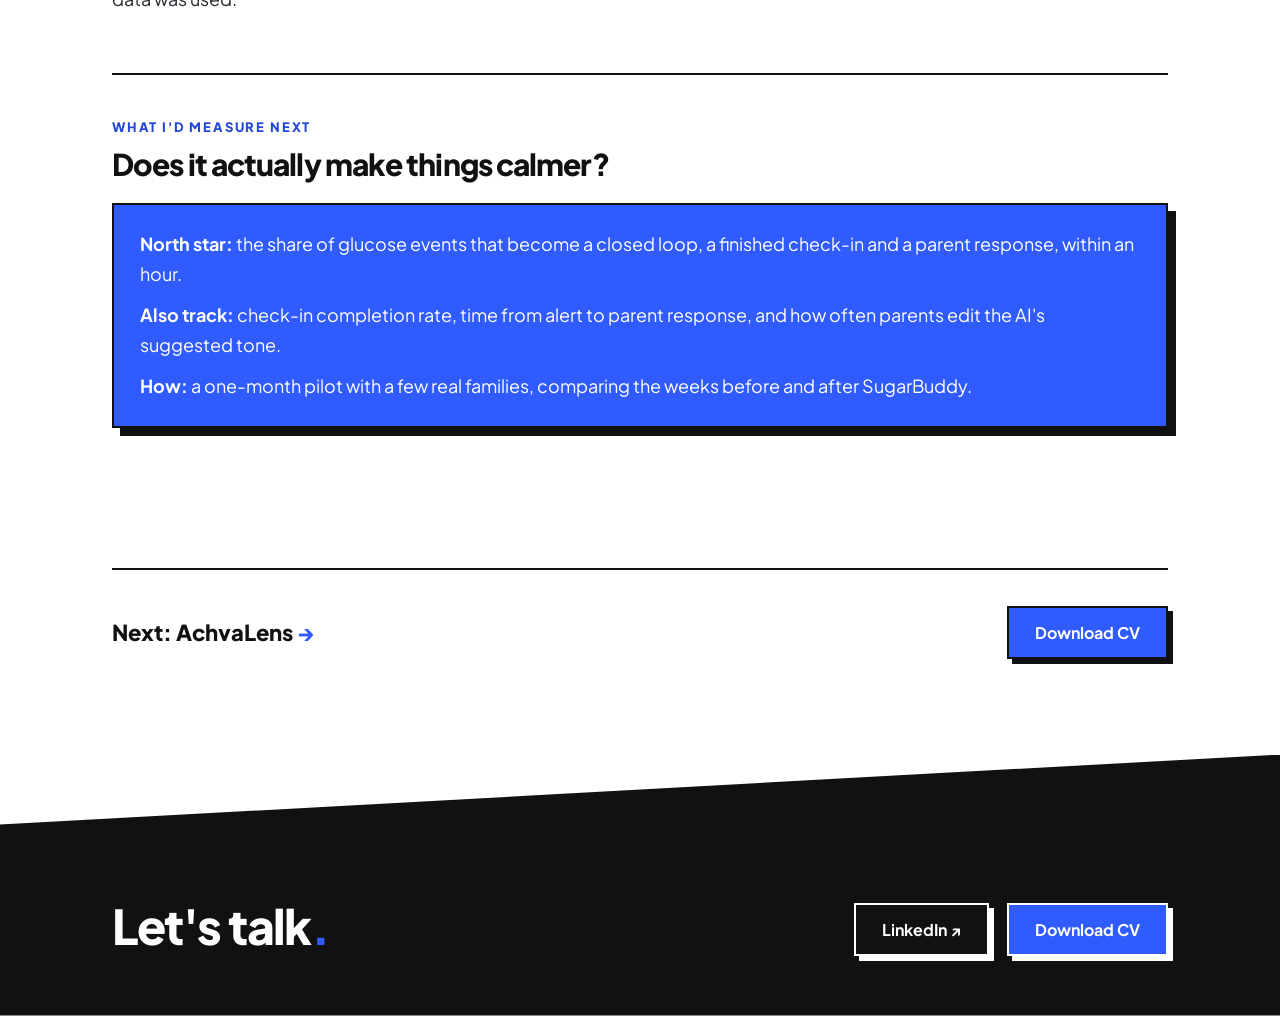
<file: work/sugarbuddy.html>
<!DOCTYPE html>
<html lang="en">
<head>
<meta charset="utf-8">
<meta name="viewport" content="width=device-width, initial-scale=1">
<title>SugarBuddy · Arava Gendelman</title>
<meta name="description" content="Product: a full-stack app for teens with Type 1 diabetes and their families, first run on Azure and then moved to free hosting.">
<meta property="og:title" content="SugarBuddy · Arava Gendelman">
<meta property="og:description" content="A full-stack family app for teens with Type 1 diabetes. Built on Azure, then moved to a $0 stack so it could stay live.">
<meta property="og:image" content="https://aravag2408.github.io/assets/img/sb-event.jpg">
<link rel="icon" href="../assets/favicon.svg" type="image/svg+xml">
<link rel="preconnect" href="https://fonts.googleapis.com">
<link rel="stylesheet" href="https://fonts.googleapis.com/css2?family=Plus+Jakarta+Sans:wght@400;500;600;700;800&display=swap">
<link rel="stylesheet" href="../assets/style.css">
</head>
<body>
<div class="wrap">
  <nav>
    <a class="logo" href="../index.html">arava<span>.</span></a>
    <div class="links"><a class="on" href="../work.html">Work</a><a href="https://www.linkedin.com/in/arava-gendelman" target="_blank" rel="noopener">LinkedIn ↗</a><a class="btn" href="../assets/cv.pdf" download>Download CV</a></div>
  </nav>

  <header class="cs-head">
    <div>
      <div class="meta"><span class="tag b">Live product</span><span class="tag">Full stack</span><span class="tag">AI agent</span><span class="tag">Health</span></div>
      <h1>SugarBuddy</h1>
      <p class="sum">When a teen's glucose drops or spikes, parents get an alarm and nothing else. SugarBuddy turns that alarm into a short check-in with the teen, an AI explanation of what probably happened, and a calm next step for the parent.</p>
      <div class="actions"><a class="btn" href="https://sugarbuddy.netlify.app" target="_blank" rel="noopener">Open the live app ↗</a><small>The code is private. The app is in Hebrew and needs an account.</small></div>
    </div>
    <dl class="facts">
      <dt>My role</dt><dd>I built the core pipeline: the teen's check-in questionnaire, the pattern detection, and how both feed the AI's investigation. I also ran the deployment, first on Azure and then on a free setup I moved it to myself.</dd>
      <dt>Team</dt><dd>Four students, Software Engineering for ML course, Technion</dd>
      <dt>When</dt><dd>2026</dd>
      <dt>Stack</dt><dd>Python, FastAPI, MongoDB, React Native (Expo), WebSockets, Docker, GitHub Actions, Azure, Netlify, OpenRouter</dd>
    </dl>
  </header>

  <div class="frame-browser"><img src="../assets/img/sb-hero.webp" alt="SugarBuddy's sign-in screen: the app's robot mascot next to a glucose chart, and a Hebrew login form"></div>
  <p class="caption">The live app's sign-in screen (the app is in Hebrew).</p>

  <div class="cs-body cs-wide">
    <section id="users">
      <div class="eyebrow-s">Who it's for</div>
      <h2>Three users, one stressful moment</h2>
      <p class="lead">A teen with Type 1 diabetes wears a sensor that reads glucose all day. When the number goes wrong, the parent gets an alarm with no context. The usual result is worry, and often an argument.</p>
      <div class="features">
        <div class="feature"><h3>The teen</h3><p>Wants to deal with it fast and not be interrogated. Answers a short check-in, gets a daily message, and has a forum of peers.</p></div>
        <div class="feature"><h3>The parent</h3><p>Wants to know what happened and what to say. Gets a summary with likely causes, and sends a recommendation the AI rewrites in a tone that lands with a teenager.</p></div>
        <div class="feature"><h3>The family</h3><p>A grandparent or sibling joins with a family code and gets only the alerts the parent chooses to share.</p></div>
        <div class="feature"><h3>The goal</h3><p>Turn every glucose event into a short, calm loop that closes, and help the family learn from it over time.</p></div>
      </div>
      <div class="diagram">
        <svg viewBox="0 0 980 170" role="img" aria-label="The event loop: the sensor flags an event, the teen does a check-in, the AI investigates, the parent decides, the teen acts, and the event closes when glucose recovers.">
          <rect class="box" x="4" y="40" width="140" height="70"/><text class="title" x="74" y="70" text-anchor="middle">Event</text><text class="muted" x="74" y="92" text-anchor="middle">sensor flags it</text>
          <rect class="box" x="170" y="40" width="140" height="70"/><text class="title" x="240" y="70" text-anchor="middle">Check-in</text><text class="muted" x="240" y="92" text-anchor="middle">~10 quick questions</text>
          <rect class="box core" x="336" y="40" width="140" height="70"/><text class="title on-blue" x="406" y="70" text-anchor="middle">AI investigates</text><text class="on-blue" x="406" y="92" text-anchor="middle" font-size="12" font-weight="600">1–3 likely causes</text>
          <rect class="box" x="502" y="40" width="140" height="70"/><text class="title" x="572" y="70" text-anchor="middle">Parent decides</text><text class="muted" x="572" y="92" text-anchor="middle">sends advice</text>
          <rect class="box" x="668" y="40" width="140" height="70"/><text class="title" x="738" y="70" text-anchor="middle">Teen acts</text><text class="muted" x="738" y="92" text-anchor="middle">in a teen's tone</text>
          <rect class="box" x="834" y="40" width="140" height="70"/><text class="title" x="904" y="70" text-anchor="middle">Closed</text><text class="muted" x="904" y="92" text-anchor="middle">glucose recovers</text>
          <path class="edge" d="M144 75 H170 M310 75 H336 M476 75 H502 M642 75 H668 M808 75 H834"/>
          <path class="edge" d="M904 110 V150 H74 V110" stroke-dasharray="5 4"/>
          <rect x="250" y="134" width="480" height="22" fill="#fff"/>
          <text class="muted" x="490" y="150" text-anchor="middle">patterns and long-term memory feed the next investigation</text>
        </svg>
      </div>
      <p class="caption">The product is built around one loop that always closes.</p>
    </section>

    <section id="decisions">
      <div class="eyebrow-s">Product decisions</div>
      <h2>What we chose, and what it cost</h2>
      <div class="decisions">
        <div class="decision"><h3>A structured check-in, not an open chat</h3><dl>
          <dt>Chose</dt><dd>About 10 quick questions on food, insulin and activity. The agent may add at most one follow-up.</dd>
          <dt class="gave">Gave up</dt><dd>The depth of a free conversation.</dd>
          <dt>Why</dt><dd>A teen right after a low won't type paragraphs. Short, structured answers get finished, and they give the AI clean inputs.</dd></dl></div>
        <div class="decision"><h3>The parent stays in the loop</h3><dl>
          <dt>Chose</dt><dd>The AI explains; the parent decides. The AI only rewrites the parent's recommendation into a tone that works for a teenager.</dd>
          <dt class="gave">Gave up</dt><dd>A fully automatic "here's what to do" message.</dd>
          <dt>Why</dt><dd>Medical and family authority belongs to the parent. The real pain was the tone of the conversation, so that's where the AI helps.</dd></dl></div>
        <div class="decision"><h3>Hard safety rules over model judgment</h3><dl>
          <dt>Chose</dt><dd>The AI never gives insulin amounts, and anything life-threatening always reaches the parent, even if the teen asks to hide it.</dd>
          <dt class="gave">Gave up</dt><dd>Some of the teen's privacy in an emergency.</dd>
          <dt>Why</dt><dd>In a health app for minors, a wrong answer costs far more than a missing one.</dd></dl></div>
        <div class="decision"><h3>Show nothing rather than something wrong</h3><dl>
          <dt>Chose</dt><dd>Every AI answer is checked. In the wrong language or unsafe, it retries once and then shows nothing. If the AI is down, the rest of the app keeps working.</dd>
          <dt class="gave">Gave up</dt><dd>Always having an answer on screen.</dd>
          <dt>Why</dt><dd>Trust is the product. One nonsense answer to a worried parent would undo it.</dd></dl></div>
      </div>
    </section>

    <section id="under-the-hood">
      <div class="eyebrow-s">Under the hood</div>
      <h2>A real system, not a prototype</h2>
      <p>One codebase for web, iPhone and Android, a backend that owns all the data, a background service that watches each teen's sensor, and an AI agent.</p>
      <div class="diagram">
        <svg viewBox="0 0 980 310" role="img" aria-label="Architecture: a scheduler polls each teen's Nightscout glucose sensor and reports anomalies to the FastAPI backend. The Expo app talks to the backend over HTTP and WebSocket. The backend uses MongoDB, an LLM and push notifications.">
          <rect class="box" x="10" y="30" width="200" height="80"/><text class="title" x="110" y="64" text-anchor="middle">Glucose sensor</text><text class="muted" x="110" y="86" text-anchor="middle">Nightscout, per teen</text>
          <rect class="box" x="10" y="200" width="200" height="80"/><text class="title" x="110" y="234" text-anchor="middle">Scheduler</text><text class="muted" x="110" y="256" text-anchor="middle">polls, detects anomalies</text>
          <rect class="box core" x="340" y="95" width="260" height="120"/><text class="title on-blue" x="470" y="135" text-anchor="middle">Backend · FastAPI</text>
          <text class="on-blue" x="470" y="161" text-anchor="middle" font-size="12" font-weight="600">event state machine · AI agent</text>
          <text class="on-blue" x="470" y="181" text-anchor="middle" font-size="12" font-weight="600">patterns · memory · forum · WebSocket</text>
          <rect class="box" x="730" y="10" width="240" height="70"/><text class="title" x="850" y="40" text-anchor="middle">App · Expo</text><text class="muted" x="850" y="62" text-anchor="middle">web, iPhone, Android</text>
          <rect class="box" x="730" y="100" width="240" height="56"/><text class="title" x="850" y="133" text-anchor="middle">MongoDB</text>
          <rect class="box" x="730" y="172" width="240" height="56"/><text class="title" x="850" y="205" text-anchor="middle">LLM: analyzer + formatter</text>
          <rect class="box" x="730" y="244" width="240" height="56"/><text class="title" x="850" y="277" text-anchor="middle">Push notifications</text>
          <path class="edge" d="M110 110 V200"/><text class="muted" x="120" y="160">CGM data</text>
          <path class="edge" d="M210 240 H280 V185 H340"/><text class="muted" x="222" y="230">anomaly</text>
          <path class="edge" d="M600 115 H660 V45 H730"/><text class="muted" x="606" y="107">HTTP + WS</text>
          <path class="edge" d="M600 145 H700 V128 H730 M600 170 H700 V200 H730 M600 195 H680 V272 H730"/>
        </svg>
      </div>
      <div class="features">
        <div class="feature"><h3>Guardrails on the AI</h3><p>Teen-written text is screened for tricks like "ignore your instructions" in English and Hebrew, with over 20 tested attack cases.</p></div>
        <div class="feature"><h3>Deploys that undo themselves</h3><p>A new version goes live only after the tests pass. If it doesn't come up healthy, the pipeline rolls back to the last good version on its own.</p></div>
        <div class="feature"><h3>A bug that froze everyone</h3><p>One slow AI call could freeze the app for every user at once. I made the calls run side by side and added a test that proves it.</p></div>
      </div>
      <div class="gallery">
        <figure class="wide"><div class="frame-browser"><img src="../assets/img/sb-event.jpg" alt="The teen's home screen during an event: glucose at 63, marked as an open low-glucose event, with a red button to start the check-in" loading="lazy"></div><figcaption><b>An event, as the teen sees it.</b> Glucose dropped to 63, the app opened an event, and one tap starts the check-in.</figcaption></figure>
        <figure><div class="frame-browser"><img src="../assets/img/sb-patterns.jpg" alt="A list of patterns the app detected, such as low glucose after afternoon sports" loading="lazy"></div><figcaption><b>Patterns it spotted.</b> For example: low glucose after afternoon sports, seen four times so far.</figcaption></figure>
        <figure><div class="frame-browser"><img src="../assets/img/sb-nightscout.jpg" alt="The app's glucose chart next to the Nightscout sensor dashboard, both showing 149" loading="lazy"></div><figcaption><b>Live sensor data.</b> The app (left) matches the teen's Nightscout dashboard (right).</figcaption></figure>
        <figure><div class="frame-browser"><img src="../assets/img/sb-daily.jpg" alt="The teen's screen with a personal daily message, current glucose, points, and a box for the day's entry" loading="lazy"></div><figcaption><b>The daily part.</b> A personal message, the current reading, points, and a short entry about the day.</figcaption></figure>
        <figure><div class="frame-browser"><img src="../assets/img/sb-family.jpg" alt="Registration screen for a family member, with a choice of relationship such as grandmother, uncle or sister" loading="lazy"></div><figcaption><b>The whole family.</b> A grandparent or sibling joins with a family code.</figcaption></figure>
      </div>
      <h2 class="sub">Keeping it alive: from Azure to $0</h2>
      <p>When the cloud budget ran out, the app would have gone dark. A health app is only useful if it's there, so I moved it myself to a setup that costs nothing.</p>
      <div class="deploy">
        <div class="card">
          <h3>Version 1: Azure</h3>
          <ul>
            <li>Everything on one Azure virtual machine, in Docker</li>
            <li>Small AI models on the same machine, which struggled with Hebrew</li>
            <li>Live only while the paid machine was on</li>
          </ul>
        </div>
        <div class="arrow"><span>→</span>budget ran out</div>
        <div class="card free">
          <h3>Version 2: free</h3>
          <ul>
            <li>The app on Netlify, the backend on a free cloud server</li>
            <li>The AI through OpenRouter's free models, much larger than before, which also fixed the broken Hebrew</li>
            <li>$0 a month, and live all the time</li>
          </ul>
        </div>
      </div>
    </section>

    <section id="results">
      <div class="eyebrow-s">Results</div>
      <h2>What it does well</h2>
      <div class="stat-row">
        <div><b>~10</b><span>quick questions for the teen, instead of an interrogation</span></div>
        <div><b>1–3</b><span>likely causes for the parent, each with a confidence level</span></div>
        <div><b>3</b><span>experiences in one app: teen, parent and family</span></div>
      </div>
      <p>Each event becomes one short loop that closes: the teen answers a few questions, the parent understands what probably happened and sends advice in a tone that works, and recurring patterns, like low glucose after afternoon sports, show up before they become a habit. It stays live at $0 a month.
      It runs on demo families with a simulated glucose feed; no real patient data was used.</p>
    </section>

    <section id="next">
      <div class="eyebrow-s">What I'd measure next</div>
      <h2>Does it actually make things calmer?</h2>
      <div class="next-box">
        <p><b>North star:</b> the share of glucose events that become a closed loop, a finished check-in and a parent response, within an hour.</p>
        <p><b>Also track:</b> check-in completion rate, time from alert to parent response, and how often parents edit the AI's suggested tone.</p>
        <p><b>How:</b> a one-month pilot with a few real families, comparing the weeks before and after SugarBuddy.</p>
      </div>
    </section>
  </div>

  <div class="next-cs"><a class="t" href="achvalens.html">Next: AchvaLens <span>→</span></a><a class="btn" href="../assets/cv.pdf" download>Download CV</a></div>
</div>

<footer>
  <div class="wrap"><h2>Let's talk<span>.</span></h2><div class="foot-links"><a class="btn ghost" href="https://www.linkedin.com/in/arava-gendelman" target="_blank" rel="noopener">LinkedIn ↗</a><a class="btn" href="../assets/cv.pdf" download>Download CV</a></div></div>
</footer>
</body>
</html>
</file>
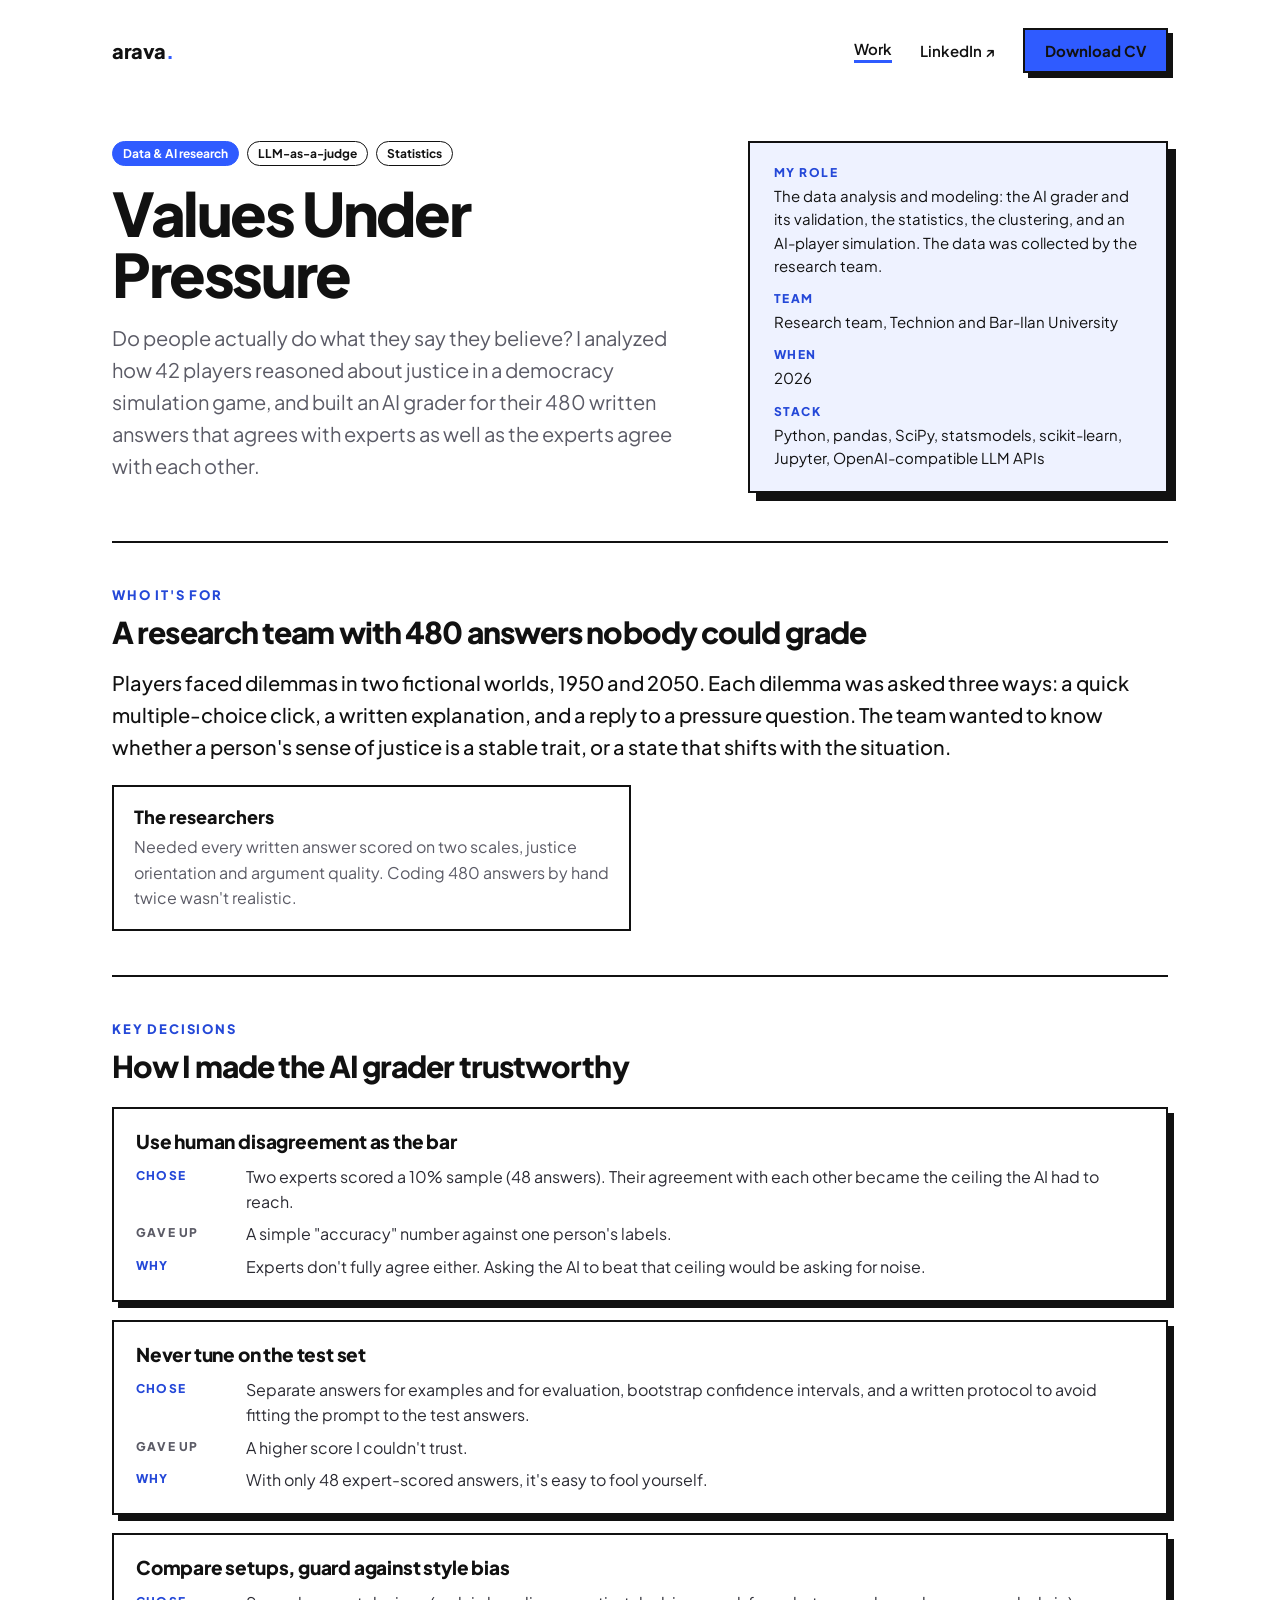
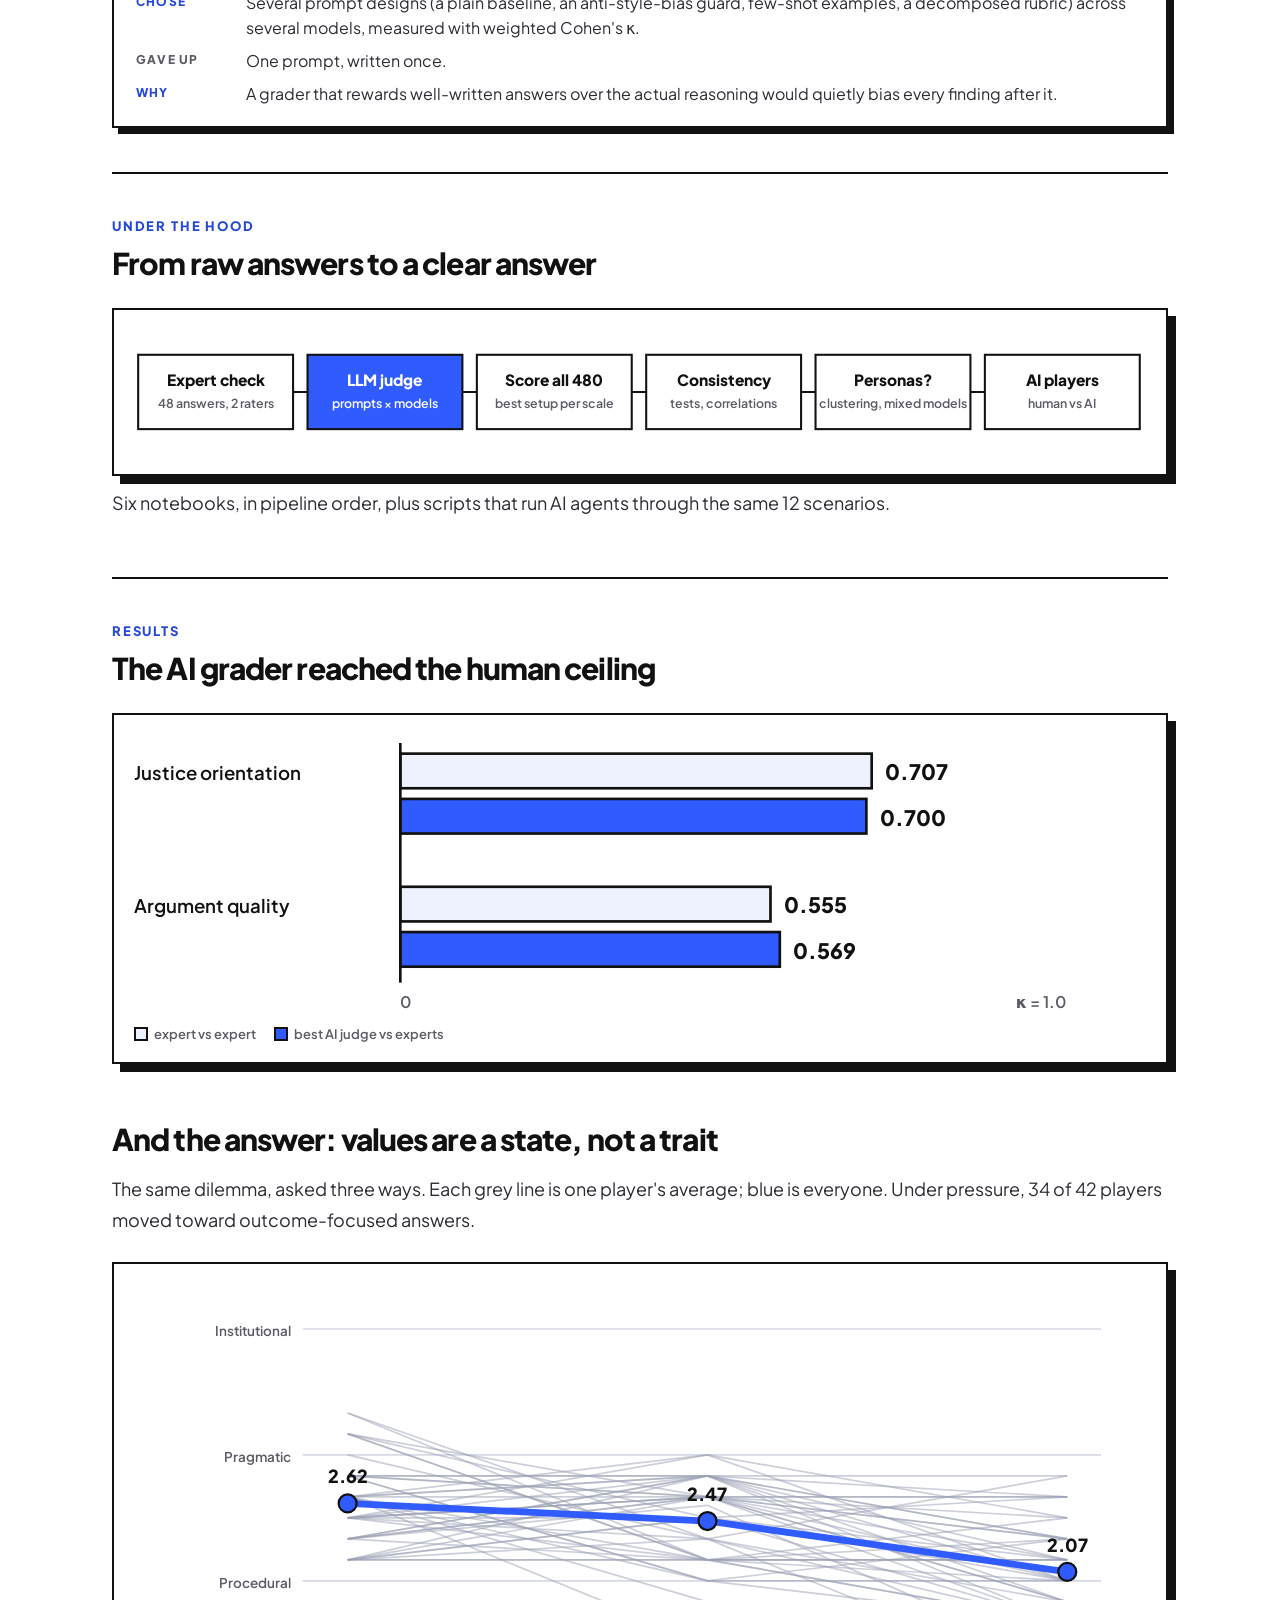
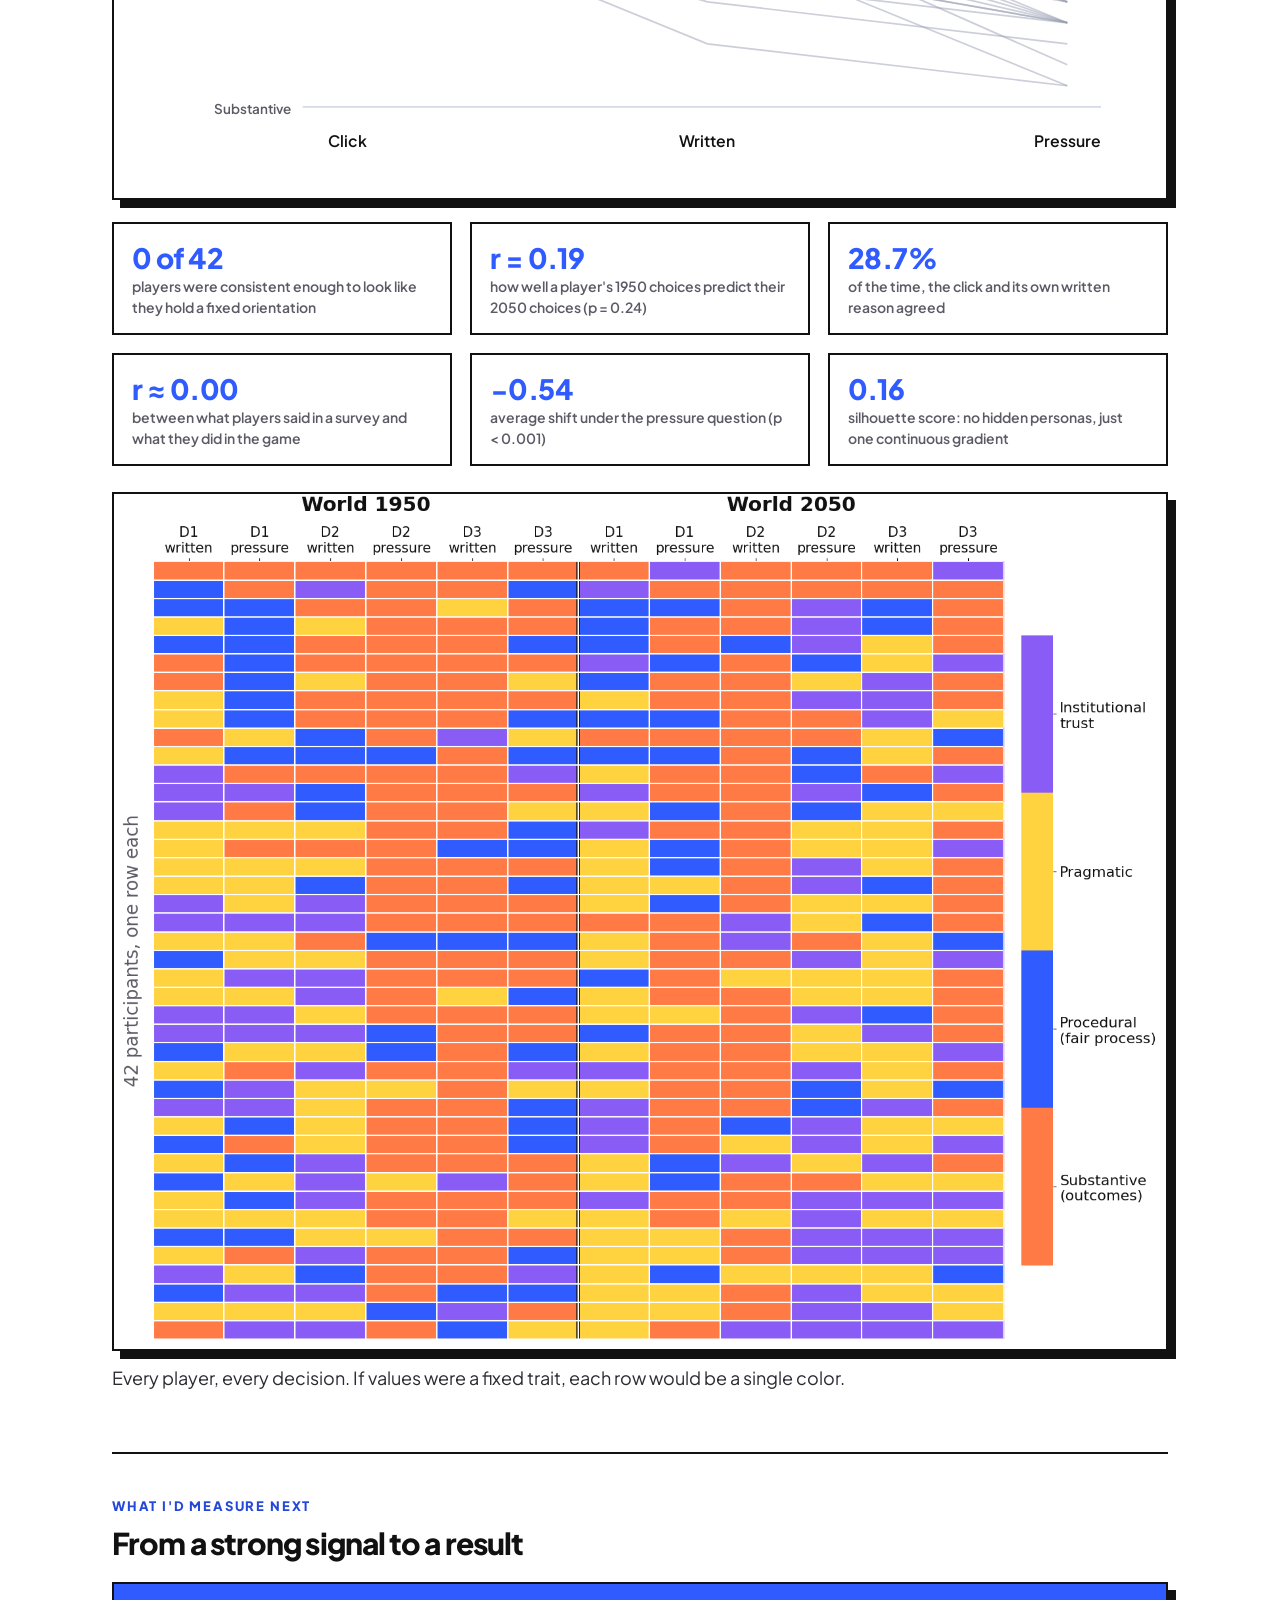
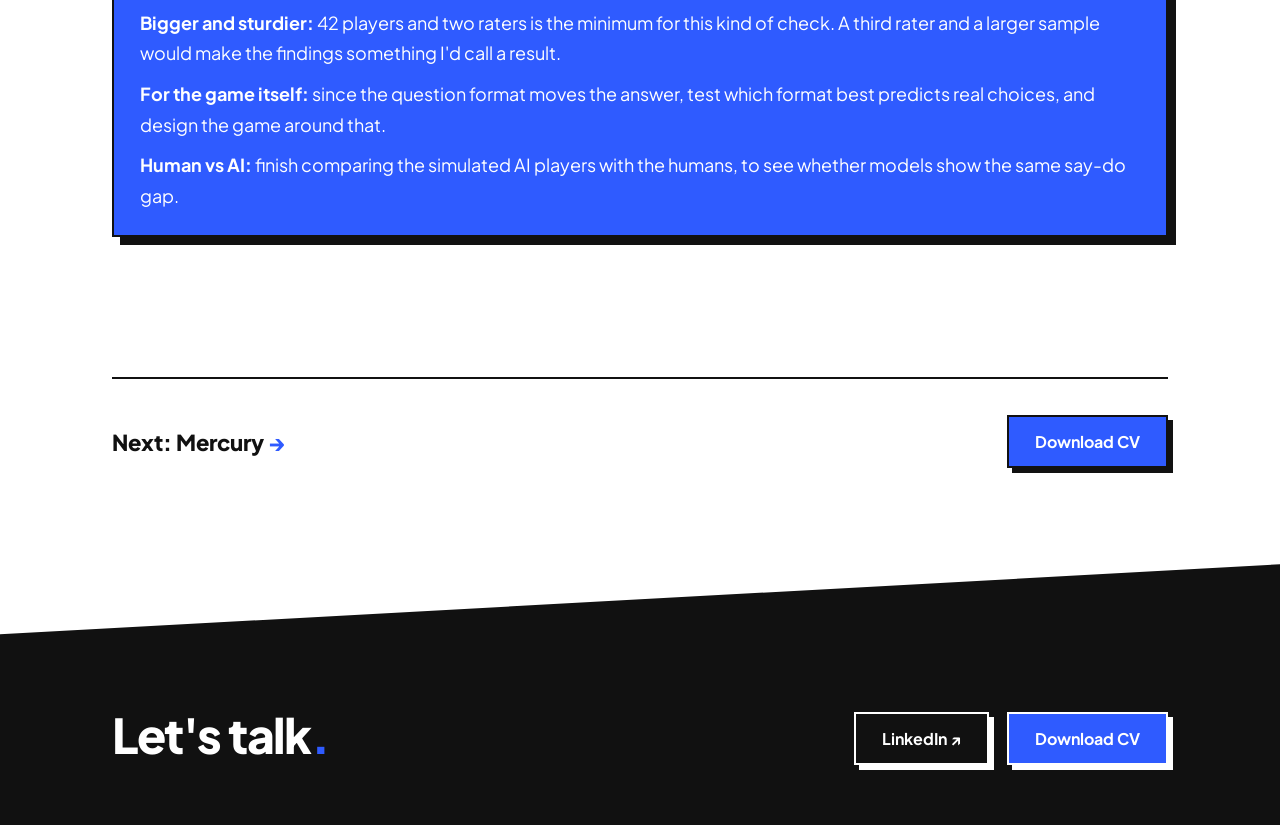
<file: work/values-under-pressure.html>
<!DOCTYPE html>
<html lang="en">
<head>
<meta charset="utf-8">
<meta name="viewport" content="width=device-width, initial-scale=1">
<title>Values Under Pressure · Arava Gendelman</title>
<meta name="description" content="Do people do what they say they believe? A data and LLM-as-a-judge study of 42 players in a democracy simulation game.">
<meta property="og:title" content="Values Under Pressure · Arava Gendelman">
<meta property="og:description" content="An AI grader that matches expert agreement, and a clear finding: values shift with the situation.">
<meta property="og:image" content="https://aravag2408.github.io/assets/img/og.png">
<link rel="icon" href="../assets/favicon.svg" type="image/svg+xml">
<link rel="preconnect" href="https://fonts.googleapis.com">
<link rel="stylesheet" href="https://fonts.googleapis.com/css2?family=Plus+Jakarta+Sans:wght@400;500;600;700;800&display=swap">
<link rel="stylesheet" href="../assets/style.css">
</head>
<body>
<div class="wrap">
  <nav>
    <a class="logo" href="../index.html">arava<span>.</span></a>
    <div class="links"><a class="on" href="../work.html">Work</a><a href="https://www.linkedin.com/in/arava-gendelman" target="_blank" rel="noopener">LinkedIn ↗</a><a class="btn" href="../assets/cv.pdf" download>Download CV</a></div>
  </nav>

  <header class="cs-head">
    <div>
      <div class="meta"><span class="tag b">Data &amp; AI research</span><span class="tag">LLM-as-a-judge</span><span class="tag">Statistics</span></div>
      <h1>Values Under Pressure</h1>
      <p class="sum">Do people actually do what they say they believe? I analyzed how 42 players reasoned about justice in a democracy simulation game, and built an AI grader for their 480 written answers that agrees with experts as well as the experts agree with each other.</p>
    </div>
    <dl class="facts">
      <dt>My role</dt><dd>The data analysis and modeling: the AI grader and its validation, the statistics, the clustering, and an AI-player simulation. The data was collected by the research team.</dd>
      <dt>Team</dt><dd>Research team, Technion and Bar-Ilan University</dd>
      <dt>When</dt><dd>2026</dd>
      <dt>Stack</dt><dd>Python, pandas, SciPy, statsmodels, scikit-learn, Jupyter, OpenAI-compatible LLM APIs</dd>
    </dl>
  </header>

  <div class="cs-body cs-wide">
    <section id="users">
      <div class="eyebrow-s">Who it's for</div>
      <h2>A research team with 480 answers nobody could grade</h2>
      <p class="lead">Players faced dilemmas in two fictional worlds, 1950 and 2050. Each dilemma was asked three ways: a quick multiple-choice click, a written explanation, and a reply to a pressure question. The team wanted to know whether a person's sense of justice is a stable trait, or a state that shifts with the situation.</p>
      <div class="features">
        <div class="feature"><h3>The researchers</h3><p>Needed every written answer scored on two scales, justice orientation and argument quality. Coding 480 answers by hand twice wasn't realistic.</p></div>
      </div>
    </section>

    <section id="decisions">
      <div class="eyebrow-s">Key decisions</div>
      <h2>How I made the AI grader trustworthy</h2>
      <div class="decisions">
        <div class="decision"><h3>Use human disagreement as the bar</h3><dl>
          <dt>Chose</dt><dd>Two experts scored a 10% sample (48 answers). Their agreement with each other became the ceiling the AI had to reach.</dd>
          <dt class="gave">Gave up</dt><dd>A simple "accuracy" number against one person's labels.</dd>
          <dt>Why</dt><dd>Experts don't fully agree either. Asking the AI to beat that ceiling would be asking for noise.</dd></dl></div>
        <div class="decision"><h3>Never tune on the test set</h3><dl>
          <dt>Chose</dt><dd>Separate answers for examples and for evaluation, bootstrap confidence intervals, and a written protocol to avoid fitting the prompt to the test answers.</dd>
          <dt class="gave">Gave up</dt><dd>A higher score I couldn't trust.</dd>
          <dt>Why</dt><dd>With only 48 expert-scored answers, it's easy to fool yourself.</dd></dl></div>
        <div class="decision"><h3>Compare setups, guard against style bias</h3><dl>
          <dt>Chose</dt><dd>Several prompt designs (a plain baseline, an anti-style-bias guard, few-shot examples, a decomposed rubric) across several models, measured with weighted Cohen's κ.</dd>
          <dt class="gave">Gave up</dt><dd>One prompt, written once.</dd>
          <dt>Why</dt><dd>A grader that rewards well-written answers over the actual reasoning would quietly bias every finding after it.</dd></dl></div>
      </div>
    </section>

    <section id="under-the-hood">
      <div class="eyebrow-s">Under the hood</div>
      <h2>From raw answers to a clear answer</h2>
      <div class="diagram">
        <svg viewBox="0 0 980 120" role="img" aria-label="Pipeline: expert validation, LLM judge experiments, scoring all 480 answers, consistency analysis, clustering and mixed models, then an AI-player simulation for comparison.">
          <rect class="box" x="4" y="24" width="150" height="72"/><text class="title" x="79" y="54" text-anchor="middle">Expert check</text><text class="muted" x="79" y="76" text-anchor="middle">48 answers, 2 raters</text>
          <rect class="box core" x="168" y="24" width="150" height="72"/><text class="title on-blue" x="243" y="54" text-anchor="middle">LLM judge</text><text class="on-blue" x="243" y="76" text-anchor="middle" font-size="12" font-weight="600">prompts × models</text>
          <rect class="box" x="332" y="24" width="150" height="72"/><text class="title" x="407" y="54" text-anchor="middle">Score all 480</text><text class="muted" x="407" y="76" text-anchor="middle">best setup per scale</text>
          <rect class="box" x="496" y="24" width="150" height="72"/><text class="title" x="571" y="54" text-anchor="middle">Consistency</text><text class="muted" x="571" y="76" text-anchor="middle">tests, correlations</text>
          <rect class="box" x="660" y="24" width="150" height="72"/><text class="title" x="735" y="54" text-anchor="middle">Personas?</text><text class="muted" x="735" y="76" text-anchor="middle">clustering, mixed models</text>
          <rect class="box" x="824" y="24" width="150" height="72"/><text class="title" x="899" y="54" text-anchor="middle">AI players</text><text class="muted" x="899" y="76" text-anchor="middle">human vs AI</text>
          <path class="edge" d="M154 60 H168 M318 60 H332 M482 60 H496 M646 60 H660 M810 60 H824"/>
        </svg>
      </div>
      <p class="caption">Six notebooks, in pipeline order, plus scripts that run AI agents through the same 12 scenarios.</p>
    </section>

    <section id="results">
      <div class="eyebrow-s">Results</div>
      <h2>The AI grader reached the human ceiling</h2>
      <div class="chart wide">
        <svg viewBox="0 0 760 210" role="img" aria-label="Weighted Cohen's kappa. Justice orientation: experts with each other 0.707, best AI judge 0.700. Argument quality: experts 0.555, best AI judge 0.569.">
          <text class="lbl" x="0" y="34">Justice orientation</text>
          <rect class="bar ghost" x="200" y="14" width="354" height="26"/><text class="val" x="564" y="34">0.707</text>
          <rect class="bar" x="200" y="48" width="350" height="26"/><text class="val" x="560" y="68">0.700</text>
          <text class="lbl" x="0" y="134">Argument quality</text>
          <rect class="bar ghost" x="200" y="114" width="278" height="26"/><text class="val" x="488" y="134">0.555</text>
          <rect class="bar" x="200" y="148" width="285" height="26"/><text class="val" x="495" y="168">0.569</text>
          <line class="axis" x1="200" y1="6" x2="200" y2="186"/>
          <text class="muted" x="200" y="205">0</text><text class="muted" x="700" y="205" text-anchor="end">κ = 1.0</text>
        </svg>
        <div class="chart-legend"><span><i style="background:var(--soft)"></i>expert vs expert</span><span><i style="background:var(--blue)"></i>best AI judge vs experts</span></div>
      </div>
      <h2 class="sub">And the answer: values are a state, not a trait</h2>
      <p>The same dilemma, asked three ways. Each grey line is one player's average; blue is everyone. Under pressure, 34 of 42 players moved toward outcome-focused answers.</p>
      <div class="chart wide"><svg viewBox="0 0 900 440" role="img" aria-label="Average justice orientation of each of 42 players across three rounds: a quick click, a written reason, and a reply under pressure. The average falls from 2.62 to 2.47 to 2.07, toward the substantive end; 34 of 42 players end lower under pressure.">
<line x1="150" x2="860" y1="40.0" y2="40.0" stroke="#d6d9e6" stroke-width="1.5"/>
<text class="muted" x="140" y="46.0" text-anchor="end">Institutional</text>
<line x1="150" x2="860" y1="152.0" y2="152.0" stroke="#d6d9e6" stroke-width="1.5"/>
<text class="muted" x="140" y="158.0" text-anchor="end">Pragmatic</text>
<line x1="150" x2="860" y1="264.0" y2="264.0" stroke="#d6d9e6" stroke-width="1.5"/>
<text class="muted" x="140" y="270.0" text-anchor="end">Procedural</text>
<line x1="150" x2="860" y1="376.0" y2="376.0" stroke="#d6d9e6" stroke-width="1.5"/>
<text class="muted" x="140" y="382.0" text-anchor="end">Substantive</text>
<polyline points="190.0,170.7 510.0,170.7 830.0,226.7" fill="none" stroke="#9aa0b4" stroke-opacity=".5" stroke-width="1.5"/>
<polyline points="190.0,245.3 510.0,189.3 830.0,189.3" fill="none" stroke="#9aa0b4" stroke-opacity=".5" stroke-width="1.5"/>
<polyline points="190.0,170.7 510.0,189.3 830.0,208.0" fill="none" stroke="#9aa0b4" stroke-opacity=".5" stroke-width="1.5"/>
<polyline points="190.0,245.3 510.0,245.3 830.0,226.7" fill="none" stroke="#9aa0b4" stroke-opacity=".5" stroke-width="1.5"/>
<polyline points="190.0,189.3 510.0,282.7 830.0,320.0" fill="none" stroke="#9aa0b4" stroke-opacity=".5" stroke-width="1.5"/>
<polyline points="190.0,226.7 510.0,189.3 830.0,264.0" fill="none" stroke="#9aa0b4" stroke-opacity=".5" stroke-width="1.5"/>
<polyline points="190.0,208.0 510.0,245.3 830.0,301.3" fill="none" stroke="#9aa0b4" stroke-opacity=".5" stroke-width="1.5"/>
<polyline points="190.0,189.3 510.0,264.0 830.0,264.0" fill="none" stroke="#9aa0b4" stroke-opacity=".5" stroke-width="1.5"/>
<polyline points="190.0,226.7 510.0,170.7 830.0,226.7" fill="none" stroke="#9aa0b4" stroke-opacity=".5" stroke-width="1.5"/>
<polyline points="190.0,189.3 510.0,152.0 830.0,208.0" fill="none" stroke="#9aa0b4" stroke-opacity=".5" stroke-width="1.5"/>
<polyline points="190.0,152.0 510.0,226.7 830.0,170.7" fill="none" stroke="#9aa0b4" stroke-opacity=".5" stroke-width="1.5"/>
<polyline points="190.0,133.3 510.0,189.3 830.0,282.7" fill="none" stroke="#9aa0b4" stroke-opacity=".5" stroke-width="1.5"/>
<polyline points="190.0,208.0 510.0,152.0 830.0,264.0" fill="none" stroke="#9aa0b4" stroke-opacity=".5" stroke-width="1.5"/>
<polyline points="190.0,133.3 510.0,208.0 830.0,245.3" fill="none" stroke="#9aa0b4" stroke-opacity=".5" stroke-width="1.5"/>
<polyline points="190.0,189.3 510.0,245.3 830.0,245.3" fill="none" stroke="#9aa0b4" stroke-opacity=".5" stroke-width="1.5"/>
<polyline points="190.0,245.3 510.0,170.7 830.0,189.3" fill="none" stroke="#9aa0b4" stroke-opacity=".5" stroke-width="1.5"/>
<polyline points="190.0,170.7 510.0,189.3 830.0,282.7" fill="none" stroke="#9aa0b4" stroke-opacity=".5" stroke-width="1.5"/>
<polyline points="190.0,189.3 510.0,170.7 830.0,170.7" fill="none" stroke="#9aa0b4" stroke-opacity=".5" stroke-width="1.5"/>
<polyline points="190.0,245.3 510.0,226.7 830.0,357.3" fill="none" stroke="#9aa0b4" stroke-opacity=".5" stroke-width="1.5"/>
<polyline points="190.0,208.0 510.0,208.0 830.0,189.3" fill="none" stroke="#9aa0b4" stroke-opacity=".5" stroke-width="1.5"/>
<polyline points="190.0,170.7 510.0,170.7 830.0,282.7" fill="none" stroke="#9aa0b4" stroke-opacity=".5" stroke-width="1.5"/>
<polyline points="190.0,208.0 510.0,189.3 830.0,245.3" fill="none" stroke="#9aa0b4" stroke-opacity=".5" stroke-width="1.5"/>
<polyline points="190.0,226.7 510.0,170.7 830.0,301.3" fill="none" stroke="#9aa0b4" stroke-opacity=".5" stroke-width="1.5"/>
<polyline points="190.0,245.3 510.0,208.0 830.0,301.3" fill="none" stroke="#9aa0b4" stroke-opacity=".5" stroke-width="1.5"/>
<polyline points="190.0,189.3 510.0,170.7 830.0,245.3" fill="none" stroke="#9aa0b4" stroke-opacity=".5" stroke-width="1.5"/>
<polyline points="190.0,226.7 510.0,196.8 830.0,338.7" fill="none" stroke="#9aa0b4" stroke-opacity=".5" stroke-width="1.5"/>
<polyline points="190.0,226.7 510.0,245.3 830.0,245.3" fill="none" stroke="#9aa0b4" stroke-opacity=".5" stroke-width="1.5"/>
<polyline points="190.0,189.3 510.0,189.3 830.0,301.3" fill="none" stroke="#9aa0b4" stroke-opacity=".5" stroke-width="1.5"/>
<polyline points="190.0,208.0 510.0,189.3 830.0,226.7" fill="none" stroke="#9aa0b4" stroke-opacity=".5" stroke-width="1.5"/>
<polyline points="190.0,189.3 510.0,320.0 830.0,357.3" fill="none" stroke="#9aa0b4" stroke-opacity=".5" stroke-width="1.5"/>
<polyline points="190.0,133.3 510.0,245.3 830.0,245.3" fill="none" stroke="#9aa0b4" stroke-opacity=".5" stroke-width="1.5"/>
<polyline points="190.0,170.7 510.0,264.0 830.0,226.7" fill="none" stroke="#9aa0b4" stroke-opacity=".5" stroke-width="1.5"/>
<polyline points="190.0,114.7 510.0,226.7 830.0,282.7" fill="none" stroke="#9aa0b4" stroke-opacity=".5" stroke-width="1.5"/>
<polyline points="190.0,208.0 510.0,189.3 830.0,189.3" fill="none" stroke="#9aa0b4" stroke-opacity=".5" stroke-width="1.5"/>
<polyline points="190.0,170.7 510.0,264.0 830.0,301.3" fill="none" stroke="#9aa0b4" stroke-opacity=".5" stroke-width="1.5"/>
<polyline points="190.0,245.3 510.0,245.3 830.0,264.0" fill="none" stroke="#9aa0b4" stroke-opacity=".5" stroke-width="1.5"/>
<polyline points="190.0,208.0 510.0,226.7 830.0,301.3" fill="none" stroke="#9aa0b4" stroke-opacity=".5" stroke-width="1.5"/>
<polyline points="190.0,245.3 510.0,208.0 830.0,264.0" fill="none" stroke="#9aa0b4" stroke-opacity=".5" stroke-width="1.5"/>
<polyline points="190.0,226.7 510.0,189.3 830.0,226.7" fill="none" stroke="#9aa0b4" stroke-opacity=".5" stroke-width="1.5"/>
<polyline points="190.0,208.0 510.0,170.7 830.0,264.0" fill="none" stroke="#9aa0b4" stroke-opacity=".5" stroke-width="1.5"/>
<polyline points="190.0,114.7 510.0,245.3 830.0,208.0" fill="none" stroke="#9aa0b4" stroke-opacity=".5" stroke-width="1.5"/>
<polyline points="190.0,133.3 510.0,245.3 830.0,301.3" fill="none" stroke="#9aa0b4" stroke-opacity=".5" stroke-width="1.5"/>
<polyline points="190.0,195.1 510.0,210.8 830.0,256.0" fill="none" stroke="#2f5bff" stroke-width="6" stroke-linejoin="round"/>
<circle cx="190.0" cy="195.1" r="8" fill="#2f5bff" stroke="#111" stroke-width="2"/>
<text class="val" x="190.0" y="177.1" text-anchor="middle">2.62</text>
<circle cx="510.0" cy="210.8" r="8" fill="#2f5bff" stroke="#111" stroke-width="2"/>
<text class="val" x="510.0" y="192.8" text-anchor="middle">2.47</text>
<circle cx="830.0" cy="256.0" r="8" fill="#2f5bff" stroke="#111" stroke-width="2"/>
<text class="val" x="830.0" y="238.0" text-anchor="middle">2.07</text>
<text class="lbl" x="190.0" y="412" text-anchor="middle">Click</text>
<text class="lbl" x="510.0" y="412" text-anchor="middle">Written</text>
<text class="lbl" x="830.0" y="412" text-anchor="middle">Pressure</text>
</svg></div>
      <div class="stat-row">
        <div><b>0 of 42</b><span>players were consistent enough to look like they hold a fixed orientation</span></div>
        <div><b>r = 0.19</b><span>how well a player's 1950 choices predict their 2050 choices (p = 0.24)</span></div>
        <div><b>28.7%</b><span>of the time, the click and its own written reason agreed</span></div>
        <div><b>r ≈ 0.00</b><span>between what players said in a survey and what they did in the game</span></div>
        <div><b>−0.54</b><span>average shift under the pressure question (p &lt; 0.001)</span></div>
        <div><b>0.16</b><span>silhouette score: no hidden personas, just one continuous gradient</span></div>
      </div>
      <img class="figure" src="../assets/img/decisions.png" alt="Grid of 42 participants by 12 decisions, colored by reasoning type: almost every row mixes several colors" loading="lazy">
      <p class="caption">Every player, every decision. If values were a fixed trait, each row would be a single color.</p>
    </section>

    <section id="next">
      <div class="eyebrow-s">What I'd measure next</div>
      <h2>From a strong signal to a result</h2>
      <div class="next-box">
        <p><b>Bigger and sturdier:</b> 42 players and two raters is the minimum for this kind of check. A third rater and a larger sample would make the findings something I'd call a result.</p>
        <p><b>For the game itself:</b> since the question format moves the answer, test which format best predicts real choices, and design the game around that.</p>
        <p><b>Human vs AI:</b> finish comparing the simulated AI players with the humans, to see whether models show the same say-do gap.</p>
      </div>
    </section>
  </div>

  <div class="next-cs"><a class="t" href="mercury.html">Next: Mercury <span>→</span></a><a class="btn" href="../assets/cv.pdf" download>Download CV</a></div>
</div>

<footer>
  <div class="wrap"><h2>Let's talk<span>.</span></h2><div class="foot-links"><a class="btn ghost" href="https://www.linkedin.com/in/arava-gendelman" target="_blank" rel="noopener">LinkedIn ↗</a><a class="btn" href="../assets/cv.pdf" download>Download CV</a></div></div>
</footer>
</body>
</html>
</file>
<file: assets/style.css>
:root { --blue:#2f5bff; --blue-text:#2448d8; --ink:#111111; --soft:#eef2ff; --muted:#5b5b66; --paper:#ffffff; }
* { box-sizing:border-box; margin:0; padding:0; }
html { scroll-behavior:smooth; }
body { font-family:'Plus Jakarta Sans',system-ui,-apple-system,'Segoe UI',sans-serif; color:var(--ink); background:var(--paper); }
img { max-width:100%; display:block; }
a:focus-visible, .btn:focus-visible { outline:3px solid var(--blue); outline-offset:3px; }
.wrap { max-width:1120px; margin:0 auto; padding:0 32px; }

nav { display:flex; justify-content:space-between; align-items:center; padding:28px 0; }
.logo { font-weight:800; font-size:20px; letter-spacing:-.02em; color:var(--ink); text-decoration:none; }
.logo span, footer h2 span, .hero h1 .dot { color:var(--blue); }
.links { display:flex; gap:28px; font-weight:600; font-size:15px; align-items:center; }
.links a { color:var(--ink); text-decoration:none; }
.links a.on { border-bottom:3px solid var(--blue); padding-bottom:2px; }
.links .btn { padding:11px 20px; }

.btn { display:inline-block; background:var(--blue); color:#fff; padding:14px 26px; border:2px solid var(--ink); box-shadow:5px 5px 0 var(--ink); font-weight:700; text-decoration:none; transition:transform .12s, box-shadow .12s; }
.btn:hover { transform:translate(2px,2px); box-shadow:3px 3px 0 var(--ink); }
.btn.ghost { background:#fff; color:var(--ink); }

.eyebrow { font-weight:700; color:var(--blue); font-size:14px; letter-spacing:.14em; text-transform:uppercase; }
.tag { font-size:12px; font-weight:700; border:1.5px solid var(--ink); padding:4px 10px; border-radius:99px; }
.tag.b { background:var(--blue); color:#fff; border-color:var(--blue); }
.hl { position:relative; white-space:nowrap; }
.hl svg { position:absolute; left:-6px; bottom:-14px; width:calc(100% + 12px); height:24px; }

/* Home */
.hero { min-height:calc(100vh - 100px); display:grid; grid-template-columns:1.2fr .8fr; gap:56px; align-items:center; padding-bottom:40px; }
.hero h1 { font-size:76px; line-height:1; font-weight:800; letter-spacing:-.04em; margin:20px 0 26px; }
.lede { font-size:20px; line-height:1.6; color:var(--muted); max-width:540px; }
.cta { margin-top:40px; display:flex; gap:20px; flex-wrap:wrap; }
.stack { position:relative; height:420px; }
.tile { position:absolute; border:2px solid var(--ink); box-shadow:8px 8px 0 var(--ink); padding:18px 20px; background:#fff; width:250px; }
.tile b { display:block; font-size:28px; font-weight:800; color:var(--blue); letter-spacing:-.02em; }
.tile span { font-size:13px; color:var(--muted); font-weight:600; }
.tile.t1 { top:10px; left:10px; transform:rotate(-3deg); }
.tile.t2 { top:140px; right:0; background:var(--blue); transform:rotate(2deg); }
.tile.t2 b, .tile.t2 span { color:#fff; }
.tile.t3 { top:280px; left:40px; transform:rotate(-1deg); }
.stack .scribble { position:absolute; right:10px; top:-30px; width:110px; }

.why { background:var(--soft); border-top:2px solid var(--ink); border-bottom:2px solid var(--ink); }
.why .wrap { display:grid; grid-template-columns:220px 1fr; gap:48px; padding-top:88px; padding-bottom:88px; }
.why h2 { font-size:15px; letter-spacing:.14em; text-transform:uppercase; color:var(--blue-text); padding-top:8px; }
.why p { font-size:28px; line-height:1.5; font-weight:500; letter-spacing:-.01em; }
.why .go { margin-top:40px; }

footer { background:var(--ink); color:#fff; clip-path:polygon(0 70px,100% 0,100% 100%,0 100%); padding:140px 0 60px; }
footer .wrap { display:flex; justify-content:space-between; align-items:flex-end; gap:24px; flex-wrap:wrap; }
footer h2 { font-size:48px; font-weight:800; letter-spacing:-.03em; }
footer .btn { box-shadow:5px 5px 0 #fff; border-color:#fff; }

@media (max-width: 860px) {
  .wrap { padding:0 16px; }
  .links { gap:16px; }
  .hero { grid-template-columns:1fr; min-height:auto; padding:24px 0 56px; gap:40px; }
  .hero h1 { font-size:46px; }
  .stack { height:auto; display:grid; gap:18px; }
  .tile, .tile.t1, .tile.t2, .tile.t3 { position:static; width:auto; transform:none; }
  .stack .scribble { display:none; }
  .why .wrap { grid-template-columns:1fr; gap:16px; padding-top:56px; padding-bottom:56px; }
  .why p { font-size:21px; }
  footer h2 { font-size:36px; }
}

/* Work */
header.page { padding:48px 0 56px; position:relative; }
header.page h1 { font-size:72px; font-weight:800; letter-spacing:-.04em; line-height:1; }
header.page h1 span { color:var(--blue); }
header.page p { margin-top:18px; font-size:19px; color:var(--muted); max-width:560px; line-height:1.6; }
header.page .scribble { position:absolute; right:40px; top:30px; width:130px; }
.project { display:grid; grid-template-columns:1fr 1.1fr; gap:48px; align-items:center; padding:56px 0; border-top:2px solid var(--ink); }
.project.flip .visual { order:2; }
.visual { border:2px solid var(--ink); box-shadow:10px 10px 0 var(--ink); background:var(--soft); overflow:hidden; }
.visual img { width:100%; aspect-ratio:16/10; object-fit:cover; object-position:top; }
.visual img.fit { object-fit:contain; background:#fff; padding:8px; }
.funnel { aspect-ratio:16/10; padding:28px 26px; display:flex; flex-direction:column; justify-content:center; gap:22px; background:#fff; }
.f-row { display:grid; grid-template-columns:1fr; gap:4px; }
.f-bar { height:18px; background:var(--blue); border:2px solid var(--ink); }
.f-row b { font-size:24px; font-weight:800; letter-spacing:-.02em; }
.f-row span { font-size:14px; color:var(--muted); font-weight:600; }
.meta { display:flex; flex-wrap:wrap; gap:8px; margin-bottom:16px; }
.project h2 { font-size:36px; font-weight:800; letter-spacing:-.03em; margin-bottom:12px; }
.project p { font-size:17px; line-height:1.65; color:var(--muted); }
.project .num { margin-top:20px; font-size:15px; font-weight:600; }
.project .num b { color:var(--blue); font-size:22px; font-weight:800; margin-right:6px; }
.actions { margin-top:26px; display:flex; gap:22px; align-items:center; flex-wrap:wrap; }
.actions a.t { font-weight:700; color:var(--ink); text-decoration:none; border-bottom:2px solid var(--ink); }
.actions small { color:var(--muted); font-size:13px; width:100%; }
.more-h { margin-top:24px; padding:40px 0 24px; border-top:2px solid var(--ink); display:flex; justify-content:space-between; align-items:flex-end; gap:16px; flex-wrap:wrap; }
.more-h h2 { font-size:32px; font-weight:800; letter-spacing:-.03em; }
.more-h p { color:var(--muted); }
.small-grid { display:grid; grid-template-columns:repeat(2,1fr); gap:26px; padding-bottom:110px; }
.sm { border:2px solid var(--ink); box-shadow:6px 6px 0 var(--ink); padding:24px 22px; display:flex; flex-direction:column; }
.sm h3 { font-size:20px; font-weight:800; margin:6px 0 8px; letter-spacing:-.02em; }
.sm p { color:var(--muted); font-size:15px; line-height:1.55; flex:1; }
.sm .note { margin-top:14px; font-size:13px; background:var(--soft); padding:8px 10px; border-left:3px solid var(--blue); color:var(--ink); }
.sm .sm-links { margin-top:18px; display:flex; gap:16px; flex-wrap:wrap; }
.sm .sm-links a { font-weight:700; color:var(--blue); text-decoration:none; }
@media (max-width: 860px) {
  header.page h1 { font-size:48px; }
  header.page .scribble { display:none; }
  .project { grid-template-columns:1fr; gap:28px; padding:40px 0; }
  .project.flip .visual { order:0; }
  .project h2 { font-size:28px; }
  .small-grid { grid-template-columns:1fr; }
}

/* Case studies */
.cs-head { padding:40px 0 48px; display:grid; grid-template-columns:1.4fr 1fr; gap:48px; align-items:start; }
.cs-head h1 { font-size:60px; font-weight:800; letter-spacing:-.04em; line-height:1.02; margin:16px 0 18px; }
.cs-head .sum { font-size:20px; line-height:1.6; color:var(--muted); }
.cs-head .actions { margin-top:28px; }
.facts { border:2px solid var(--ink); box-shadow:8px 8px 0 var(--ink); padding:22px 24px; background:var(--soft); }
.facts dt { font-size:12px; font-weight:800; letter-spacing:.12em; text-transform:uppercase; color:var(--blue-text); margin-top:14px; }
.facts dt:first-child { margin-top:0; }
.facts dd { font-size:15px; line-height:1.55; margin-top:4px; }
.cs-body { max-width:760px; padding-bottom:96px; }
.cs-body section { padding:44px 0; border-top:2px solid var(--ink); }
.cs-body h2 { font-size:30px; font-weight:800; letter-spacing:-.03em; margin-bottom:16px; }
.cs-body p { font-size:18px; line-height:1.7; color:#2b2b33; margin-bottom:14px; }
.step { display:grid; grid-template-columns:44px 1fr; gap:14px; margin-top:22px; }
.step .n { width:36px; height:36px; border:2px solid var(--ink); background:var(--blue); color:#fff; font-weight:800; display:flex; align-items:center; justify-content:center; box-shadow:3px 3px 0 var(--ink); }
.step h3 { font-size:19px; font-weight:800; margin-bottom:6px; }
.step p { font-size:17px; margin:0; }
.stat-row { display:grid; grid-template-columns:repeat(3,1fr); gap:18px; margin:22px 0 26px; }
.stat-row div { border:2px solid var(--ink); padding:16px 18px; }
.stat-row b { display:block; font-size:28px; font-weight:800; color:var(--blue); letter-spacing:-.02em; }
.stat-row span { font-size:14px; color:var(--muted); font-weight:600; }
.figure { border:2px solid var(--ink); box-shadow:8px 8px 0 var(--ink); margin:26px 0 8px; background:#fff; }
.caption { font-size:14px; color:var(--muted); margin-top:12px; }
.next-cs { display:flex; justify-content:space-between; align-items:center; gap:16px; flex-wrap:wrap; padding:36px 0 96px; border-top:2px solid var(--ink); }
.next-cs a.t { font-size:22px; font-weight:800; color:var(--ink); text-decoration:none; }
.next-cs a.t span { color:var(--blue); }
@media (max-width: 860px) {
  .cs-head { grid-template-columns:1fr; gap:28px; }
  .cs-head h1 { font-size:40px; }
  .stat-row { grid-template-columns:1fr; }
  .cs-body p { font-size:17px; }
}

/* SugarBuddy: feature grid, architecture and deployment story */
.cs-wide { max-width:1120px; }
.features { display:grid; grid-template-columns:repeat(2,1fr); gap:18px; margin-top:22px; }
.feature { border:2px solid var(--ink); padding:18px 20px; background:#fff; }
.feature h3 { font-size:18px; font-weight:800; margin-bottom:6px; }
.feature p { font-size:16px; line-height:1.6; color:var(--muted); margin:0; }
.arch { border:2px solid var(--ink); box-shadow:8px 8px 0 var(--ink); background:var(--soft); padding:24px; margin:26px 0 8px; display:grid; grid-template-columns:repeat(3,1fr); gap:14px; align-items:stretch; }
.arch .node { background:#fff; border:2px solid var(--ink); padding:12px 14px; font-size:14px; line-height:1.45; }
.arch .node b { display:block; font-size:16px; margin-bottom:2px; }
.arch .node.core { background:var(--blue); color:#fff; grid-row:span 2; display:flex; flex-direction:column; justify-content:center; }
.deploy { display:grid; grid-template-columns:1fr auto 1fr; gap:18px; align-items:center; margin:26px 0 8px; }
.deploy .card { border:2px solid var(--ink); box-shadow:8px 8px 0 var(--ink); padding:20px 22px; background:#fff; height:100%; }
.deploy .card.free { background:var(--blue); color:#fff; }
.deploy .card h3 { font-size:20px; font-weight:800; margin-bottom:10px; }
.deploy .card ul { padding-left:18px; font-size:15px; line-height:1.6; }
.deploy .arrow { font-size:15px; font-weight:800; text-align:center; color:var(--ink); }
.deploy .arrow span { display:block; font-size:34px; color:var(--blue); }
@media (max-width: 860px) {
  .features { grid-template-columns:1fr; }
  .arch { grid-template-columns:1fr; }
  .arch .node.core { grid-row:auto; }
  .deploy { grid-template-columns:1fr; }
  .deploy .arrow span { transform:rotate(90deg); }
}
/* SugarBuddy gallery */
.gallery { display:grid; grid-template-columns:repeat(2,1fr); gap:26px; margin-top:24px; }
.gallery figure { margin:0; }
.gallery figure.wide { grid-column:1 / -1; }
.gallery img { border:2px solid var(--ink); box-shadow:8px 8px 0 var(--ink); background:#fff; width:100%; }
.gallery figcaption { font-size:15px; line-height:1.55; color:var(--muted); margin-top:14px; }
.gallery figcaption b { color:var(--ink); }
@media (max-width: 860px) { .gallery { grid-template-columns:1fr; } }
/* Small project cards with images */
.sm-img { max-width:none; width:calc(100% + 44px); margin:-24px -22px 18px; aspect-ratio:16/10; object-fit:cover; object-position:top; border-bottom:2px solid var(--ink); background:#fff; }
.sm-img.fit { object-fit:contain; padding:10px; }
.sm-duo { display:grid; grid-template-columns:1fr 1fr; gap:2px; margin:-24px -22px 18px; border-bottom:2px solid var(--ink); background:var(--ink); }
.sm-duo img { aspect-ratio:4/3; object-fit:cover; object-position:top right; background:#fff; }
/* Personal hero */
.hero h1 .dot { color:var(--blue); }
.tagline { font-size:34px; line-height:1.2; font-weight:800; letter-spacing:-.02em; margin:-6px 0 26px; max-width:560px; }
.stack { height:560px; }
.stack .me { position:absolute; top:0; left:30px; width:310px; aspect-ratio:1; object-fit:cover; border:2px solid var(--ink); box-shadow:12px 12px 0 var(--blue); transform:rotate(-2deg); }
.stack .tile.t1 { top:250px; left:-20px; }
.stack .tile.t2 { top:330px; right:-10px; }
.stack .tile.t3 { top:450px; left:20px; }
.stack .scribble { right:0; top:-20px; }
.foot-links { display:flex; gap:18px; flex-wrap:wrap; }
footer .btn.ghost { background:transparent; color:#fff; }
@media (max-width: 860px) {
  .tagline { font-size:24px; }
  .stack { height:auto; }
  .stack .me { position:static; width:100%; max-width:340px; transform:none; margin-bottom:6px; }
}.stack { height:620px; }
.stack .me { left:70px; width:300px; }
.stack .tile.t1 { top:280px; left:-30px; }
.stack .tile.t2 { top:390px; right:-20px; }
.stack .tile.t3 { top:500px; left:0; }
.stack .scribble { right:-30px; top:-30px; }
@media (max-width: 860px) {
  .stack { height:auto; }
  .links a[href*="linkedin"] { display:none; }
}
/* Trait cards */
.stack .tile { width:270px; text-decoration:none; }
.stack .tile b { font-size:20px; line-height:1.2; margin-bottom:6px; }
.stack .tile span { font-size:13px; line-height:1.45; display:block; }.stack { height:700px; }
.stack .me { left:90px; width:270px; }
.stack .tile.t1 { top:235px; left:-30px; }
.stack .tile.t2 { top:385px; right:-20px; }
.stack .tile.t3 { top:540px; left:0; }
@media (max-width: 860px) { .stack { height:auto; } }
/* Hero cards: titles only */
.stack { height:560px; }
.stack .me { left:70px; width:300px; }
.stack .tile { width:auto; padding:16px 22px; }
.stack .tile b { font-size:22px; margin:0; white-space:nowrap; }
.stack .tile.t1 { top:260px; left:-30px; }
.stack .tile.t2 { top:350px; right:-20px; }
.stack .tile.t3 { top:440px; left:10px; }
@media (max-width: 860px) { .stack { height:auto; } .stack .tile b { white-space:normal; } }
/* Hero design A: bigger photo + blue dot pattern */
.stack::before { content:""; position:absolute; top:-40px; right:-60px; width:420px; height:520px; z-index:-1;
  background-image:radial-gradient(#2f5bff 2.2px, transparent 2.4px); background-size:22px 22px; opacity:.55; }
.stack { height:600px; }
.stack .me { width:360px; left:40px; top:0; }
.stack .tile.t1 { top:300px; left:-50px; }
.stack .tile.t2 { top:395px; right:-40px; }
.stack .tile.t3 { top:490px; left:0; }
@media (max-width: 860px) {
  .stack { height:auto; }
  .stack::before { top:-16px; right:-16px; width:70%; height:300px; }
  .stack .me { width:100%; max-width:340px; }
}/* Product pages */
.eyebrow-s { font-size:13px; font-weight:800; letter-spacing:.14em; text-transform:uppercase; color:var(--blue-text); margin-bottom:10px; }
.cs-body .lead { font-size:20px; line-height:1.6; color:var(--ink); font-weight:500; }
.frame-browser { border:2px solid var(--ink); box-shadow:10px 10px 0 var(--ink); background:#fff; overflow:hidden; }
.frame-browser::before { content:""; display:block; height:28px; border-bottom:2px solid var(--ink); background:
  radial-gradient(circle at 16px 50%, var(--ink) 4px, transparent 4.5px),
  radial-gradient(circle at 32px 50%, var(--ink) 4px, transparent 4.5px),
  radial-gradient(circle at 48px 50%, var(--blue) 4px, transparent 4.5px), var(--soft); }
.frame-browser img { width:100%; display:block; }
.frame-phone { width:100%; max-width:280px; margin:0 auto; border:2px solid var(--ink); border-radius:34px; padding:10px; background:var(--ink); box-shadow:10px 10px 0 var(--blue); }
.frame-phone img { width:100%; border-radius:24px; display:block; background:#fff; }
.phones { display:grid; grid-template-columns:repeat(3,1fr); gap:28px; margin-top:26px; }
.phones figure { margin:0; }
.phones figcaption, .shot figcaption { font-size:14px; line-height:1.55; color:var(--muted); margin-top:16px; }
.phones figcaption b, .shot figcaption b { color:var(--ink); }
.shot { margin:26px 0 8px; }
.decisions { display:grid; gap:18px; margin-top:22px; }
.decision { border:2px solid var(--ink); box-shadow:6px 6px 0 var(--ink); background:#fff; padding:20px 22px; }
.decision h3 { font-size:19px; font-weight:800; letter-spacing:-.01em; margin-bottom:12px; }
.decision dl { display:grid; grid-template-columns:96px 1fr; gap:8px 14px; }
.decision dt { font-size:12px; font-weight:800; letter-spacing:.1em; text-transform:uppercase; color:var(--blue-text); padding-top:3px; }
.decision dt.gave { color:var(--muted); }
.decision dd { font-size:16px; line-height:1.55; color:#2b2b33; }
.chart, .diagram { border:2px solid var(--ink); box-shadow:8px 8px 0 var(--ink); background:#fff; padding:20px; margin:26px 0 8px; }
.chart svg, .diagram svg { width:100%; height:auto; display:block; }
.chart svg text, .diagram svg text { font-family:'Plus Jakarta Sans',system-ui,sans-serif; fill:var(--ink); }
.chart .lbl, .diagram .lbl { font-size:14px; font-weight:600; }
.chart .val { font-size:16px; font-weight:800; }
.chart .muted, .diagram .muted { fill:var(--muted); font-size:12px; font-weight:600; }
.chart .bar { fill:var(--blue); stroke:var(--ink); stroke-width:2; }
.chart .bar.ghost { fill:var(--soft); }
.chart .axis { stroke:var(--ink); stroke-width:2; }
.chart .ref { stroke:var(--ink); stroke-width:2; stroke-dasharray:5 4; }
.diagram .box { fill:#fff; stroke:var(--ink); stroke-width:2; }
.diagram .box.core { fill:var(--blue); }
.diagram .box.core + text, .diagram text.on-blue { fill:#fff; }
.diagram .box.warn { fill:#fff1f1; stroke:#c62828; }
.diagram .edge { stroke:var(--ink); stroke-width:2; fill:none; }
.diagram .edge.bad { stroke:#c62828; stroke-dasharray:6 4; }
.diagram text.title { font-size:15px; font-weight:800; }
.diagram text.warn-t { fill:#c62828; font-size:13px; font-weight:800; }
.chart-legend { display:flex; gap:18px; flex-wrap:wrap; font-size:13px; font-weight:600; color:var(--muted); margin-top:12px; }
.chart-legend i { display:inline-block; width:14px; height:14px; border:2px solid var(--ink); vertical-align:-2px; margin-right:6px; }
.next-box { border:2px solid var(--ink); background:var(--blue); color:#fff; box-shadow:8px 8px 0 var(--ink); padding:24px 26px; margin-top:20px; }
.next-box p, .cs-body .next-box p { color:#fff; margin:0 0 10px; }
.next-box p:last-child { margin:0; }
.next-box b { color:#fff; }
/* Home: What I build */
.build { padding:96px 0 104px; }
.build h2 { font-size:44px; font-weight:800; letter-spacing:-.03em; }
.build h2 span { color:var(--blue); }
.build > .wrap > p { font-size:19px; color:var(--muted); margin-top:12px; max-width:620px; line-height:1.6; }
.skills { display:grid; grid-template-columns:repeat(3,1fr); gap:24px; margin-top:44px; }
.skill { border:2px solid var(--ink); box-shadow:6px 6px 0 var(--ink); background:#fff; padding:22px; text-decoration:none; color:var(--ink); display:flex; flex-direction:column; transition:transform .12s, box-shadow .12s; }
.skill:hover { transform:translate(2px,2px); box-shadow:4px 4px 0 var(--ink); }
.skill h3 { font-size:20px; font-weight:800; letter-spacing:-.02em; margin-bottom:8px; }
.skill p { font-size:15px; line-height:1.55; color:var(--muted); flex:1; }
.skill .proof { margin-top:16px; font-size:13px; font-weight:700; color:var(--blue-text); }
.skill .ic { width:40px; height:40px; border:2px solid var(--ink); background:var(--blue); color:#fff; display:flex; align-items:center; justify-content:center; font-weight:800; margin-bottom:16px; box-shadow:3px 3px 0 var(--ink); }
.disciplines { margin:-10px 0 24px; font-weight:800; font-size:15px; letter-spacing:.14em; text-transform:uppercase; color:var(--ink); }
.disciplines span { color:var(--blue); padding:0 8px; }
@media (max-width: 860px) {
  .phones { grid-template-columns:1fr; }
  .decision dl { grid-template-columns:1fr; gap:2px; }
  .decision dd { margin-bottom:8px; }
  .chart, .diagram { padding:12px; }
  .skills { grid-template-columns:1fr; }
  .build { padding:64px 0 72px; }
  .build h2 { font-size:32px; }
}
/* Home hero v2: product/data headline */
.hero .hi { font-size:24px; font-weight:800; letter-spacing:-.02em; margin:18px 0 10px; }
.hero .hi .dot { color:var(--blue); }
.hero h1.head { font-size:54px; line-height:1.08; letter-spacing:-.035em; margin:0 0 26px; max-width:640px; }
.hero h1.head .blue { color:var(--blue); }
.hero h1.head .hl svg { bottom:-10px; }
@media (max-width: 860px) {
  .hero h1.head { font-size:36px; }
  .hero h1.head .hl { white-space:normal; }
}
.cs-head + .frame-browser { margin-bottom:24px; }
.gallery .frame-browser img { border:0; box-shadow:none; }
.cs-body h2.sub { margin-top:56px; }
@media (max-width: 860px) {
  .diagram, .chart.wide { overflow-x:auto; }
  .diagram svg { min-width:980px; }
  .chart.wide svg { min-width:720px; }
}
.frame-browser + .caption { margin:14px 0 8px; }
.chart svg text.on-blue { fill:#fff; }
/* Work cards v2 */
.visual.frame-browser img { aspect-ratio:16/10; object-fit:cover; object-position:top left; }
.visual.card-chart { background:#fff; }
.visual.card-chart svg { width:100%; height:auto; aspect-ratio:16/10; display:block; }
.visual.card-chart text { font-family:'Plus Jakarta Sans',system-ui,sans-serif; fill:var(--ink); }
.visual.card-chart .lbl { font-size:20px; font-weight:700; }
.visual.card-chart .val { font-size:22px; font-weight:800; }
.visual.card-chart .muted { font-size:16px; font-weight:600; fill:var(--muted); }
.visual.card-chart .eyebrow-t { font-size:16px; font-weight:800; letter-spacing:.12em; text-transform:uppercase; fill:var(--blue-text); }
.visual.card-chart .bar { fill:var(--blue); stroke:var(--ink); stroke-width:2; }
.visual.card-chart .bar.ghost { fill:var(--soft); }
.visual.card-chart text.on-blue { fill:#fff; }
.visual.card-chart .lbl { font-size:22px; }
.visual.card-chart .muted, .visual.card-chart .eyebrow-t { font-size:21px; }
/* Home: Hands-on with (compact) */
.build { padding:72px 0 80px; }
.build h2 { font-size:32px; }
.tried { list-style:none; display:grid; grid-template-columns:repeat(2,1fr); gap:0 40px; margin-top:28px; border-top:2px solid var(--ink); }
.tried li { border-bottom:1.5px solid #d6d9e6; }
.tried a { display:flex; justify-content:space-between; align-items:baseline; gap:16px; padding:14px 2px; text-decoration:none; color:var(--ink); }
.tried a:hover b { color:var(--blue); }
.tried b { font-size:17px; font-weight:800; }
.tried span { font-size:13px; font-weight:600; color:var(--muted); text-align:right; }
@media (max-width: 860px) { .tried { grid-template-columns:1fr; } .build h2 { font-size:28px; } }
/* Home: Tools I've used */
.tools { display:grid; grid-template-columns:140px 1fr; gap:14px 24px; margin-top:28px; padding-top:22px; border-top:2px solid var(--ink); align-items:baseline; }
.tools dt { font-size:12px; font-weight:800; letter-spacing:.12em; text-transform:uppercase; color:var(--blue-text); }
.tools dd { display:flex; flex-wrap:wrap; gap:8px; }
.tools dd span { font-size:14px; font-weight:600; border:1.5px solid var(--ink); padding:5px 11px; background:#fff; }
@media (max-width: 860px) { .tools { grid-template-columns:1fr; gap:6px; } .tools dd { margin-bottom:12px; } }
</file>
